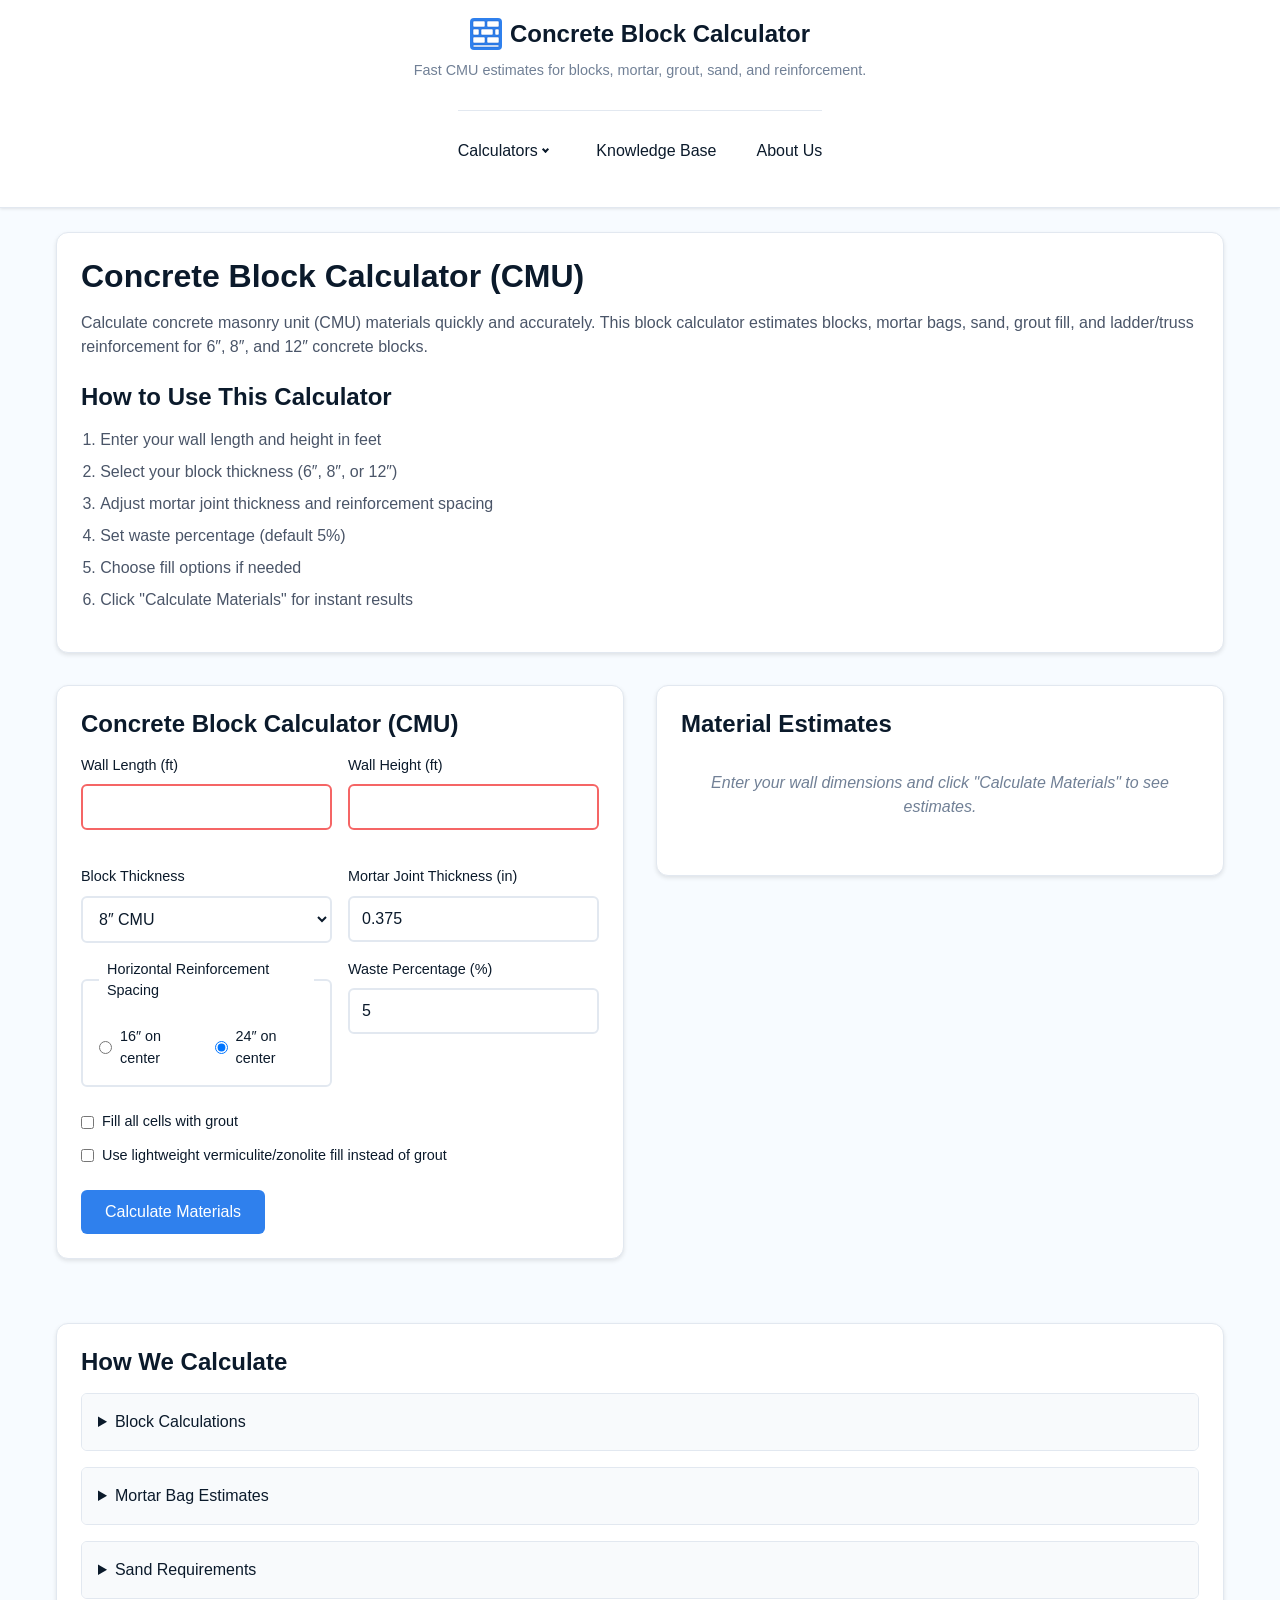
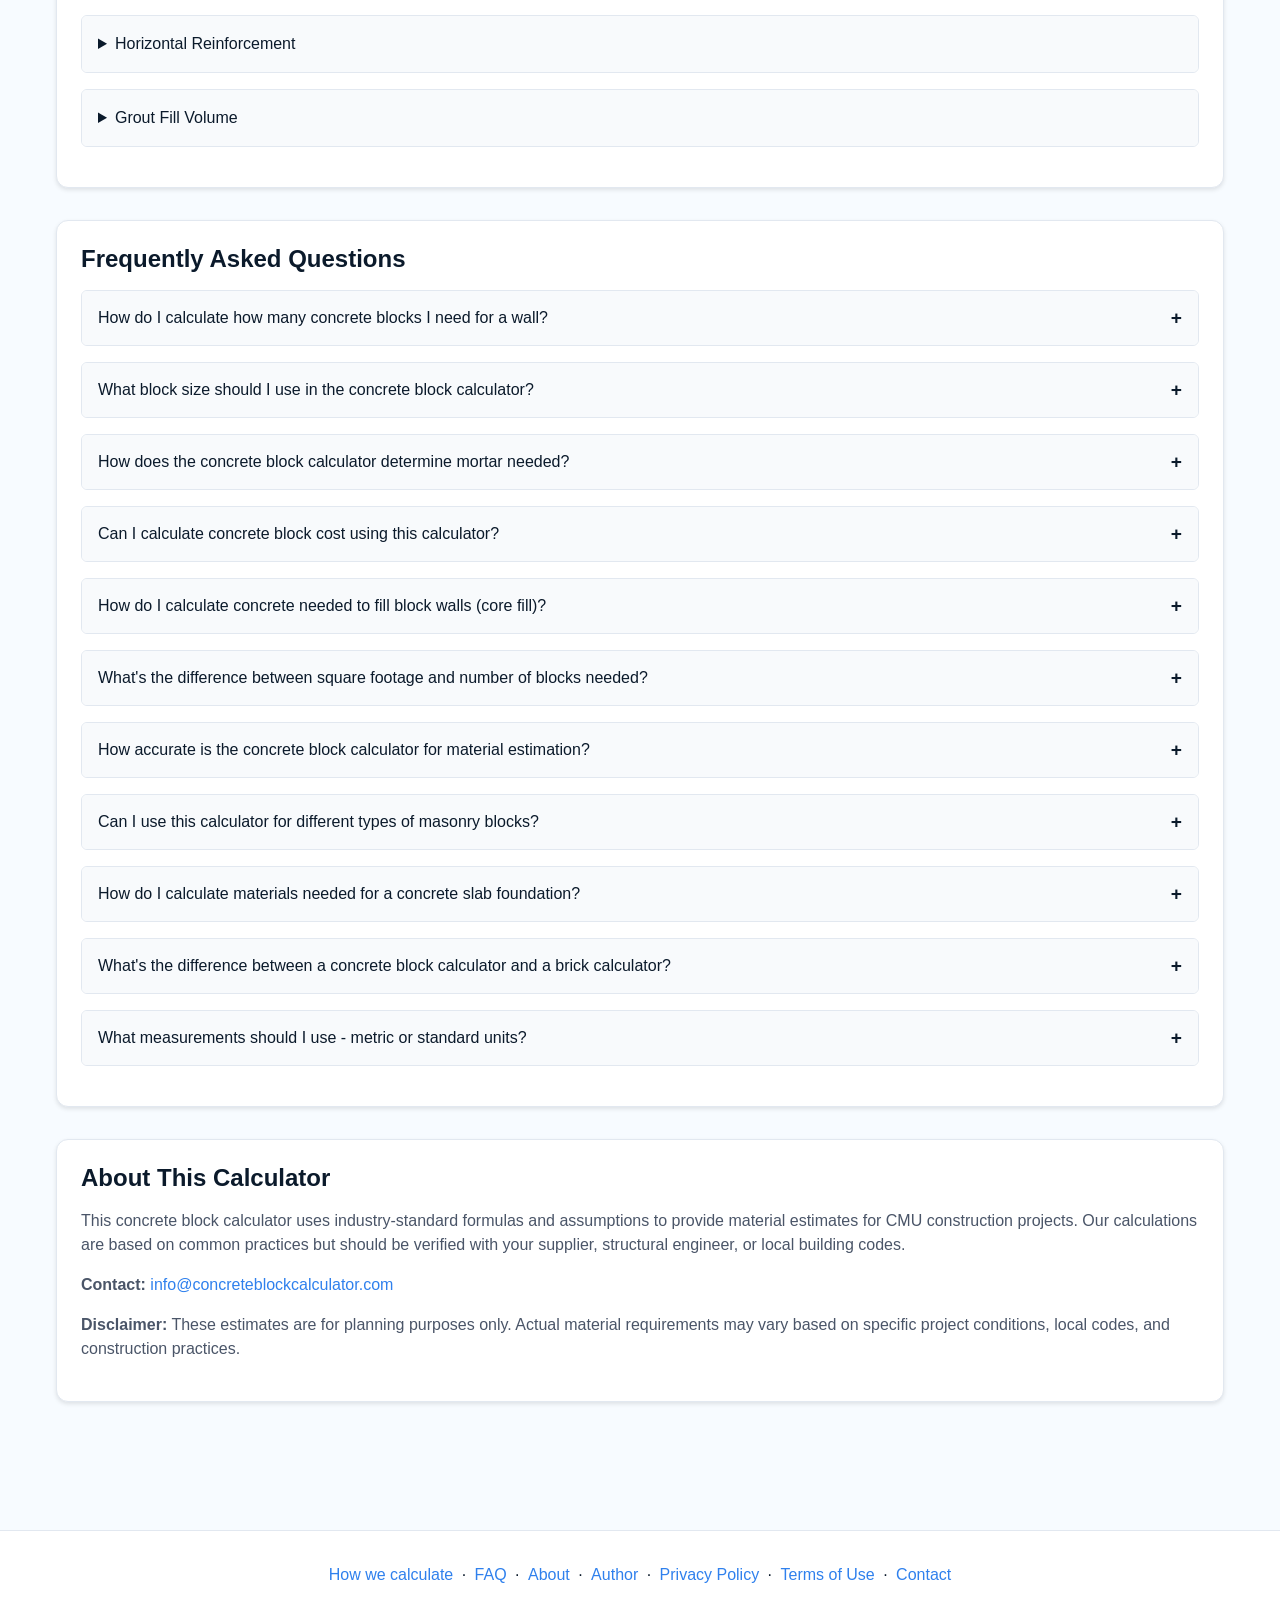
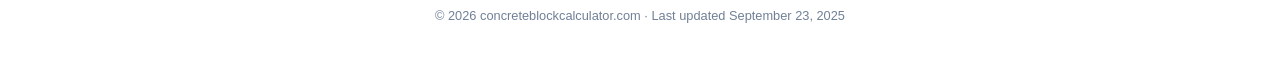
<file: index.html>
<!DOCTYPE html>
<html lang="en">
<head>
  <meta charset="utf-8">
  <title>Concrete Block Calculator (CMU) – Blocks, Mortar, Grout, Reinforcement</title>
  <meta name="viewport" content="width=device-width, initial-scale=1">
  <meta name="description" content="Calculate concrete block (CMU) materials for 6″, 8″, and 12″ blocks. Estimate blocks, mortar, sand, grout, and reinforcement with our fast, accurate tool.">
  <link rel="canonical" href="https://concreteblockcalculator.com/">
  <meta property="og:title" content="Concrete Block Calculator (CMU)">
  <meta property="og:description" content="Calculate concrete block (CMU) materials for 6″, 8″, and 12″ blocks. Estimate blocks, mortar, sand, grout, and reinforcement with our fast, accurate tool.">
  <meta property="og:type" content="website">
  <meta property="og:url" content="https://concreteblockcalculator.com/">
  <meta property="og:image" content="https://concreteblockcalculator.com/favicon.svg">
  <meta name="twitter:card" content="summary_large_image">
  <meta name="twitter:title" content="Concrete Block Calculator (CMU)">
  <meta name="twitter:description" content="Calculate concrete block (CMU) materials for 6″, 8″, and 12″ blocks. Estimate blocks, mortar, sand, grout, and reinforcement with our fast, accurate tool.">
  <meta name="twitter:image" content="https://concreteblockcalculator.com/favicon.svg">
  <link rel="manifest" href="manifest.webmanifest">
  <link rel="icon" href="favicon.svg" type="image/svg+xml">
  
  <!-- Google tag (gtag.js) -->
  <script async src="https://www.googletagmanager.com/gtag/js?id=G-LEM0LS9VSQ"></script>
  <script>
    window.dataLayer = window.dataLayer || [];
    function gtag(){dataLayer.push(arguments);}
    gtag('js', new Date());
    gtag('config', 'G-LEM0LS9VSQ');
  </script>
  
  <style>
    /* Critical CSS for above-the-fold */
    *,*::before,*::after{box-sizing:border-box}
    body{margin:0;font-family:-apple-system,BlinkMacSystemFont,"Segoe UI",Roboto,sans-serif;line-height:1.5;color:#0B1A2B;background:#F7FBFF}
    .site-header{position:relative;padding:1rem 1.5rem;background:#fff;box-shadow:0 1px 3px rgba(0,0,0,0.1);z-index:1000}
    .header-container{display:flex;justify-content:space-between;align-items:center;max-width:1400px;margin:0 auto}
    .nav-menu{display:flex;justify-content:center;gap:1rem;margin:1rem 0}
    .nav-menu a{font-size:1rem;color:#0B1A2B;text-decoration:none}
    .nav-menu a:hover{text-decoration:underline}
    .brand{display:inline-flex;align-items:center;gap:0.5rem;font-size:1.5rem;font-weight:700;text-decoration:none;color:#0B1A2B}
    .brand img{width:32px;height:32px}
    .tagline{margin:0.5rem 0 0;color:#666;font-size:0.9rem}
    main{max-width:1200px;margin:0 auto;padding:1rem}
    .calculator{background:#fff;border-radius:8px;padding:1.5rem;margin-bottom:2rem;box-shadow:0 2px 4px rgba(0,0,0,0.1)}
    h1{margin:0 0 1rem;font-size:2rem;color:#0B1A2B}
  </style>
  <link rel="stylesheet" href="styles.css">
</head>
<body>
  <a href="#main" class="skip-link">Skip to main content</a>
  <header class="site-header">
    <div class="header-container">
      <div class="brand-group">
        <a class="brand" href="./">
          <img src="favicon.svg" alt="" aria-hidden="true" width="32" height="32">
          <span>Concrete Block Calculator</span>
        </a>
        <p class="tagline">Fast CMU estimates for blocks, mortar, grout, sand, and reinforcement.</p>
      </div>

      <button class="menu-toggle" aria-label="Toggle navigation" aria-expanded="false" id="menuToggle">
        <span class="hamburger"></span>
      </button>

      <nav class="main-nav" id="mainNav">
        <div class="nav-item dropdown">
          <a class="nav-link dropdown-toggle" id="calculatorsDropdown" role="button" aria-expanded="false">Calculators</a>
          <div class="dropdown-menu" aria-labelledby="calculatorsDropdown">
            <a href="./" class="dropdown-item active">Concrete Block Calculator</a>
            <a href="retaining-wall/" class="dropdown-item">Retaining Wall Calculator</a>
            <a href="block-weight/" class="dropdown-item">Block Weight Calculator</a>
            <a href="fire-pit-planter/" class="dropdown-item">Fire Pit & Planter Calculator</a>
          </div>
        </div>
        <div class="nav-item">
          <a href="knowledge-base/" class="nav-link">Knowledge Base</a>
        </div>
        <div class="nav-item">
          <a href="about-us/" class="nav-link">About Us</a>
        </div>
      </nav>
    </div>
  </header>

  <main id="main">
    <section class="intro">
      <h1>Concrete Block Calculator (CMU)</h1>
      <p>Calculate concrete masonry unit (CMU) materials quickly and accurately. This block calculator estimates blocks, mortar bags, sand, grout fill, and ladder/truss reinforcement for 6″, 8″, and 12″ concrete blocks.</p>
      <div class="steps">
        <h2>How to Use This Calculator</h2>
        <ol>
          <li>Enter your wall length and height in feet</li>
          <li>Select your block thickness (6″, 8″, or 12″)</li>
          <li>Adjust mortar joint thickness and reinforcement spacing</li>
          <li>Set waste percentage (default 5%)</li>
          <li>Choose fill options if needed</li>
          <li>Click "Calculate Materials" for instant results</li>
        </ol>
      </div>
    </section>

    <div class="main-content">
      <section class="calculator" aria-labelledby="calc-title">
        <h2 id="calc-title">Concrete Block Calculator (CMU)</h2>
        
        <form id="calc-form" novalidate>
          <div class="form-grid">
            <div class="form-group">
              <label for="length">Wall Length (ft)</label>
              <input type="number" id="length" name="length" min="0" step="0.1" required aria-describedby="length-error">
              <div id="length-error" class="error-message" aria-live="polite"></div>
            </div>

            <div class="form-group">
              <label for="height">Wall Height (ft)</label>
              <input type="number" id="height" name="height" min="0" step="0.1" required aria-describedby="height-error">
              <div id="height-error" class="error-message" aria-live="polite"></div>
            </div>

            <div class="form-group">
              <label for="thickness">Block Thickness</label>
              <select id="thickness" name="thickness" required>
                <option value="6">6″ CMU</option>
                <option value="8" selected>8″ CMU</option>
                <option value="12">12″ CMU</option>
              </select>
            </div>

            <div class="form-group">
              <label for="mortarJoint">Mortar Joint Thickness (in)</label>
              <input type="number" id="mortarJoint" name="mortarJoint" value="0.375" min="0.25" max="0.75" step="0.125" title="Typical range: 0.25″ to 0.75″">
            </div>

            <div class="form-group">
              <fieldset>
                <legend>Horizontal Reinforcement Spacing</legend>
                <div class="radio-group">
                  <label>
                    <input type="radio" name="spacing" value="16" id="spacing16">
                    <span>16″ on center</span>
                  </label>
                  <label>
                    <input type="radio" name="spacing" value="24" id="spacing24" checked>
                    <span>24″ on center</span>
                  </label>
                </div>
              </fieldset>
            </div>

            <div class="form-group">
              <label for="waste">Waste Percentage (%)</label>
              <input type="number" id="waste" name="waste" value="5" min="0" max="20" step="1">
            </div>
          </div>

          <div class="options">
            <div class="checkbox-group">
              <label>
                <input type="checkbox" id="fillCells" name="fillCells">
                <span>Fill all cells with grout</span>
              </label>
            </div>
            <div class="checkbox-group">
              <label>
                <input type="checkbox" id="useVermiculite" name="useVermiculite">
                <span>Use lightweight vermiculite/zonolite fill instead of grout</span>
              </label>
            </div>
          </div>

          <button type="submit" class="btn-primary">Calculate Materials</button>
        </form>
      </section>

      <section class="results" aria-live="polite" aria-atomic="true" id="results">
        <h2>Material Estimates</h2>
        <div id="results-content">
          <p class="placeholder">Enter your wall dimensions and click "Calculate Materials" to see estimates.</p>
        </div>
        <div class="result-actions" style="display: none;">
          <button id="printBtn" class="btn-secondary">Print / Save PDF</button>
          <button id="copyBtn" class="btn-secondary">Copy Results</button>
          <button id="shareBtn" class="btn-secondary">Share Link</button>
        </div>
      </section>
    </div>

    <section class="how" id="how-we-calculate">
      <h2>How We Calculate</h2>
      <details>
        <summary>Block Calculations</summary>
        <p><strong>Formula:</strong> Wall Area (ft²) ÷ Block Face Area (0.889 ft²) = Raw Blocks Needed</p>
        <p>Each standard 8×8×16 block covers approximately 0.889 square feet including mortar joints. We round up and add your specified waste percentage.</p>
      </details>
      
      <details>
        <summary>Mortar Bag Estimates</summary>
        <p><strong>Formula:</strong> (Blocks ÷ 100) × 7 bags = Mortar Bags</p>
        <p>Based on industry standard of approximately 7 bags of masonry cement per 100 blocks. Actual usage may vary based on joint thickness and block dimensions.</p>
      </details>
      
      <details>
        <summary>Sand Requirements</summary>
        <p><strong>Formula:</strong> Mortar Bags × 0.003 tons/bag = Sand Needed</p>
        <p>Estimates sand based on typical mortar mix ratios. Many contractors add an extra half yard for small pours.</p>
      </details>
      
      <details>
        <summary>Horizontal Reinforcement</summary>
        <p><strong>Formula:</strong> (Wall Height ÷ Spacing) × Wall Length = Linear Feet</p>
        <p>Calculates ladder or truss reinforcement runs based on your selected spacing (16″ or 24″ on center). Results rounded to 10-foot stick purchases.</p>
      </details>
      
      <details>
        <summary>Grout Fill Volume</summary>
        <p><strong>Factors per 100 ft²:</strong> 6″ = 0.93 yd³, 8″ = 1.12 yd³, 12″ = 1.65 yd³</p>
        <p>Based on typical hollow core volumes for standard CMU blocks. Add half yard option available for small pours.</p>
      </details>
    </section>

    <section class="faq" id="faq">
      <h2>Frequently Asked Questions</h2>
      
      <div class="faq-item">
        <button class="faq-question" aria-expanded="false" aria-controls="faq1">
          How do I calculate how many concrete blocks I need for a wall?
        </button>
        <div class="faq-answer" id="faq1">
          <p>To calculate the number of concrete blocks needed for a wall, use our concrete block calculator by entering the wall's width and height dimensions. The calculator will determine the total square footage of your wall and divide it by the area of a single concrete block to estimate the quantity needed. Remember to add 5-10% extra blocks for cuts and breakage during construction.</p>
        </div>
      </div>

      <div class="faq-item">
        <button class="faq-question" aria-expanded="false" aria-controls="faq2">
          What block size should I use in the concrete block calculator?
        </button>
        <div class="faq-answer" id="faq2">
          <p>Standard concrete blocks come in various sizes, with the most common being 8x8x16 inches. When using the concrete block calculator, select your specific block size from the dropdown menu. The calculator supports different masonry block dimensions including hollow blocks, cinder blocks, and solid concrete blocks to provide accurate material estimation.</p>
        </div>
      </div>

      <div class="faq-item">
        <button class="faq-question" aria-expanded="false" aria-controls="faq3">
          How does the concrete block calculator determine mortar needed?
        </button>
        <div class="faq-answer" id="faq3">
          <p>Our masonry calculator estimates the amount of mortar required based on your wall dimensions and block size. It calculates the number of mortar joints (horizontal and vertical) and multiplies by the joint thickness to determine total mortar volume. Typically, you'll need about 1 bag of mortar mix per 30-35 concrete blocks, depending on joint thickness and block dimensions.</p>
        </div>
      </div>

      <div class="faq-item">
        <button class="faq-question" aria-expanded="false" aria-controls="faq4">
          Can I calculate concrete block cost using this calculator?
        </button>
        <div class="faq-answer" id="faq4">
          <p>Yes, our concrete block calculator includes a cost estimation feature. Simply enter the price per block or price per square foot in your area, and the calculator will multiply this by the total number of blocks needed to estimate your material cost. This helps with construction budgeting and project planning.</p>
        </div>
      </div>

      <div class="faq-item">
        <button class="faq-question" aria-expanded="false" aria-controls="faq5">
          How do I calculate concrete needed to fill block walls (core fill)?
        </button>
        <div class="faq-answer" id="faq5">
          <p>To calculate concrete needed for block fill, use the calculator's core fill option. Enter your wall dimensions and select hollow blocks. The calculator will determine the volume of hollow cores that need filling with concrete. This is essential for reinforced masonry construction and structural concrete block walls.</p>
        </div>
      </div>

      <div class="faq-item">
        <button class="faq-question" aria-expanded="false" aria-controls="faq6">
          What's the difference between square footage and number of blocks needed?
        </button>
        <div class="faq-answer" id="faq6">
          <p>Square footage measures the total wall area, while the number of blocks needed is calculated by dividing the wall's square footage by the area of a single block. Our concrete block calculator performs this calculation automatically, accounting for mortar joints and providing both measurements for your construction project.</p>
        </div>
      </div>

      <div class="faq-item">
        <button class="faq-question" aria-expanded="false" aria-controls="faq7">
          How accurate is the concrete block calculator for material estimation?
        </button>
        <div class="faq-answer" id="faq7">
          <p>Our free concrete calculator provides precise estimates based on standard construction practices. However, actual materials needed may vary depending on factors like block size variations, mortar joint thickness, and construction methods. We recommend ordering 5-10% additional materials beyond the calculator's estimate to account for waste and cuts.</p>
        </div>
      </div>

      <div class="faq-item">
        <button class="faq-question" aria-expanded="false" aria-controls="faq8">
          Can I use this calculator for different types of masonry blocks?
        </button>
        <div class="faq-answer" id="faq8">
          <p>Yes, our masonry calculators support various block types including concrete blocks, cinder blocks, hollow blocks, and solid masonry units. Select your specific block type and dimensions, and the calculator will adjust the estimation accordingly. This versatility makes it useful for different construction and foundation projects.</p>
        </div>
      </div>

      <div class="faq-item">
        <button class="faq-question" aria-expanded="false" aria-controls="faq9">
          How do I calculate materials needed for a concrete slab foundation?
        </button>
        <div class="faq-answer" id="faq9">
          <p>For slab calculations, enter the length, width, and thickness of your concrete slab. The calculator will determine the cubic yards of concrete needed and can estimate additional materials like aggregate, cement, and sand ratios. This feature is perfect for foundation work and concrete construction projects.</p>
        </div>
      </div>

      <div class="faq-item">
        <button class="faq-question" aria-expanded="false" aria-controls="faq10">
          What's the difference between a concrete block calculator and a brick calculator?
        </button>
        <div class="faq-answer" id="faq10">
          <p>Concrete blocks and bricks are different masonry materials requiring separate calculations. Concrete blocks are typically larger (8x8x16 inches) and used for structural walls and foundations, while bricks are smaller (approximately 2.25x3.75x8 inches) and often used for decorative facades. Our concrete block calculator is specifically designed for concrete masonry units (CMU), but we also offer a brick calculator for traditional clay brick projects. Brick calculations require different mortar ratios and joint spacing compared to concrete blocks.</p>
        </div>
      </div>

      <div class="faq-item">
        <button class="faq-question" aria-expanded="false" aria-controls="faq11">
          What measurements should I use - metric or standard units?
        </button>
        <div class="faq-answer" id="faq11">
          <p>Our concrete block calculator supports both metric and standard (inch/foot) measurements. Choose the unit system that matches your project specifications. The calculator will maintain consistency throughout all calculations and provide results in your selected measurement system, ensuring accurate material quantity determination for your masonry project.</p>
        </div>
      </div>

      <script type="application/ld+json" id="faq-jsonld">
      {
        "@context": "https://schema.org",
        "@type": "FAQPage",
        "mainEntity": [
          {
            "@type": "Question",
            "name": "How do I calculate how many concrete blocks I need for a wall?",
            "acceptedAnswer": {
              "@type": "Answer",
              "text": "To calculate the number of concrete blocks needed for a wall, use our concrete block calculator by entering the wall's width and height dimensions. The calculator will determine the total square footage of your wall and divide it by the area of a single concrete block to estimate the quantity needed. Remember to add 5-10% extra blocks for cuts and breakage during construction."
            }
          },
          {
            "@type": "Question",
            "name": "What block size should I use in the concrete block calculator?",
            "acceptedAnswer": {
              "@type": "Answer",
              "text": "Standard concrete blocks come in various sizes, with the most common being 8x8x16 inches. When using the concrete block calculator, select your specific block size from the dropdown menu. The calculator supports different masonry block dimensions including hollow blocks, cinder blocks, and solid concrete blocks to provide accurate material estimation."
            }
          },
          {
            "@type": "Question",
            "name": "How does the concrete block calculator determine mortar needed?",
            "acceptedAnswer": {
              "@type": "Answer",
              "text": "Our masonry calculator estimates the amount of mortar required based on your wall dimensions and block size. It calculates the number of mortar joints (horizontal and vertical) and multiplies by the joint thickness to determine total mortar volume. Typically, you'll need about 1 bag of mortar mix per 30-35 concrete blocks, depending on joint thickness and block dimensions."
            }
          },
          {
            "@type": "Question",
            "name": "Can I calculate concrete block cost using this calculator?",
            "acceptedAnswer": {
              "@type": "Answer",
              "text": "Yes, our concrete block calculator includes a cost estimation feature. Simply enter the price per block or price per square foot in your area, and the calculator will multiply this by the total number of blocks needed to estimate your material cost. This helps with construction budgeting and project planning."
            }
          },
          {
            "@type": "Question",
            "name": "How do I calculate concrete needed to fill block walls (core fill)?",
            "acceptedAnswer": {
              "@type": "Answer",
              "text": "To calculate concrete needed for block fill, use the calculator's core fill option. Enter your wall dimensions and select hollow blocks. The calculator will determine the volume of hollow cores that need filling with concrete. This is essential for reinforced masonry construction and structural concrete block walls."
            }
          },
          {
            "@type": "Question",
            "name": "What's the difference between square footage and number of blocks needed?",
            "acceptedAnswer": {
              "@type": "Answer",
              "text": "Square footage measures the total wall area, while the number of blocks needed is calculated by dividing the wall's square footage by the area of a single block. Our concrete block calculator performs this calculation automatically, accounting for mortar joints and providing both measurements for your construction project."
            }
          },
          {
            "@type": "Question",
            "name": "How accurate is the concrete block calculator for material estimation?",
            "acceptedAnswer": {
              "@type": "Answer",
              "text": "Our free concrete calculator provides precise estimates based on standard construction practices. However, actual materials needed may vary depending on factors like block size variations, mortar joint thickness, and construction methods. We recommend ordering 5-10% additional materials beyond the calculator's estimate to account for waste and cuts."
            }
          },
          {
            "@type": "Question",
            "name": "Can I use this calculator for different types of masonry blocks?",
            "acceptedAnswer": {
              "@type": "Answer",
              "text": "Yes, our masonry calculators support various block types including concrete blocks, cinder blocks, hollow blocks, and solid masonry units. Select your specific block type and dimensions, and the calculator will adjust the estimation accordingly. This versatility makes it useful for different construction and foundation projects."
            }
          },
          {
            "@type": "Question",
            "name": "How do I calculate materials needed for a concrete slab foundation?",
            "acceptedAnswer": {
              "@type": "Answer",
              "text": "For slab calculations, enter the length, width, and thickness of your concrete slab. The calculator will determine the cubic yards of concrete needed and can estimate additional materials like aggregate, cement, and sand ratios. This feature is perfect for foundation work and concrete construction projects."
            }
          },
          {
            "@type": "Question",
            "name": "What's the difference between a concrete block calculator and a brick calculator?",
            "acceptedAnswer": {
              "@type": "Answer",
              "text": "Concrete blocks and bricks are different masonry materials requiring separate calculations. Concrete blocks are typically larger (8x8x16 inches) and used for structural walls and foundations, while bricks are smaller (approximately 2.25x3.75x8 inches) and often used for decorative facades. Our concrete block calculator is specifically designed for concrete masonry units (CMU), but we also offer a brick calculator for traditional clay brick projects. Brick calculations require different mortar ratios and joint spacing compared to concrete blocks."
            }
          },
          {
            "@type": "Question",
            "name": "What measurements should I use - metric or standard units?",
            "acceptedAnswer": {
              "@type": "Answer",
              "text": "Our concrete block calculator supports both metric and standard (inch/foot) measurements. Choose the unit system that matches your project specifications. The calculator will maintain consistency throughout all calculations and provide results in your selected measurement system, ensuring accurate material quantity determination for your masonry project."
            }
          }
        ]
      }
      </script>
      <script type="application/ld+json">
      {
        "@context": "https://schema.org",
        "@type": "WebApplication",
        "name": "Concrete Block Calculator (CMU)",
        "url": "https://concreteblockcalculator.com/",
        "description": "A web-based calculator for estimating concrete masonry unit (CMU) materials, including blocks, mortar, sand, grout, and reinforcement for 6″, 8″, and 12″ blocks.",
        "applicationCategory": "Construction",
        "operatingSystem": "All",
        "offers": {
          "@type": "Offer",
          "price": "0",
          "priceCurrency": "USD"
        }
      }
      </script>
    </section>

    <section class="about">
      <h2>About This Calculator</h2>
      <p>This concrete block calculator uses industry-standard formulas and assumptions to provide material estimates for CMU construction projects. Our calculations are based on common practices but should be verified with your supplier, structural engineer, or local building codes.</p>
      <p><strong>Contact:</strong> <a href="mailto:info@concreteblockcalculator.com">info@concreteblockcalculator.com</a></p>
      <p><strong>Disclaimer:</strong> These estimates are for planning purposes only. Actual material requirements may vary based on specific project conditions, local codes, and construction practices.</p>
    </section>
  </main>

  <footer class="site-footer">
    <nav>
      <a href="#how-we-calculate">How we calculate</a> · 
      <a href="#faq">FAQ</a> · 
      <a href="about-us/">About</a> · 
      <a href="about-us/">Author</a> · 
      <a href="privacy/">Privacy Policy</a> · 
      <a href="terms/">Terms of Use</a> · 
      <a href="mailto:info@concreteblockcalculator.com">Contact</a>
    </nav>
    <small>
      © <span id="year"></span> concreteblockcalculator.com · 
      Last updated <time id="lastUpdated" datetime="2025-09-23">September 23, 2025</time>
    </small>
  </footer>

  <script src="app.js" defer></script>
</body>
</html>
</file>
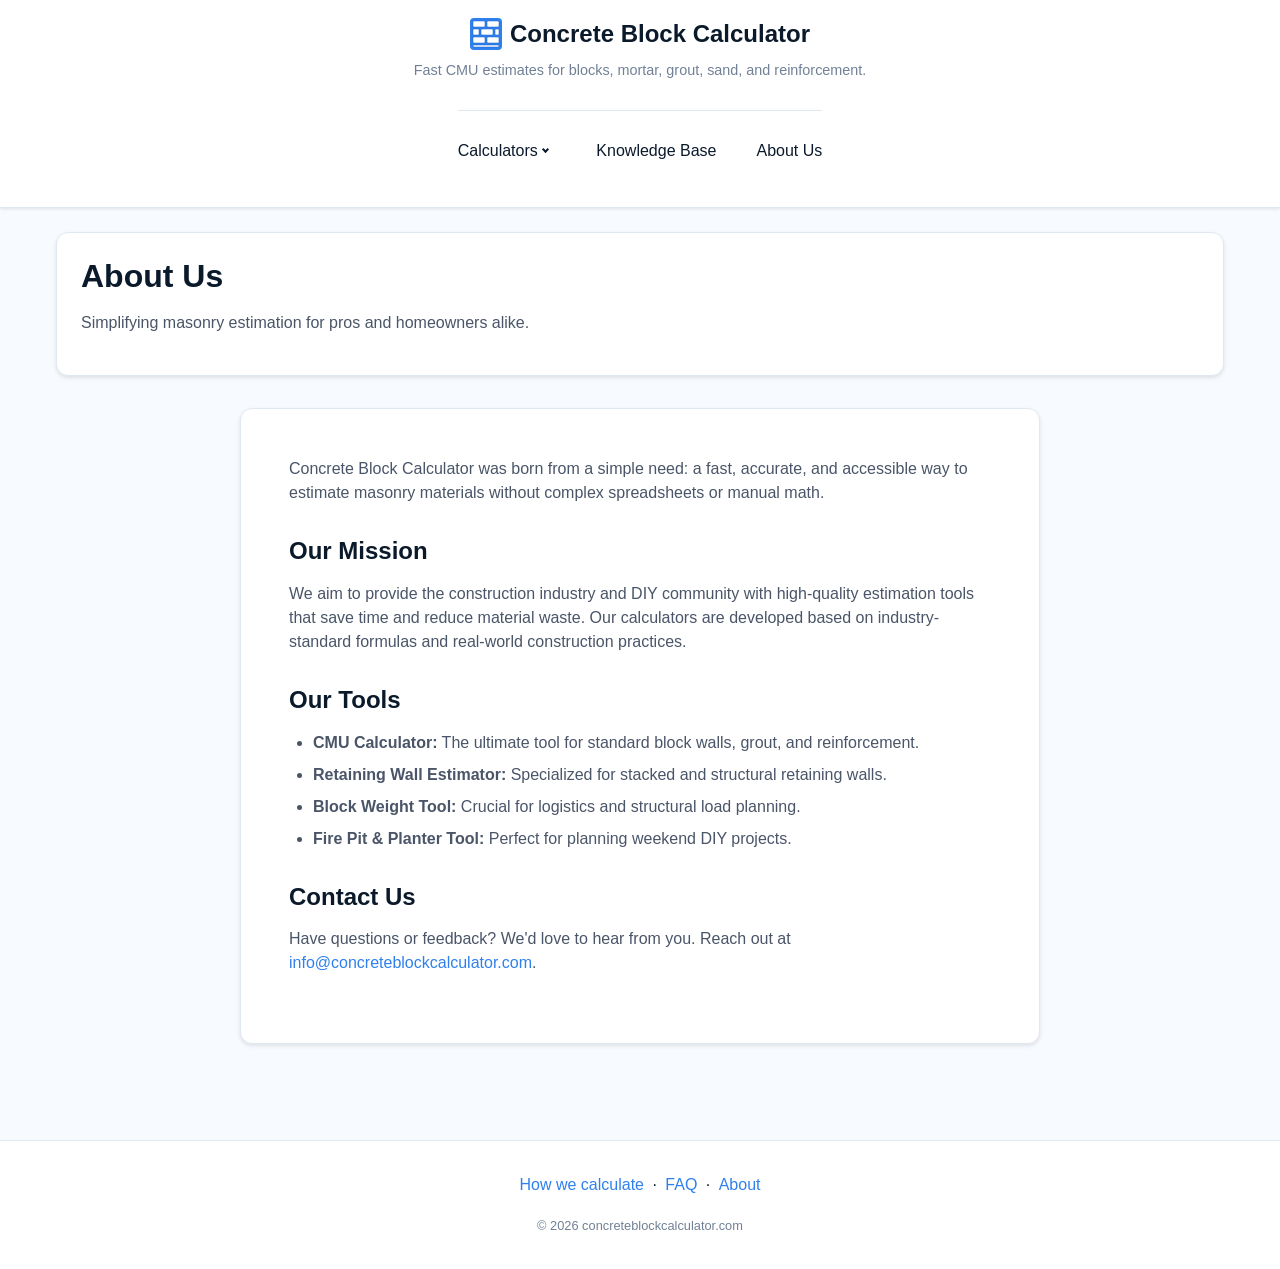
<file: about-us/index.html>
<!DOCTYPE html>
<html lang="en">
<head>
  <meta charset="utf-8">
  <title>About Us – Concrete Block Calculator</title>
  <meta name="viewport" content="width=device-width, initial-scale=1">
  <meta name="description" content="Learn more about our mission to provide accurate, easy-to-use masonry tools for professionals and DIYers.">
  <link rel="icon" href="../favicon.svg" type="image/svg+xml">
  <link rel="stylesheet" href="../styles.css">
</head>
<body>
  <a href="#main" class="skip-link">Skip to main content</a>
  <header class="site-header">
    <div class="header-container">
      <div class="brand-group">
        <a class="brand" href="../">
          <img src="../favicon.svg" alt="" aria-hidden="true" width="32" height="32">
          <span>Concrete Block Calculator</span>
        </a>
        <p class="tagline">Fast CMU estimates for blocks, mortar, grout, sand, and reinforcement.</p>
      </div>

      <button class="menu-toggle" aria-label="Toggle navigation" aria-expanded="false" id="menuToggle">
        <span class="hamburger"></span>
      </button>

      <nav class="main-nav" id="mainNav">
        <div class="nav-item dropdown">
          <a class="nav-link dropdown-toggle" id="calculatorsDropdown" role="button" aria-expanded="false">Calculators</a>
          <div class="dropdown-menu" aria-labelledby="calculatorsDropdown">
            <a href="../" class="dropdown-item">Concrete Block Calculator</a>
            <a href="../retaining-wall/" class="dropdown-item">Retaining Wall Calculator</a>
            <a href="../block-weight/" class="dropdown-item">Block Weight Calculator</a>
            <a href="../fire-pit-planter/" class="dropdown-item">Fire Pit & Planter Calculator</a>
          </div>
        </div>
        <div class="nav-item"><a href="../knowledge-base/" class="nav-link">Knowledge Base</a></div>
        <div class="nav-item"><a href="../about-us/" class="nav-link active">About Us</a></div>
      </nav>
    </div>
  </header>

  <main id="main">
    <section class="intro">
      <h1>About Us</h1>
      <p>Simplifying masonry estimation for pros and homeowners alike.</p>
    </section>

    <div class="article-content">
      <p>Concrete Block Calculator was born from a simple need: a fast, accurate, and accessible way to estimate masonry materials without complex spreadsheets or manual math.</p>
      
      <h2>Our Mission</h2>
      <p>We aim to provide the construction industry and DIY community with high-quality estimation tools that save time and reduce material waste. Our calculators are developed based on industry-standard formulas and real-world construction practices.</p>

      <h2>Our Tools</h2>
      <ul>
        <li><strong>CMU Calculator:</strong> The ultimate tool for standard block walls, grout, and reinforcement.</li>
        <li><strong>Retaining Wall Estimator:</strong> Specialized for stacked and structural retaining walls.</li>
        <li><strong>Block Weight Tool:</strong> Crucial for logistics and structural load planning.</li>
        <li><strong>Fire Pit & Planter Tool:</strong> Perfect for planning weekend DIY projects.</li>
      </ul>

      <h2>Contact Us</h2>
      <p>Have questions or feedback? We'd love to hear from you. Reach out at <a href="mailto:info@concreteblockcalculator.com">info@concreteblockcalculator.com</a>.</p>
    </div>
  </main>

  <footer class="site-footer">
    <nav>
      <a href="/#how-we-calculate">How we calculate</a> · <a href="/#faq">FAQ</a> · <a href="/about-us">About</a>
    </nav>
    <small>© <span id="year"></span> concreteblockcalculator.com</small>
  </footer>

  <script src="../app.js" defer></script>
</body>
</html>
</file>
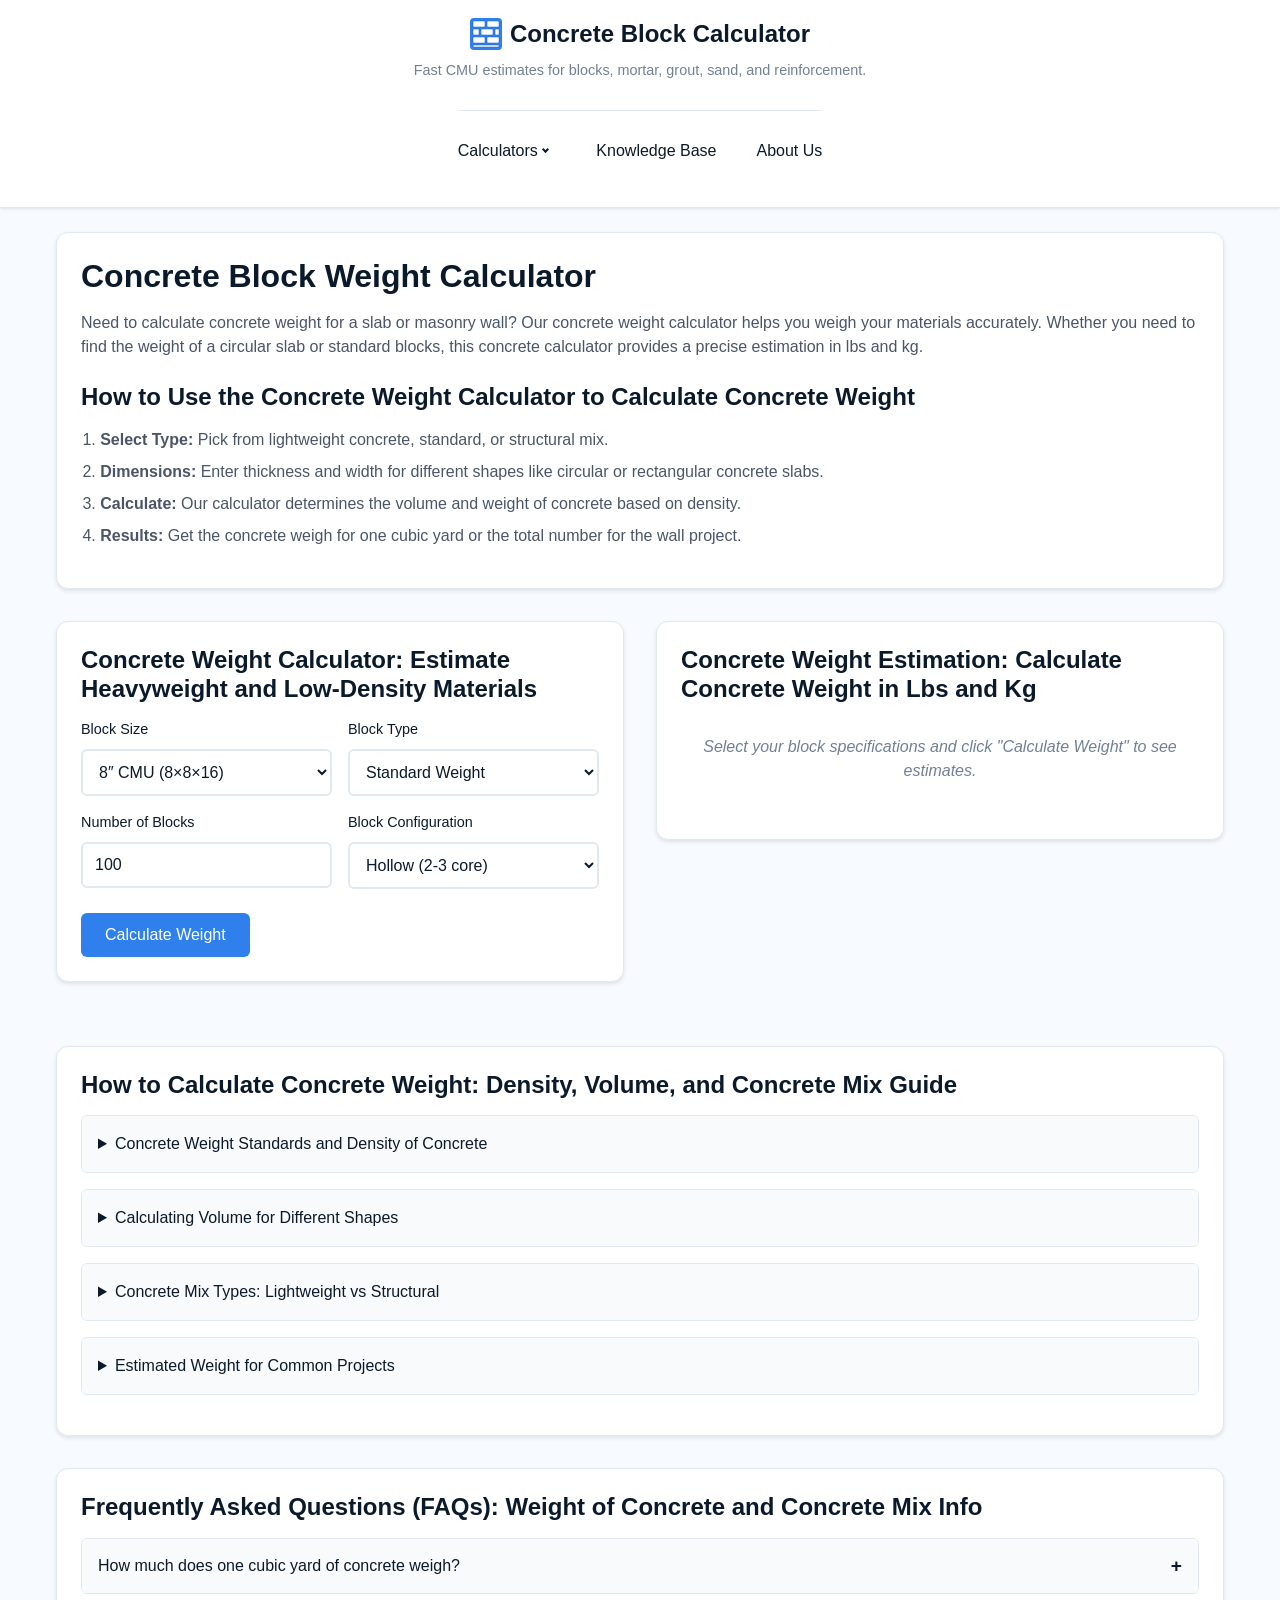
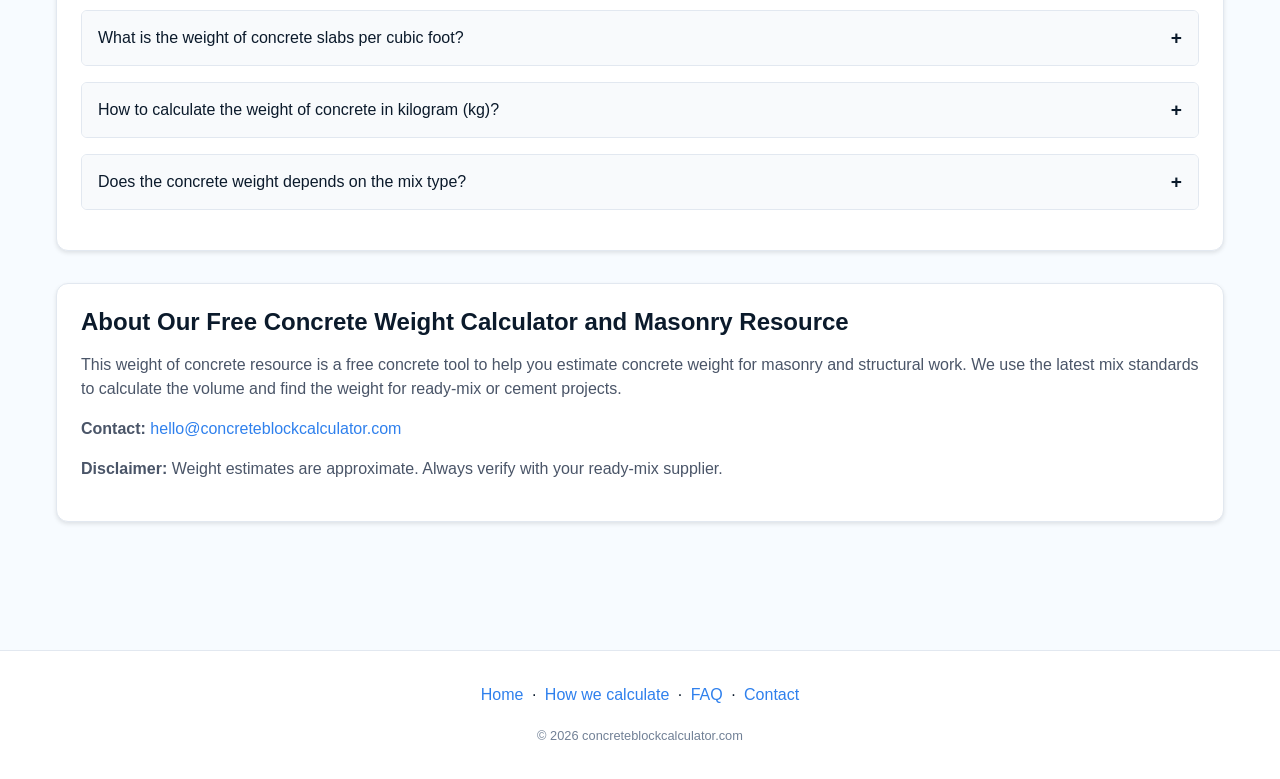
<file: block-weight/index.html>
<!doctype html>
<html lang="en">
<head>
  <meta charset="utf-8">
  <title>Concrete Weight Calculator: Weigh Your Concrete & Blocks | Free Estimator</title>
  <meta name="viewport" content="width=device-width,initial-scale=1">
  <meta name="description" content="Use our free concrete weight calculator to weigh your concrete slabs, masonry blocks, and mixes. Find the weight of concrete per cubic yard or cubic foot easily.">
  <link rel="canonical" href="https://www.concreteblockcalculator.com/block-weight/">
  <meta property="og:title" content="Concrete Weight Calculator | Weigh Concrete & Blocks">
  <meta property="og:description" content="Calculate concrete weight, density, and volume for blocks and slabs.">
  <meta property="og:type" content="website">
  <meta property="og:url" content="https://www.concreteblockcalculator.com/block-weight/">
  <meta property="og:image" content="https://www.concreteblockcalculator.com/favicon.svg">
  <meta name="twitter:card" content="summary_large_image">
  <meta name="twitter:title" content="Concrete Block Weight Calculator">
  <meta name="twitter:description" content="Calculate CMU weight and block density for different sizes.">
  <meta name="twitter:image" content="https://www.concreteblockcalculator.com/favicon.svg">
  <link rel="manifest" href="../manifest.webmanifest">
  <link rel="icon" href="../favicon.svg" type="image/svg+xml">
  
  <!-- Google tag (gtag.js) -->
  <script async src="https://www.googletagmanager.com/gtag/js?id=G-LEM0LS9VSQ"></script>
  <script>
    window.dataLayer = window.dataLayer || [];
    function gtag(){dataLayer.push(arguments);}
    gtag('js', new Date());
    gtag('config', 'G-LEM0LS9VSQ');
  </script>
  
  <style>
    /* Critical CSS for above-the-fold */
    *,*::before,*::after{box-sizing:border-box}
    body{margin:0;font-family:-apple-system,BlinkMacSystemFont,"Segoe UI",Roboto,sans-serif;line-height:1.5;color:#0B1A2B;background:#F7FBFF}
    .site-header{position:relative;padding:1rem 1.5rem;background:#fff;box-shadow:0 1px 3px rgba(0,0,0,0.1);z-index:1000}
    .header-container{display:flex;justify-content:space-between;align-items:center;max-width:1400px;margin:0 auto}
    .brand{display:inline-flex;align-items:center;gap:0.5rem;font-size:1.5rem;font-weight:700;text-decoration:none;color:#0B1A2B}
    .brand img{width:32px;height:32px}
    .tagline{margin:0.5rem 0 0;color:#666;font-size:0.9rem}
    main{max-width:1200px;margin:0 auto;padding:1rem}
    .calculator{background:#fff;border-radius:8px;padding:1.5rem;margin-bottom:2rem;box-shadow:0 2px 4px rgba(0,0,0,0.1)}
    h1{margin:0 0 1rem;font-size:2rem;color:#0B1A2B}
  </style>
  <link rel="stylesheet" href="../styles.css">
</head>
<body>
  <header class="site-header">
    <div class="header-container">
      <div class="brand-group">
        <a class="brand" href="../">
          <img src="../favicon.svg" alt="" aria-hidden="true" width="32" height="32">
          <span>Concrete Block Calculator</span>
        </a>
        <p class="tagline">Fast CMU estimates for blocks, mortar, grout, sand, and reinforcement.</p>
      </div>

      <button class="menu-toggle" aria-label="Toggle navigation" aria-expanded="false" id="menuToggle">
        <span class="hamburger"></span>
      </button>

      <nav class="main-nav" id="mainNav">
        <div class="nav-item dropdown">
          <a class="nav-link dropdown-toggle" id="calculatorsDropdown" role="button" aria-expanded="false">Calculators</a>
          <div class="dropdown-menu" aria-labelledby="calculatorsDropdown">
            <a href="../" class="dropdown-item">Concrete Block Calculator</a>
            <a href="../retaining-wall/" class="dropdown-item">Retaining Wall Calculator</a>
            <a href="../block-weight/" class="dropdown-item active">Block Weight Calculator</a>
            <a href="../fire-pit-planter/" class="dropdown-item">Fire Pit & Planter Calculator</a>
          </div>
        </div>
        <div class="nav-item">
          <a href="../knowledge-base/" class="nav-link">Knowledge Base</a>
        </div>
        <div class="nav-item">
          <a href="../about-us/" class="nav-link">About Us</a>
        </div>
      </nav>
    </div>
  </header>

  <main id="main">
    <section class="intro">
      <h1 class="intro-title">Concrete Block Weight Calculator</h1>
      <p>Need to calculate concrete weight for a slab or masonry wall? Our concrete weight calculator helps you weigh your materials accurately. Whether you need to find the weight of a circular slab or standard blocks, this concrete calculator provides a precise estimation in lbs and kg.</p>
      
      <div class="steps">
        <h2>How to Use the Concrete Weight Calculator to Calculate Concrete Weight</h2>
        <ol>
          <li><strong>Select Type:</strong> Pick from lightweight concrete, standard, or structural mix.</li>
          <li><strong>Dimensions:</strong> Enter thickness and width for different shapes like circular or rectangular concrete slabs.</li>
          <li><strong>Calculate:</strong> Our calculator determines the volume and weight of concrete based on density.</li>
          <li><strong>Results:</strong> Get the concrete weigh for one cubic yard or the total number for the wall project.</li>
        </ol>
      </div>
    </section>

    <div class="main-content">
      <section class="calculator" aria-labelledby="calc-title">
        <h2 id="calc-title">Concrete Weight Calculator: Estimate Heavyweight and Low-Density Materials</h2>
        
        <form id="calc-form" novalidate>
          <div class="form-grid">
            <div class="form-group">
              <label for="blockSize">Block Size</label>
              <select id="blockSize" name="blockSize" required>
                <option value="6">6″ CMU (6×8×16)</option>
                <option value="8" selected>8″ CMU (8×8×16)</option>
                <option value="12">12″ CMU (12×8×16)</option>
                <option value="4">4″ CMU (4×8×16)</option>
              </select>
            </div>

            <div class="form-group">
              <label for="blockType">Block Type</label>
              <select id="blockType" name="blockType" required>
                <option value="standard" selected>Standard Weight</option>
                <option value="lightweight">Lightweight</option>
                <option value="heavyweight">Heavyweight/Dense</option>
              </select>
            </div>

            <div class="form-group">
              <label for="quantity">Number of Blocks</label>
              <input type="number" id="quantity" name="quantity" min="1" value="100" step="1" required>
            </div>

            <div class="form-group">
              <label for="configuration">Block Configuration</label>
              <select id="configuration" name="configuration" required>
                <option value="hollow" selected>Hollow (2-3 core)</option>
                <option value="solid">Solid/Filled</option>
              </select>
            </div>
          </div>

          <button type="submit" class="btn-primary">Calculate Weight</button>
        </form>
      </section>

      <section class="results" aria-live="polite" aria-atomic="true" id="results">
        <h2>Concrete Weight Estimation: Calculate Concrete Weight in Lbs and Kg</h2>
        <div id="results-content">
          <p class="placeholder">Select your block specifications and click "Calculate Weight" to see estimates.</p>
        </div>
        <div class="result-actions" style="display: none;">
          <button id="printBtn" class="btn-secondary">Print / Save PDF</button>
          <button id="copyBtn" class="btn-secondary">Copy Results</button>
        </div>
      </section>
    </div>

    <section class="how" id="how-we-calculate">
      <h2>How to Calculate Concrete Weight: Density, Volume, and Concrete Mix Guide</h2>
      <details>
        <summary>Concrete Weight Standards and Density of Concrete</summary>
        <p>Concrete is a mixture of cement, sand, gravel, and coarse aggregates. The density of concrete determines its weight—standard concrete typically weighs around 145–150 lbs per cubic foot. For a cubic yard of concrete weighs about 4,000 lbs.</p>
      </details>
      
      <details>
        <summary>Calculating Volume for Different Shapes</summary>
        <p>To find the weight, first calculate the volume of concrete in cubic foot or cubic yard. Multiply the square feet by thickness (or depth of the concrete). For a circular slab, use the diameter to find the volume.</p>
      </details>
      
      <details>
        <summary>Concrete Mix Types: Lightweight vs Structural</summary>
        <p>Lightweight concrete uses low-density aggregate like crushed stone or pumice, weighing about 90–115 pounds per cubic foot. Masonry blocks and concrete products like ready-mix or mortar vary in weight of the concrete depending on the type of concrete used.</p>
      </details>
      
      <details>
        <summary>Estimated Weight for Common Projects</summary>
        <p>A typical concrete wall or slab requires several yards of concrete. One yard of concrete weighs differently based on moisture and mix. Use our concrete calculator to estimate how many kilogram or pounds you need for structural safety.</p>
      </details>
    </section>

    <section class="faq" id="faq">
      <h2>Frequently Asked Questions (FAQs): Weight of Concrete and Concrete Mix Info</h2>
      
      <div class="faq-item">
        <button class="faq-question" aria-expanded="false" aria-controls="faq1">
          How much does one cubic yard of concrete weigh?
        </button>
        <div class="faq-answer" id="faq1">
          <p>One cubic yard of concrete typically weighs about 4,000 lbs. The cubic yard of concrete weighs can vary depending on whether you use ready-mix or a low-density lightweight concrete mix.</p>
        </div>
      </div>

      <div class="faq-item">
        <button class="faq-question" aria-expanded="false" aria-controls="faq2">
          What is the weight of concrete slabs per cubic foot?
        </button>
        <div class="faq-answer" id="faq2">
          <p>Standard concrete slabs weigh approximately 150 pounds per cubic foot. If you use a circular slab template, the weight of concrete remains the same per volume, but the total amount of concrete changes.</p>
        </div>
      </div>

      <div class="faq-item">
        <button class="faq-question" aria-expanded="false" aria-controls="faq3">
          How to calculate the weight of concrete in kilogram (kg)?
        </button>
        <div class="faq-answer" id="faq3">
          <p>To calculate concrete weight in kilogram, first find the volume and weight of concrete in lbs and then multiply by 0.453592. Our concrete weight calculator does this weight conversion automatically for all concrete products.</p>
        </div>
      </div>

      <div class="faq-item">
        <button class="faq-question" aria-expanded="false" aria-controls="faq4">
          Does the concrete weight depends on the mix type?
        </button>
        <div class="faq-answer" id="faq4">
          <p>Yes, concrete weight depends heavily on the aggregate and mix. Masonry blocks using heavyweight stone will weigh much more than those using sand and low-density fillers.</p>
        </div>
      </div>

      <script type="application/ld+json">
      {
        "@context": "https://schema.org",
        "@type": "WebApplication",
        "name": "Concrete Weight Calculator",
        "url": "https://www.concreteblockcalculator.com/block-weight/",
        "applicationCategory": "CalculatorApplication",
        "operatingSystem": "Web",
        "description": "Calculate concrete weight for slabs, blocks, and various different shapes.",
        "offers": {
          "@type": "Offer",
          "price": "0",
          "priceCurrency": "USD"
        }
      }
      </script>
      <script type="application/ld+json">
      {
        "@context": "https://schema.org",
        "@type": "HowTo",
        "name": "How to Calculate Concrete Weight",
        "step": [
          {
            "@type": "HowToStep",
            "text": "Identify the type of concrete mix (standard vs lightweight)."
          },
          {
            "@type": "HowToStep",
            "text": "Determine the volume in cubic feet or cubic yards."
          },
          {
            "@type": "HowToStep",
            "text": "Multiply volume by the density of the concrete."
          }
        ]
      }
      </script>
    </section>

    <section class="about">
      <h2>About Our Free Concrete Weight Calculator and Masonry Resource</h2>
      <p>This weight of concrete resource is a free concrete tool to help you estimate concrete weight for masonry and structural work. We use the latest mix standards to calculate the volume and find the weight for ready-mix or cement projects.</p>
      <p><strong>Contact:</strong> <a href="mailto:hello@concreteblockcalculator.com">hello@concreteblockcalculator.com</a></p>
      <p><strong>Disclaimer:</strong> Weight estimates are approximate. Always verify with your ready-mix supplier.</p>
    </section>
  </main>

  <footer class="site-footer">
    <nav>
      <a href="../">Home</a> · 
      <a href="#how-we-calculate">How we calculate</a> · 
      <a href="#faq">FAQ</a> · 
      <a href="mailto:hello@concreteblockcalculator.com">Contact</a>
    </nav>
    <small>
      © <span id="year"></span> concreteblockcalculator.com
    </small>
  </footer>

  <script src="../block-weight.js" defer></script>
</body>
</html>
</file>
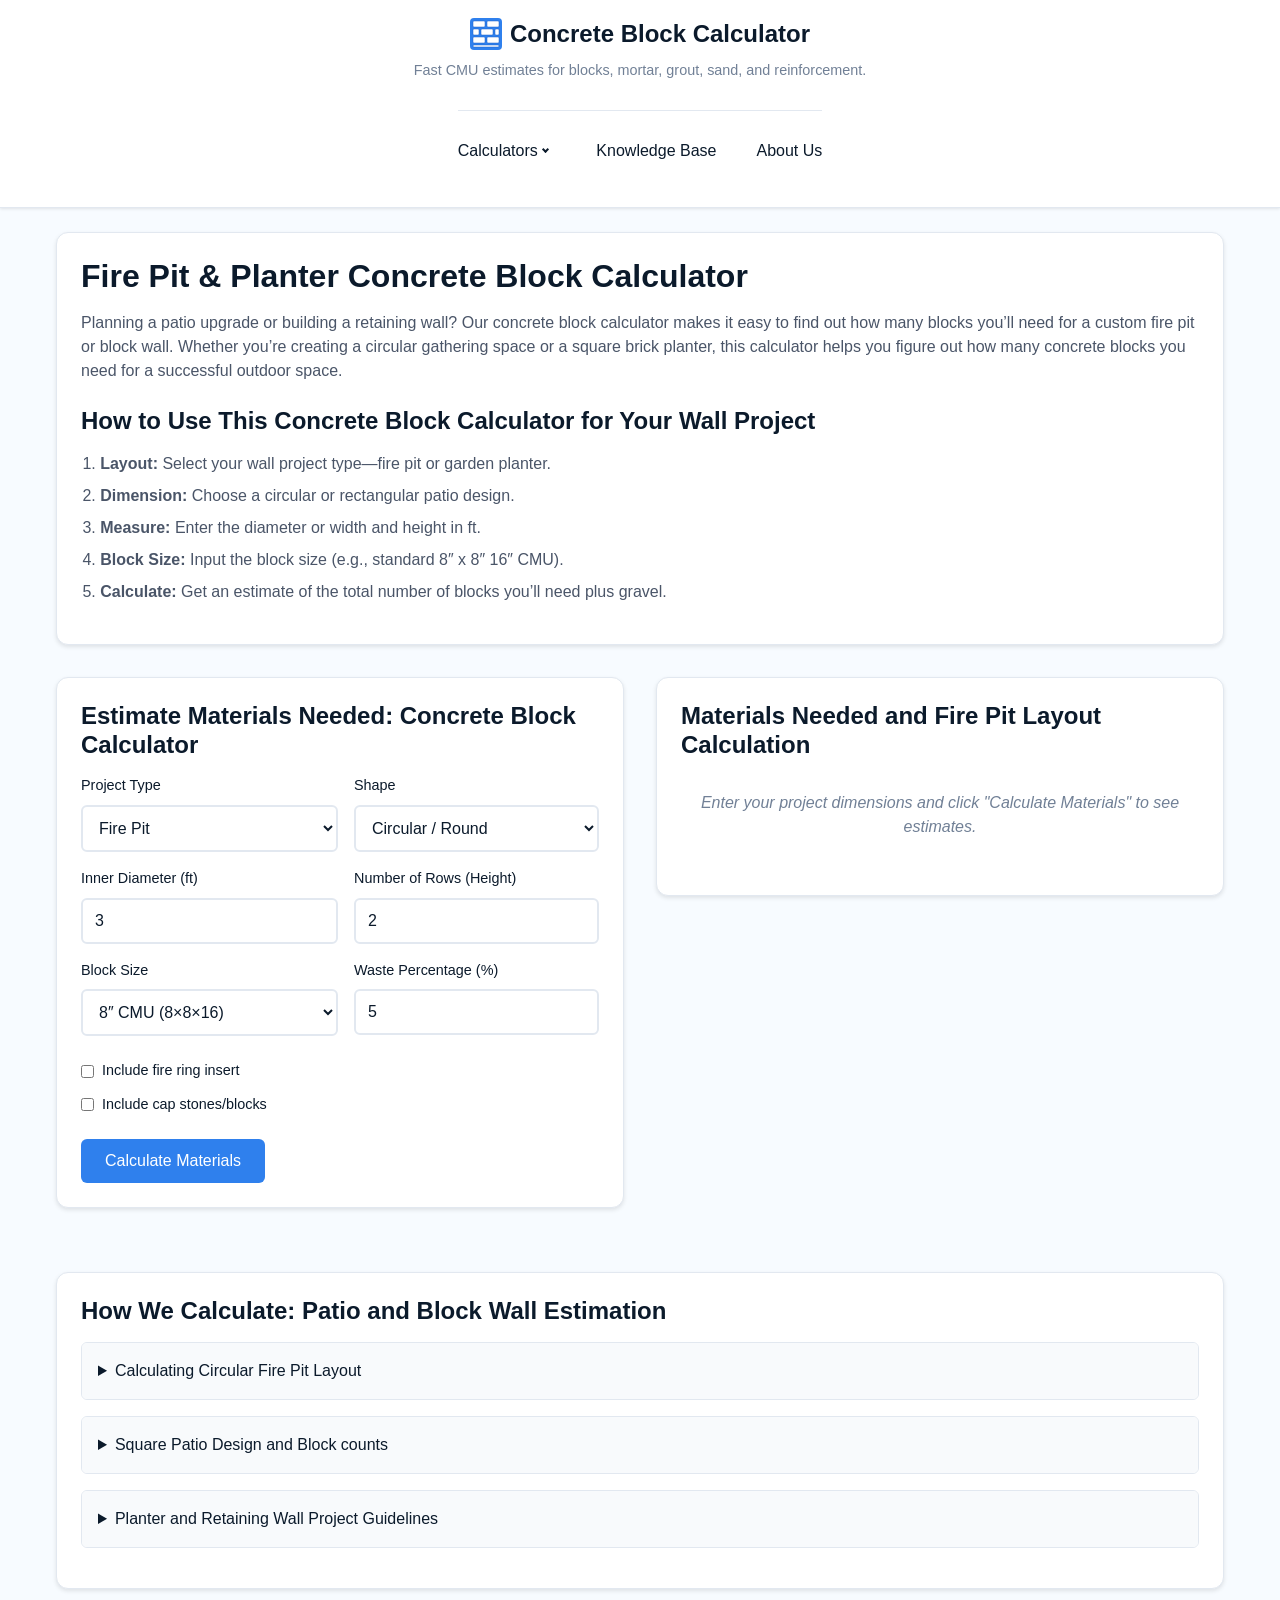
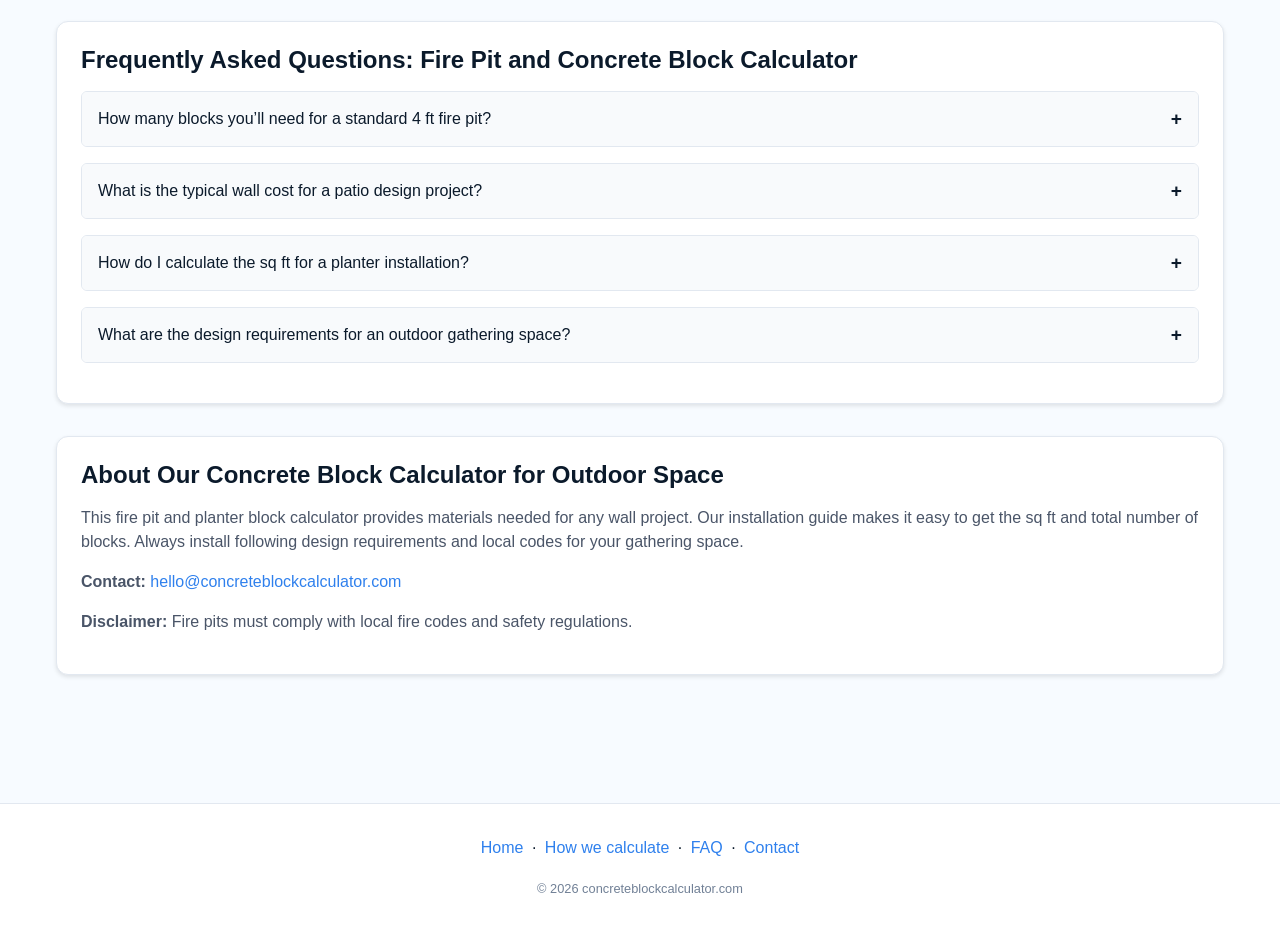
<file: fire-pit-planter/index.html>
<!doctype html>
<html lang="en">
<head>
  <meta charset="utf-8">
  <title>Fire Pit & Planter Concrete Block Calculator: Estimate Patio Materials</title>
  <meta name="viewport" content="width=device-width,initial-scale=1">
  <meta name="description" content="Free concrete block calculator for your fire pit, patio, or retaining wall project. Estimate block size, count, and materials needed for circular or square layouts.">
  <link rel="canonical" href="https://www.concreteblockcalculator.com/fire-pit-planter/">
  <meta property="og:title" content="Fire Pit & Planter Concrete Block Calculator">
  <meta property="og:description" content="Calculate concrete blocks you need for a fire pit or garden wall project.">
  <meta property="og:type" content="website">
  <meta property="og:url" content="https://www.concreteblockcalculator.com/fire-pit-planter/">
  <meta property="og:image" content="https://www.concreteblockcalculator.com/favicon.svg">
  <meta name="twitter:card" content="summary_large_image">
  <meta name="twitter:title" content="Fire Pit & Planter Block Calculator">
  <meta name="twitter:description" content="Calculate blocks for DIY fire pits and garden planters.">
  <meta name="twitter:image" content="https://www.concreteblockcalculator.com/favicon.svg">
  <link rel="manifest" href="../manifest.webmanifest">
  <link rel="icon" href="../favicon.svg" type="image/svg+xml">
  
  <!-- Google tag (gtag.js) -->
  <script async src="https://www.googletagmanager.com/gtag/js?id=G-LEM0LS9VSQ"></script>
  <script>
    window.dataLayer = window.dataLayer || [];
    function gtag(){dataLayer.push(arguments);}
    gtag('js', new Date());
    gtag('config', 'G-LEM0LS9VSQ');
  </script>
  
  <style>
    /* Critical CSS for above-the-fold */
    *,*::before,*::after{box-sizing:border-box}
    body{margin:0;font-family:-apple-system,BlinkMacSystemFont,"Segoe UI",Roboto,sans-serif;line-height:1.5;color:#0B1A2B;background:#F7FBFF}
    .site-header{position:relative;padding:1rem 1.5rem;background:#fff;box-shadow:0 1px 3px rgba(0,0,0,0.1);z-index:1000}
    .header-container{display:flex;justify-content:space-between;align-items:center;max-width:1400px;margin:0 auto}
    .brand{display:inline-flex;align-items:center;gap:0.5rem;font-size:1.5rem;font-weight:700;text-decoration:none;color:#0B1A2B}
    .brand img{width:32px;height:32px}
    .tagline{margin:0.5rem 0 0;color:#666;font-size:0.9rem}
    main{max-width:1200px;margin:0 auto;padding:1rem}
    .calculator{background:#fff;border-radius:8px;padding:1.5rem;margin-bottom:2rem;box-shadow:0 2px 4px rgba(0,0,0,0.1)}
    h1{margin:0 0 1rem;font-size:2rem;color:#0B1A2B}
  </style>
  <link rel="stylesheet" href="../styles.css">
</head>
<body>
  <header class="site-header">
    <div class="header-container">
      <div class="brand-group">
        <a class="brand" href="../">
          <img src="../favicon.svg" alt="" aria-hidden="true" width="32" height="32">
          <span>Concrete Block Calculator</span>
        </a>
        <p class="tagline">Fast CMU estimates for blocks, mortar, grout, sand, and reinforcement.</p>
      </div>

      <button class="menu-toggle" aria-label="Toggle navigation" aria-expanded="false" id="menuToggle">
        <span class="hamburger"></span>
      </button>

      <nav class="main-nav" id="mainNav">
        <div class="nav-item dropdown">
          <a class="nav-link dropdown-toggle" id="calculatorsDropdown" role="button" aria-expanded="false">Calculators</a>
          <div class="dropdown-menu" aria-labelledby="calculatorsDropdown">
            <a href="../" class="dropdown-item">Concrete Block Calculator</a>
            <a href="../retaining-wall/" class="dropdown-item">Retaining Wall Calculator</a>
            <a href="../block-weight/" class="dropdown-item">Block Weight Calculator</a>
            <a href="../fire-pit-planter/" class="dropdown-item active">Fire Pit & Planter Calculator</a>
          </div>
        </div>
        <div class="nav-item">
          <a href="../knowledge-base/" class="nav-link">Knowledge Base</a>
        </div>
        <div class="nav-item">
          <a href="../about-us/" class="nav-link">About Us</a>
        </div>
      </nav>
    </div>
  </header>

  <main id="main">
    <section class="intro">
      <h1 class="intro-title">Fire Pit & Planter Concrete Block Calculator</h1>
      <p>Planning a patio upgrade or building a retaining wall? Our concrete block calculator makes it easy to find out how many blocks you’ll need for a custom fire pit or block wall. Whether you’re creating a circular gathering space or a square brick planter, this calculator helps you figure out how many concrete blocks you need for a successful outdoor space.</p>
      
      <div class="steps">
        <h2>How to Use This Concrete Block Calculator for Your Wall Project</h2>
        <ol>
          <li><strong>Layout:</strong> Select your wall project type—fire pit or garden planter.</li>
          <li><strong>Dimension:</strong> Choose a circular or rectangular patio design.</li>
          <li><strong>Measure:</strong> Enter the diameter or width and height in ft.</li>
          <li><strong>Block Size:</strong> Input the block size (e.g., standard 8″ x 8″ 16″ CMU).</li>
          <li><strong>Calculate:</strong> Get an estimate of the total number of blocks you’ll need plus gravel.</li>
        </ol>
      </div>
    </section>

    <div class="main-content">
      <section class="calculator" aria-labelledby="calc-title">
        <h2 id="calc-title">Estimate Materials Needed: Concrete Block Calculator</h2>
        
        <form id="calc-form" novalidate>
          <div class="form-grid">
            <div class="form-group">
              <label for="projectType">Project Type</label>
              <select id="projectType" name="projectType" required>
                <option value="firepit">Fire Pit</option>
                <option value="planter">Garden Planter / Raised Bed</option>
              </select>
            </div>

            <div class="form-group">
              <label for="shape">Shape</label>
              <select id="shape" name="shape" required>
                <option value="circular">Circular / Round</option>
                <option value="square">Square</option>
                <option value="rectangular">Rectangular</option>
              </select>
            </div>

            <div class="form-group" id="diameter-group">
              <label for="diameter">Inner Diameter (ft)</label>
              <input type="number" id="diameter" name="diameter" min="2" max="10" step="0.5" value="3">
            </div>

            <div class="form-group" id="length-group" style="display: none;">
              <label for="length">Length (ft)</label>
              <input type="number" id="length" name="length" min="1" step="0.5" value="4">
            </div>

            <div class="form-group" id="width-group" style="display: none;">
              <label for="width">Width (ft)</label>
              <input type="number" id="width" name="width" min="1" step="0.5" value="4">
            </div>

            <div class="form-group">
              <label for="rows">Number of Rows (Height)</label>
              <input type="number" id="rows" name="rows" min="1" max="8" step="1" value="2">
            </div>

            <div class="form-group">
              <label for="blockSize">Block Size</label>
              <select id="blockSize" name="blockSize" required>
                <option value="4">4″ CMU (4×8×16)</option>
                <option value="6">6″ CMU (6×8×16)</option>
                <option value="8" selected>8″ CMU (8×8×16)</option>
                <option value="wall">Retaining Wall Block (6″×12″)</option>
              </select>
            </div>

            <div class="form-group">
              <label for="waste">Waste Percentage (%)</label>
              <input type="number" id="waste" name="waste" value="5" min="0" max="20" step="1">
            </div>
          </div>

          <div class="options" id="firepit-options">
            <div class="checkbox-group">
              <label>
                <input type="checkbox" id="includeFireRing" name="includeFireRing">
                <span>Include fire ring insert</span>
              </label>
            </div>
            <div class="checkbox-group">
              <label>
                <input type="checkbox" id="includeCap" name="includeCap">
                <span>Include cap stones/blocks</span>
              </label>
            </div>
          </div>

          <button type="submit" class="btn-primary">Calculate Materials</button>
        </form>
      </section>

      <section class="results" aria-live="polite" aria-atomic="true" id="results">
        <h2>Materials Needed and Fire Pit Layout Calculation</h2>
        <div id="results-content">
          <p class="placeholder">Enter your project dimensions and click "Calculate Materials" to see estimates.</p>
        </div>
        <div class="result-actions" style="display: none;">
          <button id="printBtn" class="btn-secondary">Print / Save PDF</button>
          <button id="copyBtn" class="btn-secondary">Copy Results</button>
        </div>
      </section>
    </div>

    <section class="how" id="how-we-calculate">
      <h2>How We Calculate: Patio and Block Wall Estimation</h2>
      <details>
        <summary>Calculating Circular Fire Pit Layout</summary>
        <p>For a circular base, we measure the diameter to calculate the exact number of blocks required for a single block layer. Our calculation simplify the process by depending on the size of the brick or concrete unit you use.</p>
      </details>
      
      <details>
        <summary>Square Patio Design and Block counts</summary>
        <p>We estimate how many blocks are needed for a square block wall by calculate the perimeter. You can find the square footage of the wall by multiplying length and height. This makes it easy to get the total number of materials.</p>
      </details>
      
      <details>
        <summary>Planter and Retaining Wall Project Guidelines</summary>
        <p>A taller wall project requires more concrete and gravel. For building a retaining wall, we estimate the wall cost based on the block size and sq ft covered. Always check design requirements for installation safety.</p>
      </details>
    </section>

    <section class="faq" id="faq">
      <h2>Frequently Asked Questions: Fire Pit and Concrete Block Calculator</h2>
      
      <div class="faq-item">
        <button class="faq-question" aria-expanded="false" aria-controls="faq1">
          How many blocks you’ll need for a standard 4 ft fire pit?
        </button>
        <div class="faq-answer" id="faq1">
          <p>For a 4 ft diameter pit, you’ll typically calculate about 12-14 concrete blocks per row, depending on the size of the block size. Using a standard 16-inch length of the block, this tool helps you find out how many blocks you’ll need.</p>
        </div>
      </div>

      <div class="faq-item">
        <button class="faq-question" aria-expanded="false" aria-controls="faq2">
          What is the typical wall cost for a patio design project?
        </button>
        <div class="faq-answer" id="faq2">
          <p>The wall cost for a small retaining wall or fire pit install ranges from $200–$600. You’ll need to know the cost per block and the thickness of your gravel base to get a final estimate.</p>
        </div>
      </div>

      <div class="faq-item">
        <button class="faq-question" aria-expanded="false" aria-controls="faq3">
          How do I calculate the sq ft for a planter installation?
        </button>
        <div class="faq-answer" id="faq3">
          <p>You find the square footage by multiplying the width and height of each block wall. This concrete block calculator provides step-by-step instructions and a list of tools to simplify the job.</p>
        </div>
      </div>

      <div class="faq-item">
        <button class="faq-question" aria-expanded="false" aria-controls="faq4">
          What are the design requirements for an outdoor gathering space?
        </button>
        <div class="faq-answer" id="faq4">
          <p>For a safe outdoor space, ensure the fire pit is 15–20 ft away from any structure. Install on a gravel template and use a paver or concrete base to ensure the soil below doesn't get filled with water.</p>
        </div>
      </div>

      <script type="application/ld+json">
      {
        "@context": "https://schema.org",
        "@type": "WebApplication",
        "name": "Fire Pit & Planter Concrete Block Calculator",
        "url": "https://www.concreteblockcalculator.com/fire-pit-planter/",
        "applicationCategory": "CalculatorApplication",
        "operatingSystem": "Web",
        "description": "Calculate concrete blocks for DIY fire pits and garden planters.",
        "offers": {
          "@type": "Offer",
          "price": "0",
          "priceCurrency": "USD"
        }
      }
      </script>
      <script type="application/ld+json">
      {
        "@context": "https://schema.org",
        "@type": "HowTo",
        "name": "How to Calculate Fire Pit Blocks",
        "step": [
          {
            "@type": "HowToStep",
            "text": "Measure diameter or dimensions."
          },
          {
            "@type": "HowToStep",
            "text": "Choose block size and number of rows."
          },
          {
            "@type": "HowToStep",
            "text": "Calculate total number of blocks with wastage."
          }
        ]
      }
      </script>
    </section>

    <section class="about">
      <h2>About Our Concrete Block Calculator for Outdoor Space</h2>
      <p>This fire pit and planter block calculator provides materials needed for any wall project. Our installation guide makes it easy to get the sq ft and total number of blocks. Always install following design requirements and local codes for your gathering space.</p>
      <p><strong>Contact:</strong> <a href="mailto:hello@concreteblockcalculator.com">hello@concreteblockcalculator.com</a></p>
      <p><strong>Disclaimer:</strong> Fire pits must comply with local fire codes and safety regulations.</p>
    </section>
  </main>

  <footer class="site-footer">
    <nav>
      <a href="../">Home</a> · 
      <a href="#how-we-calculate">How we calculate</a> · 
      <a href="#faq">FAQ</a> · 
      <a href="mailto:hello@concreteblockcalculator.com">Contact</a>
    </nav>
    <small>
      © <span id="year"></span> concreteblockcalculator.com
    </small>
  </footer>

  <script src="../fire-pit-planter.js" defer></script>
</body>
</html>
</file>
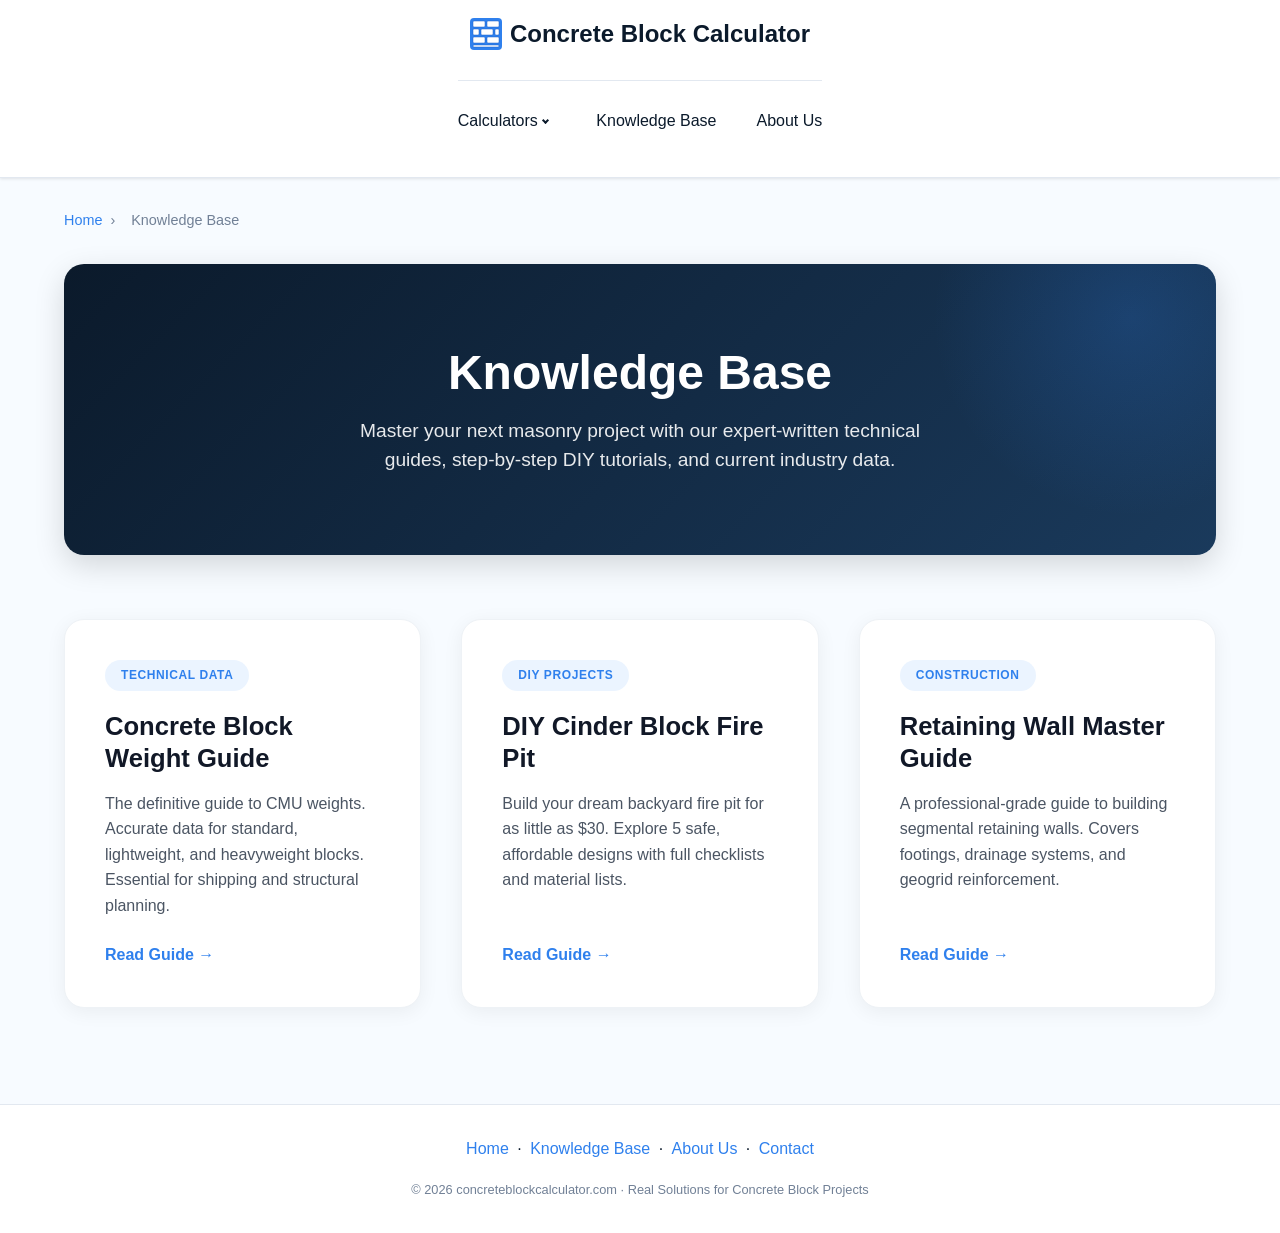
<file: knowledge-base/index.html>
<!DOCTYPE html>
<html lang="en">
<head>
  <meta charset="utf-8">
  <title>Knowledge Base - Concrete Block Construction Guides & Tips</title>
  <meta name="viewport" content="width=device-width, initial-scale=1">
  <meta name="description" content="Expert guides on concrete block construction, CMU weights, fire pit designs, and retaining wall step-by-step instructions.">
  <link rel="icon" href="../favicon.svg" type="image/svg+xml">
  <link rel="stylesheet" href="../styles.css">
  <style>
    .kb-hero {
      background: linear-gradient(135deg, #0B1A2B 0%, #1a3a5c 100%);
      color: white;
      padding: 5rem 2rem;
      text-align: center;
      border-radius: 20px;
      margin-bottom: 4rem;
      box-shadow: 0 10px 30px rgba(0,0,0,0.15);
      position: relative;
      overflow: hidden;
    }
    .kb-hero::before {
      content: "";
      position: absolute;
      top: -50%;
      right: -10%;
      width: 400px;
      height: 400px;
      background: radial-gradient(circle, rgba(47, 128, 237, 0.2) 0%, transparent 70%);
      pointer-events: none;
    }
    .kb-hero h1 { color: white; font-size: clamp(2rem, 5vw, 3rem); margin-bottom: 1rem; }
    .kb-hero p { color: rgba(255,255,255,0.9); font-size: 1.2rem; max-width: 600px; margin: 0 auto; }

    .kb-grid {
      display: grid;
      grid-template-columns: repeat(auto-fit, minmax(320px, 1fr));
      gap: 2.5rem;
      margin-bottom: 6rem;
    }

    .kb-card {
      background: white;
      border-radius: 20px;
      overflow: hidden;
      box-shadow: 0 4px 20px rgba(0,0,0,0.06);
      border: 1px solid #eef2f6;
      transition: all 0.3s ease;
      display: flex;
      flex-direction: column;
      text-decoration: none;
      color: inherit;
    }

    .kb-card:hover {
      transform: translateY(-8px);
      box-shadow: 0 15px 35px rgba(0,0,0,0.12);
      border-color: var(--primary);
    }

    .kb-content {
      padding: 2.5rem;
      display: flex;
      flex-direction: column;
      flex-grow: 1;
    }

    .kb-tag {
      background: var(--primary-light);
      color: var(--primary);
      font-size: 0.75rem;
      font-weight: 700;
      text-transform: uppercase;
      padding: 0.4rem 1rem;
      border-radius: 99px;
      align-self: flex-start;
      margin-bottom: 1.25rem;
      letter-spacing: 0.05em;
    }

    .kb-card h2 {
      font-size: 1.6rem;
      margin: 0 0 1rem;
      color: #111827;
      line-height: 1.25;
      font-weight: 800;
    }

    .kb-card p {
      color: #4b5563;
      font-size: 1rem;
      margin-bottom: 1.5rem;
      line-height: 1.6;
    }

    .kb-link {
      margin-top: auto;
      color: var(--primary);
      font-weight: 700;
      display: flex;
      align-items: center;
      gap: 0.5rem;
      transition: gap 0.2s;
    }
    
    .kb-card:hover .kb-link {
      gap: 0.75rem;
    }

    main { max-width: 1200px; margin: 0 auto; padding: 0 1.5rem; }
  </style>
</head>
<body>
  <header class="site-header">
    <div class="header-container">
      <div class="brand-group">
        <a class="brand" href="../">
          <img src="../favicon.svg" alt="" aria-hidden="true" width="32" height="32">
          <span>Concrete Block Calculator</span>
        </a>
      </div>

      <button class="menu-toggle" aria-label="Toggle navigation" aria-expanded="false" id="menuToggle">
        <span class="hamburger"></span>
      </button>

      <nav class="main-nav" id="mainNav">
        <div class="nav-item dropdown">
          <a class="nav-link dropdown-toggle" id="calculatorsDropdown" role="button" aria-expanded="false" tabindex="0">Calculators</a>
          <div class="dropdown-menu" aria-labelledby="calculatorsDropdown">
            <a href="../" class="dropdown-item">Concrete Block Calculator</a>
            <a href="../retaining-wall/" class="dropdown-item">Retaining Wall Calculator</a>
            <a href="../block-weight/" class="dropdown-item">Block Weight Calculator</a>
            <a href="../fire-pit-planter/" class="dropdown-item">Fire Pit & Planter Calculator</a>
          </div>
        </div>
        <div class="nav-item">
          <a href="../knowledge-base/" class="nav-link active">Knowledge Base</a>
        </div>
        <div class="nav-item">
          <a href="../about-us/" class="nav-link">About Us</a>
        </div>
      </nav>
    </div>
  </header>

  <main>
    <nav class="breadcrumb" style="margin: 2rem 0;" aria-label="Breadcrumb">
      <a href="../">Home</a><span>›</span>
      <span>Knowledge Base</span>
    </nav>

    <div class="kb-hero">
      <h1>Knowledge Base</h1>
      <p>Master your next masonry project with our expert-written technical guides, step-by-step DIY tutorials, and current industry data.</p>
    </div>

    <div class="kb-grid">
      <!-- Card 1 -->
      <a href="blog-cmu-weight-guide/" class="kb-card">
        <div class="kb-content">
          <span class="kb-tag">Technical Data</span>
          <h2>Concrete Block Weight Guide</h2>
          <p>The definitive guide to CMU weights. Accurate data for standard, lightweight, and heavyweight blocks. Essential for shipping and structural planning.</p>
          <span class="kb-link">Read Guide →</span>
        </div>
      </a>

      <!-- Card 2 -->
      <a href="fire-pit-article/" class="kb-card">
        <div class="kb-content">
          <span class="kb-tag">DIY Projects</span>
          <h2>DIY Cinder Block Fire Pit</h2>
          <p>Build your dream backyard fire pit for as little as $30. Explore 5 safe, affordable designs with full checklists and material lists.</p>
          <span class="kb-link">Read Guide →</span>
        </div>
      </a>

      <!-- Card 3 -->
      <a href="retaining-wall-guide/" class="kb-card">
        <div class="kb-content">
          <span class="kb-tag">Construction</span>
          <h2>Retaining Wall Master Guide</h2>
          <p>A professional-grade guide to building segmental retaining walls. Covers footings, drainage systems, and geogrid reinforcement.</p>
          <span class="kb-link">Read Guide →</span>
        </div>
      </a>
    </div>
  </main>

  <footer class="site-footer">
    <div class="footer-container">
      <nav>
        <a href="../">Home</a> · 
        <a href="../knowledge-base/">Knowledge Base</a> · 
        <a href="../about-us/">About Us</a> · 
        <a href="mailto:info@concreteblockcalculator.com">Contact</a>
      </nav>
      <small>© <span id="year"></span> concreteblockcalculator.com · Real Solutions for Concrete Block Projects</small>
    </div>
  </footer>

  <script src="../app.js" defer></script>
  <script>
    document.getElementById('year').textContent = new Date().getFullYear();
  </script>
</body>
</html>
</file>
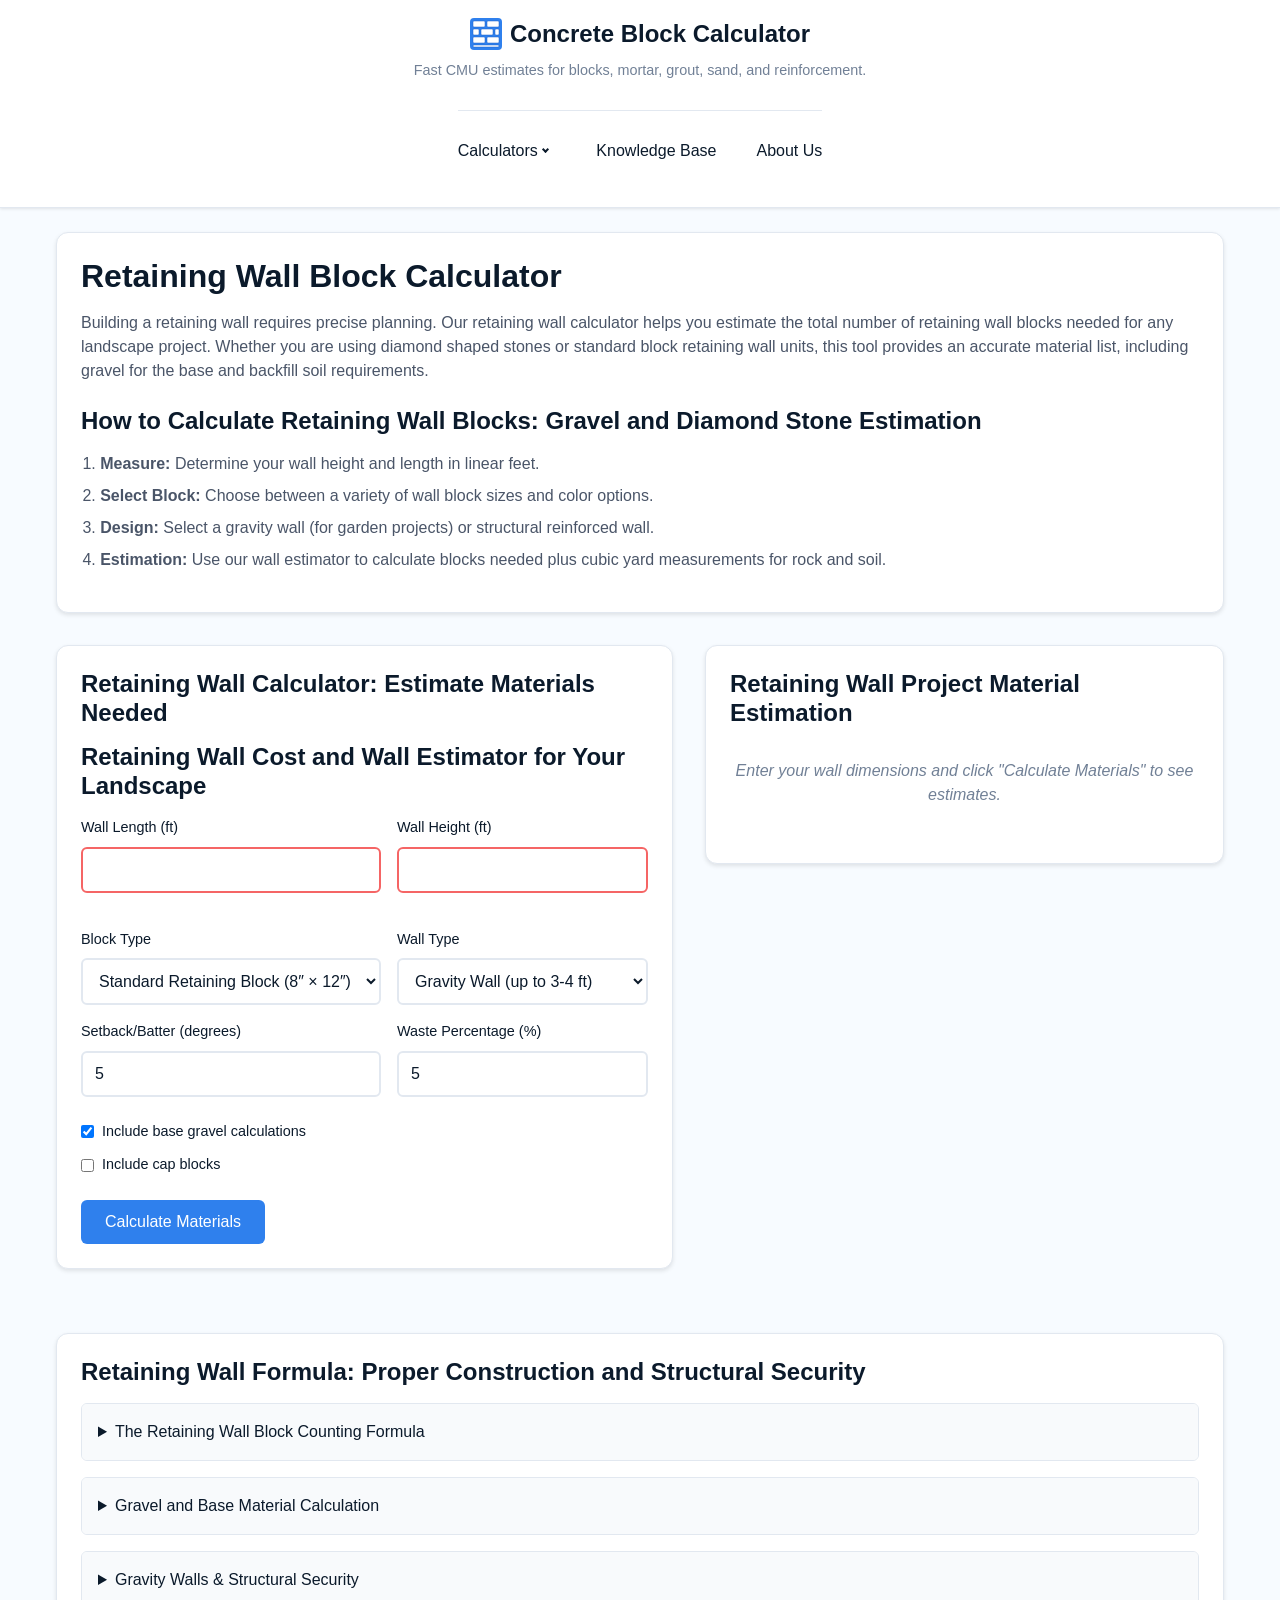
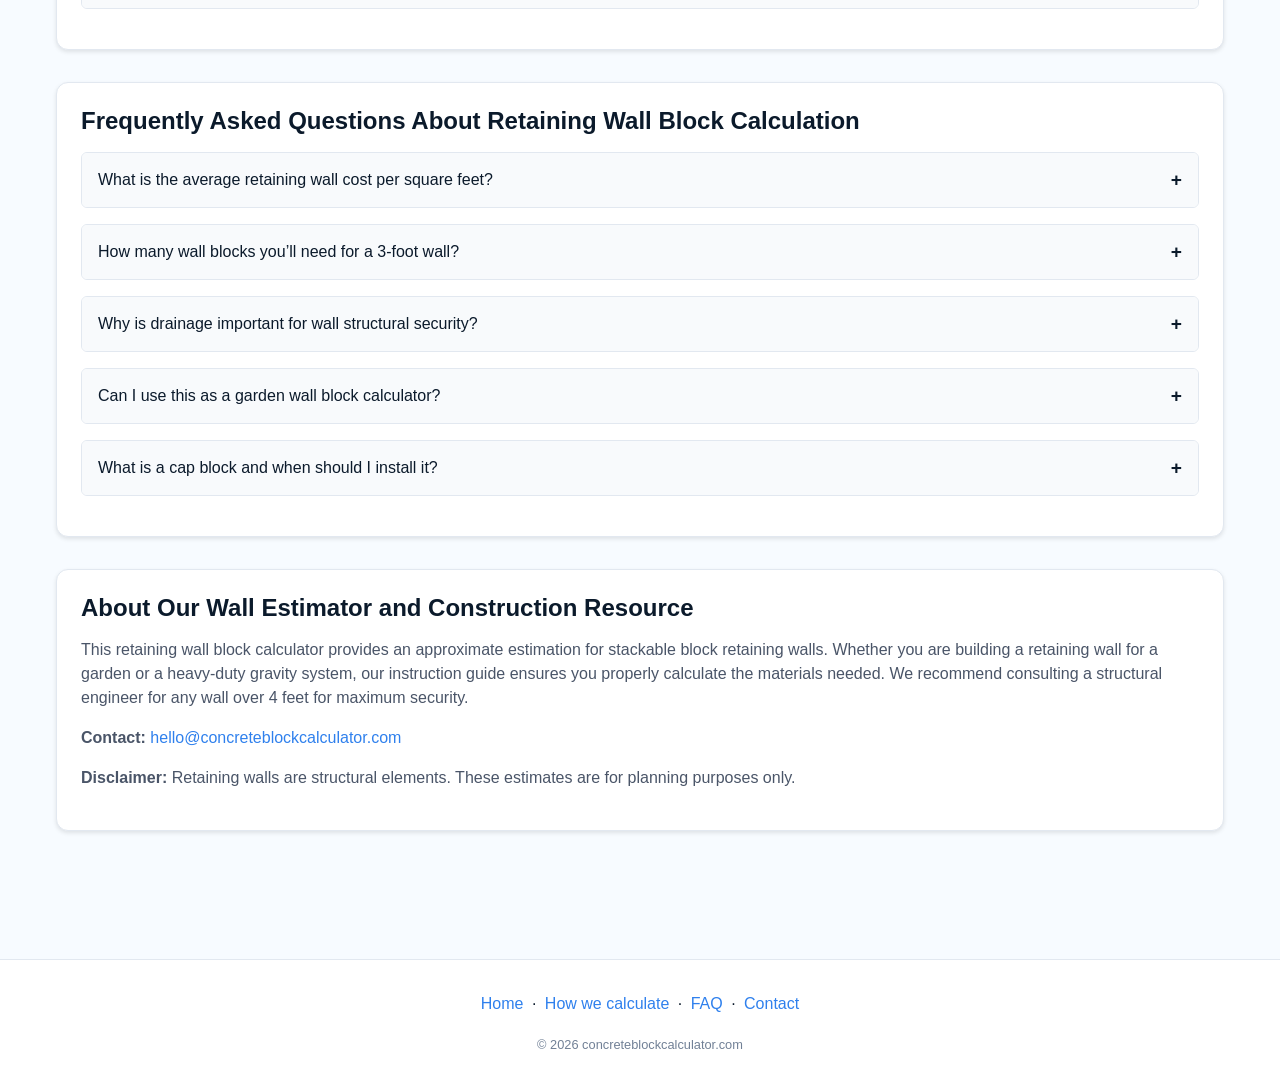
<file: retaining-wall/index.html>
<!doctype html>
<html lang="en">
<head>
  <meta charset="utf-8">
  <title>Retaining Wall Block Calculator: Estimate Wall Block Materials & Cost</title>
  <meta name="viewport" content="width=device-width,initial-scale=1">
  <meta name="description" content="Use our free retaining wall block calculator to estimate materials, blocks, and gravel needed for your project. Accurate wall estimator for landscape and construction.">
  <link rel="canonical" href="https://www.concreteblockcalculator.com/retaining-wall/">
  <meta property="og:title" content="Retaining Wall Block Calculator: Material Estimator">
  <meta property="og:description" content="Calculate number of blocks, base gravel, and backfill for building a retaining wall or garden wall.">
  <meta property="og:type" content="website">
  <meta property="og:url" content="https://www.concreteblockcalculator.com/retaining-wall/">
  <meta property="og:image" content="https://www.concreteblockcalculator.com/favicon.svg">
  <meta name="twitter:card" content="summary_large_image">
  <meta name="twitter:title" content="Retaining Wall Block Calculator">
  <meta name="twitter:description" content="Calculate blocks needed for retaining walls and garden walls.">
  <meta name="twitter:image" content="https://www.concreteblockcalculator.com/favicon.svg">
  <link rel="manifest" href="../manifest.webmanifest">
  <link rel="icon" href="../favicon.svg" type="image/svg+xml">
  
  <!-- Google tag (gtag.js) -->
  <script async src="https://www.googletagmanager.com/gtag/js?id=G-LEM0LS9VSQ"></script>
  <script>
    window.dataLayer = window.dataLayer || [];
    function gtag(){dataLayer.push(arguments);}
    gtag('js', new Date());
    gtag('config', 'G-LEM0LS9VSQ');
  </script>
  
  <style>
    /* Critical CSS for above-the-fold */
    *,*::before,*::after{box-sizing:border-box}
    body{margin:0;font-family:-apple-system,BlinkMacSystemFont,"Segoe UI",Roboto,sans-serif;line-height:1.5;color:#0B1A2B;background:#F7FBFF}
    .site-header{position:relative;padding:1rem 1.5rem;background:#fff;box-shadow:0 1px 3px rgba(0,0,0,0.1);z-index:1000}
    .header-container{display:flex;justify-content:space-between;align-items:center;max-width:1400px;margin:0 auto}
    .brand{display:inline-flex;align-items:center;gap:0.5rem;font-size:1.5rem;font-weight:700;text-decoration:none;color:#0B1A2B}
    .brand img{width:32px;height:32px}
    .tagline{margin:0.5rem 0 0;color:#666;font-size:0.9rem}
    main{max-width:1200px;margin:0 auto;padding:1rem}
    .calculator{background:#fff;border-radius:8px;padding:1.5rem;margin-bottom:2rem;box-shadow:0 2px 4px rgba(0,0,0,0.1)}
    h1{margin:0 0 1rem;font-size:2rem;color:#0B1A2B}
  </style>
  <link rel="stylesheet" href="../styles.css">
</head>
<body>
  <header class="site-header">
    <div class="header-container">
      <div class="brand-group">
        <a class="brand" href="../">
          <img src="../favicon.svg" alt="" aria-hidden="true" width="32" height="32">
          <span>Concrete Block Calculator</span>
        </a>
        <p class="tagline">Fast CMU estimates for blocks, mortar, grout, sand, and reinforcement.</p>
      </div>

      <button class="menu-toggle" aria-label="Toggle navigation" aria-expanded="false" id="menuToggle">
        <span class="hamburger"></span>
      </button>

      <nav class="main-nav" id="mainNav">
        <div class="nav-item dropdown">
          <a class="nav-link dropdown-toggle" id="calculatorsDropdown" role="button" aria-expanded="false">Calculators</a>
          <div class="dropdown-menu" aria-labelledby="calculatorsDropdown">
            <a href="../" class="dropdown-item">Concrete Block Calculator</a>
            <a href="../retaining-wall/" class="dropdown-item active">Retaining Wall Calculator</a>
            <a href="../block-weight/" class="dropdown-item">Block Weight Calculator</a>
            <a href="../fire-pit-planter/" class="dropdown-item">Fire Pit & Planter Calculator</a>
          </div>
        </div>
        <div class="nav-item">
          <a href="../knowledge-base/" class="nav-link">Knowledge Base</a>
        </div>
        <div class="nav-item">
          <a href="../about-us/" class="nav-link">About Us</a>
        </div>
      </nav>
    </div>
  </header>

  <main id="main">
    <section class="intro">
      <h1 class="intro-title">Retaining Wall Block Calculator</h1>
      <p>Building a retaining wall requires precise planning. Our retaining wall calculator helps you estimate the total number of retaining wall blocks needed for any landscape project. Whether you are using diamond shaped stones or standard block retaining wall units, this tool provides an accurate material list, including gravel for the base and backfill soil requirements.</p>
      
      <div class="steps">
        <h2>How to Calculate Retaining Wall Blocks: Gravel and Diamond Stone Estimation</h2>
        <ol>
          <li><strong>Measure:</strong> Determine your wall height and length in linear feet.</li>
          <li><strong>Select Block:</strong> Choose between a variety of wall block sizes and color options.</li>
          <li><strong>Design:</strong> Select a gravity wall (for garden projects) or structural reinforced wall.</li>
          <li><strong>Estimation:</strong> Use our wall estimator to calculate blocks needed plus cubic yard measurements for rock and soil.</li>
        </ol>
      </div>
    </section>

    <div class="main-content">
      <section class="calculator" aria-labelledby="calc-title">
        <h2 id="calc-title">Retaining Wall Calculator: Estimate Materials Needed</h2>
        <h2 class="hidden-seo">Retaining Wall Cost and Wall Estimator for Your Landscape</h2>
        
        <form id="calc-form" novalidate>
          <div class="form-grid">
            <div class="form-group">
              <label for="length">Wall Length (ft)</label>
              <input type="number" id="length" name="length" min="0" step="0.1" required aria-describedby="length-error">
              <div id="length-error" class="error-message" aria-live="polite"></div>
            </div>

            <div class="form-group">
              <label for="height">Wall Height (ft)</label>
              <input type="number" id="height" name="height" min="0" step="0.1" required aria-describedby="height-error">
              <div id="height-error" class="error-message" aria-live="polite"></div>
            </div>

            <div class="form-group">
              <label for="blockType">Block Type</label>
              <select id="blockType" name="blockType" required>
                <option value="standard">Standard Retaining Block (8″ × 12″)</option>
                <option value="large">Large Retaining Block (8″ × 18″)</option>
                <option value="small">Small Garden Block (6″ × 12″)</option>
              </select>
            </div>

            <div class="form-group">
              <label for="wallType">Wall Type</label>
              <select id="wallType" name="wallType" required>
                <option value="gravity">Gravity Wall (up to 3-4 ft)</option>
                <option value="reinforced">Reinforced Wall (taller walls)</option>
              </select>
            </div>

            <div class="form-group">
              <label for="batter">Setback/Batter (degrees)</label>
              <input type="number" id="batter" name="batter" value="5" min="0" max="15" step="1" title="Typical range: 0° to 15°">
            </div>

            <div class="form-group">
              <label for="waste">Waste Percentage (%)</label>
              <input type="number" id="waste" name="waste" value="5" min="0" max="20" step="1">
            </div>
          </div>

          <div class="options">
            <div class="checkbox-group">
              <label>
                <input type="checkbox" id="includeBase" name="includeBase" checked>
                <span>Include base gravel calculations</span>
              </label>
            </div>
            <div class="checkbox-group">
              <label>
                <input type="checkbox" id="includeCap" name="includeCap">
                <span>Include cap blocks</span>
              </label>
            </div>
          </div>

          <button type="submit" class="btn-primary">Calculate Materials</button>
        </form>
      </section>

      <section class="results" aria-live="polite" aria-atomic="true" id="results">
        <h2>Retaining Wall Project Material Estimation</h2>
        <div id="results-content">
          <p class="placeholder">Enter your wall dimensions and click "Calculate Materials" to see estimates.</p>
        </div>
        <div class="result-actions" style="display: none;">
          <button id="printBtn" class="btn-secondary">Print / Save PDF</button>
          <button id="copyBtn" class="btn-secondary">Copy Results</button>
        </div>
      </section>
    </div>

    <section class="how" id="how-we-calculate">
      <h2>Retaining Wall Formula: Proper Construction and Structural Security</h2>
      <details>
        <summary>The Retaining Wall Block Counting Formula</summary>
        <p>To calculate the number of blocks required: <code>(Wall Length × Wall Height) ÷ (Block Face Area)</code>. Our calculator to estimate materials also rounds up for waste to ensure you don't run short during construction.</p>
      </details>
      
      <details>
        <summary>Gravel and Base Material Calculation</summary>
        <p>A proper foundation requires gravel. Our gravel calculator logic suggests a depth of 6-8 inches per row. We recommend using landscape fabric and a drainage system to protect the structural integrity of your retaining wall project.</p>
      </details>
      
      <details>
        <summary>Gravity Walls & Structural Security</summary>
        <p>A gravity wall uses its own concrete block weight to maintain security. For walls higher than 4 feet, we recommend a reinforced design with geogrid to prevent soil failure.</p>
      </details>
    </section>

    <section class="faq" id="faq">
      <h2>Frequently Asked Questions About Retaining Wall Block Calculation</h2>
      
      <div class="faq-item">
        <button class="faq-question" aria-expanded="false" aria-controls="faq1">
          What is the average retaining wall cost per square feet?
        </button>
        <div class="faq-answer" id="faq1">
          <p>The retaining wall cost varies by material and landscape complexity. Generally, concrete block walls cost between $15 and $30 per square feet. This estimate includes the blocks needed, gravel, and backfill.</p>
        </div>
      </div>

      <div class="faq-item">
        <button class="faq-question" aria-expanded="false" aria-controls="faq2">
          How many wall blocks you’ll need for a 3-foot wall?
        </button>
        <div class="faq-answer" id="faq2">
          <p>The number of blocks depends on the block retaining wall dimensions. For example, using standard 12-inch stone blocks, you would typically need 3 blocks per layer (foot of length) and 6 rows high.</p>
        </div>
      </div>

      <div class="faq-item">
        <button class="faq-question" aria-expanded="false" aria-controls="faq3">
          Why is drainage important for wall structural security?
        </button>
        <div class="faq-answer" id="faq3">
          <p>Proper drainage prevents soil expansion from pushing against the wall. Using a perforated pipe and rock backfill provides the structural stability needed for wall blocks you’ll need to last for years.</p>
        </div>
      </div>

      <div class="faq-item">
        <button class="faq-question" aria-expanded="false" aria-controls="faq4">
          Can I use this as a garden wall block calculator?
        </button>
        <div class="faq-answer" id="faq4">
          <p>Yes, this tool is a variety of uses. It functions as a garden wall estimator and even a paver or brick material resource for smaller project types.</p>
        </div>
      </div>

      <div class="faq-item">
        <button class="faq-question" aria-expanded="false" aria-controls="faq5">
          What is a cap block and when should I install it?
        </button>
        <div class="faq-answer" id="faq5">
          <p>A cap block is the top row of the wall that provides an aesthetic finish. You should install it using concrete adhesive to safely finish your retaining wall calculator project.</p>
        </div>
      </div>

      <script type="application/ld+json">
      {
        "@context": "https://schema.org",
        "@type": "WebApplication",
        "name": "Retaining Wall Block Calculator",
        "url": "https://www.concreteblockcalculator.com/retaining-wall/",
        "applicationCategory": "CalculatorApplication",
        "operatingSystem": "Web",
        "description": "Calculate retaining wall blocks, gravel, and backfill materials for any project.",
        "offers": {
          "@type": "Offer",
          "price": "0",
          "priceCurrency": "USD"
        }
      }
      </script>
      <script type="application/ld+json">
      {
        "@context": "https://schema.org",
        "@type": "HowTo",
        "name": "How to Calculate Retaining Wall Blocks",
        "step": [
          {
            "@type": "HowToStep",
            "text": "Measure wall height and length."
          },
          {
            "@type": "HowToStep",
            "text": "Select wall block dimensions."
          },
          {
            "@type": "HowToStep",
            "text": "Account for wastage and add a cap row if needed."
          }
        ]
      }
      </script>
    </section>

    <section class="about">
      <h2>About Our Wall Estimator and Construction Resource</h2>
      <p>This retaining wall block calculator provides an approximate estimation for stackable block retaining walls. Whether you are building a retaining wall for a garden or a heavy-duty gravity system, our instruction guide ensures you properly calculate the materials needed. We recommend consulting a structural engineer for any wall over 4 feet for maximum security.</p>
      <p><strong>Contact:</strong> <a href="mailto:hello@concreteblockcalculator.com">hello@concreteblockcalculator.com</a></p>
      <p><strong>Disclaimer:</strong> Retaining walls are structural elements. These estimates are for planning purposes only.</p>
    </section>
  </main>

  <footer class="site-footer">
    <nav>
      <a href="../">Home</a> · 
      <a href="#how-we-calculate">How we calculate</a> · 
      <a href="#faq">FAQ</a> · 
      <a href="mailto:hello@concreteblockcalculator.com">Contact</a>
    </nav>
    <small>
      © <span id="year"></span> concreteblockcalculator.com
    </small>
  </footer>

  <script src="../retaining-wall.js" defer></script>
</body>
</html>
</file>
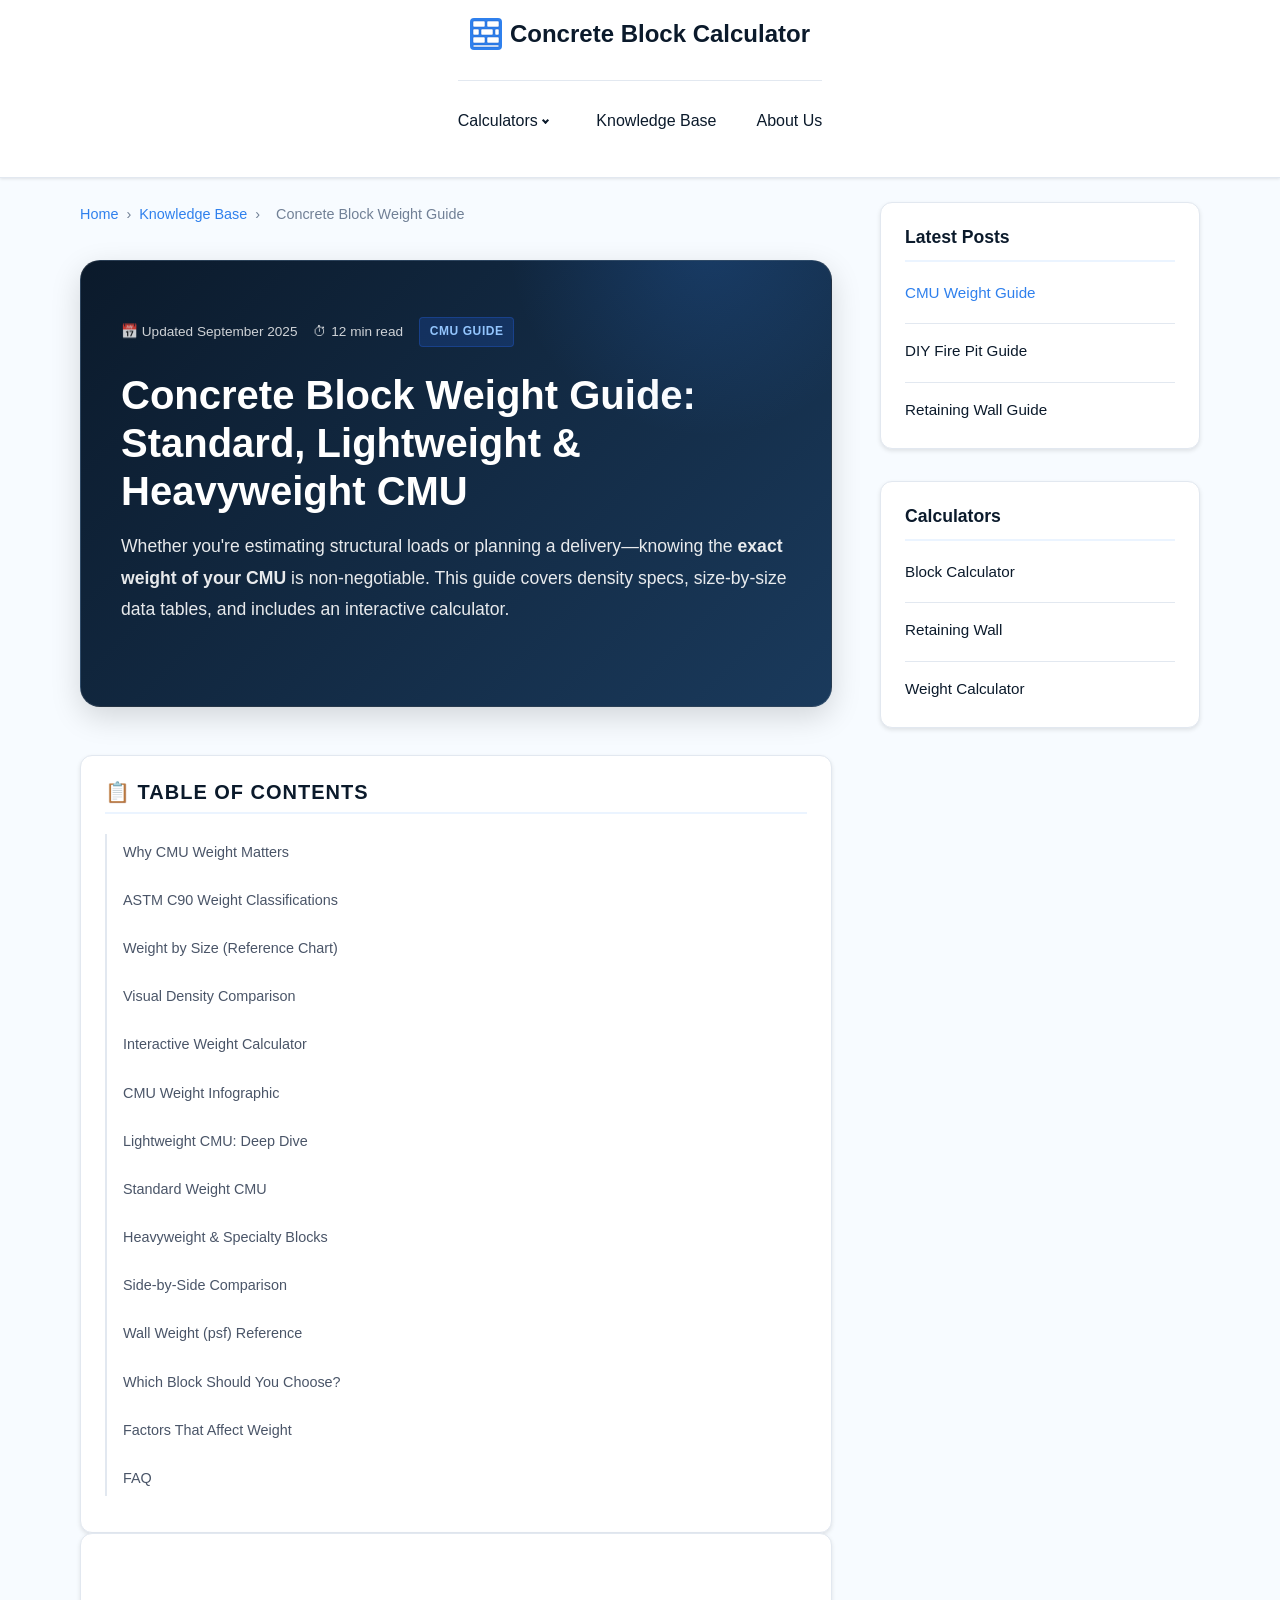
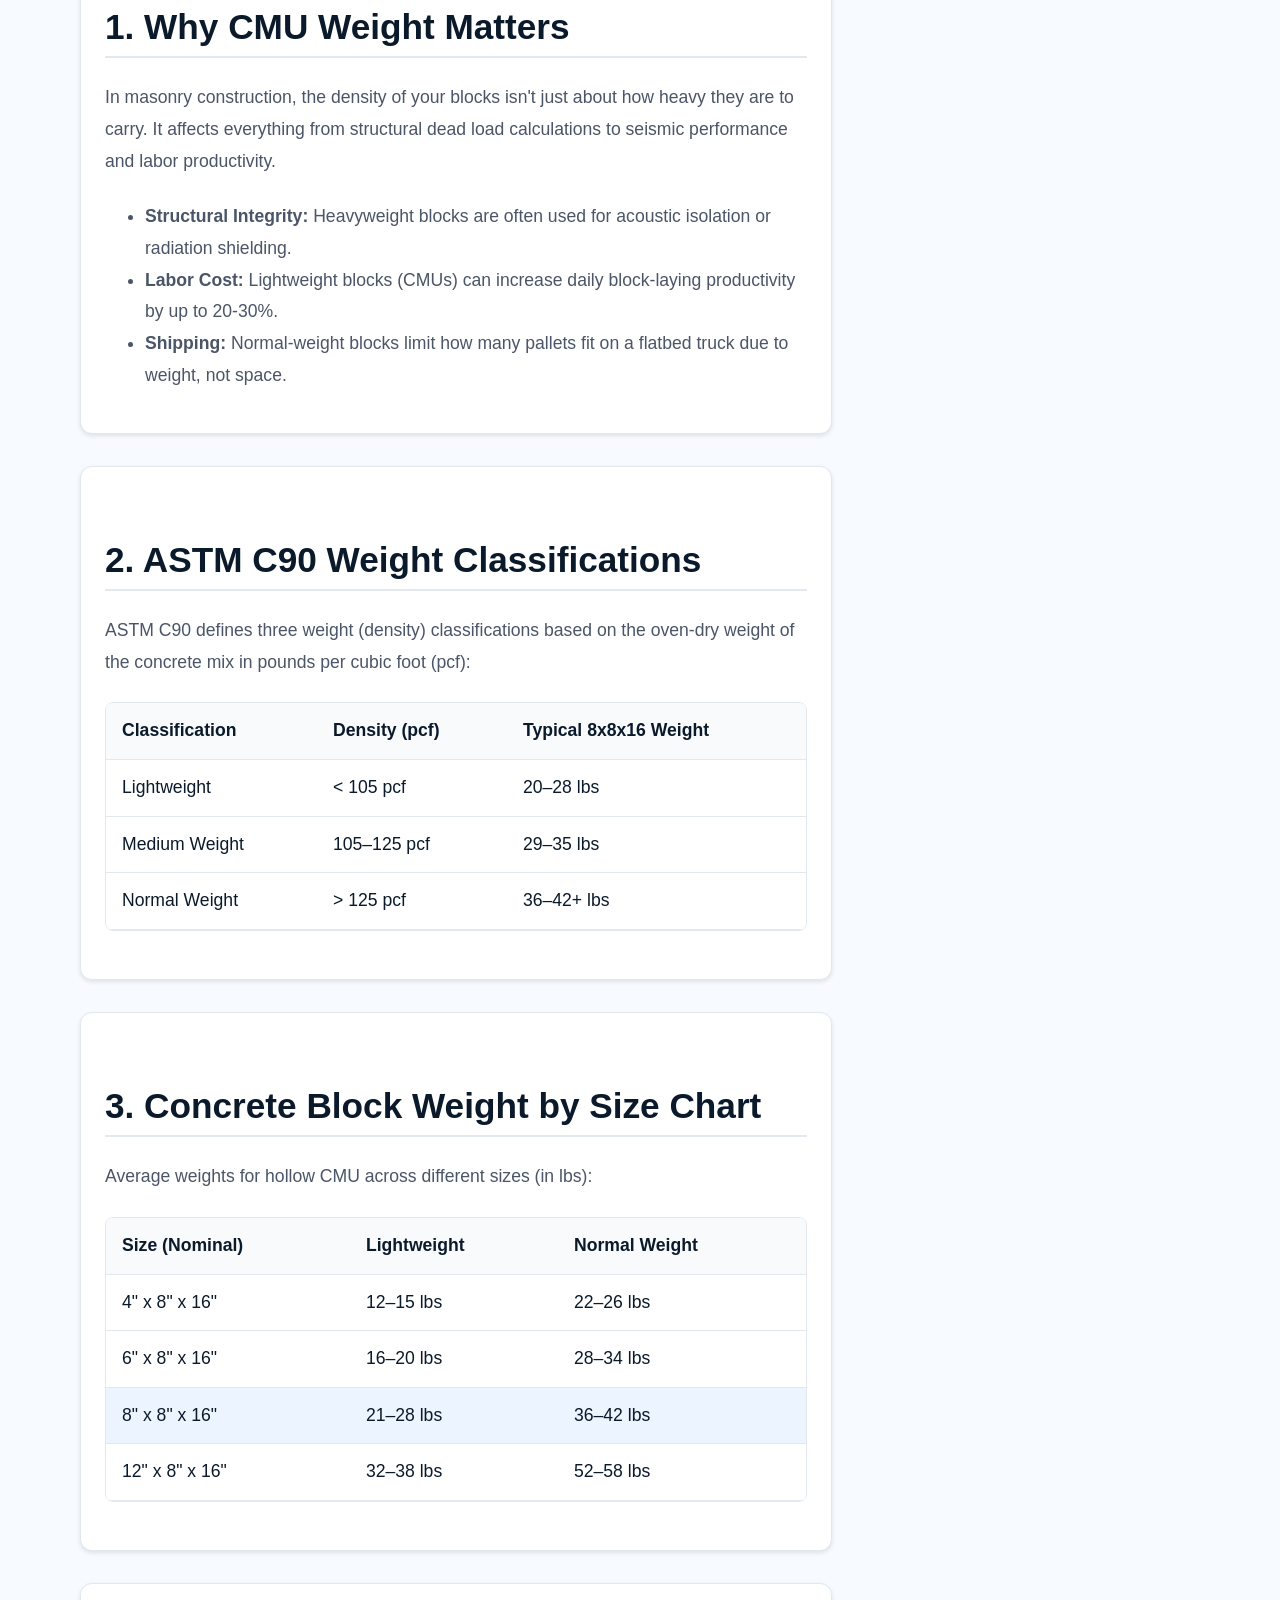
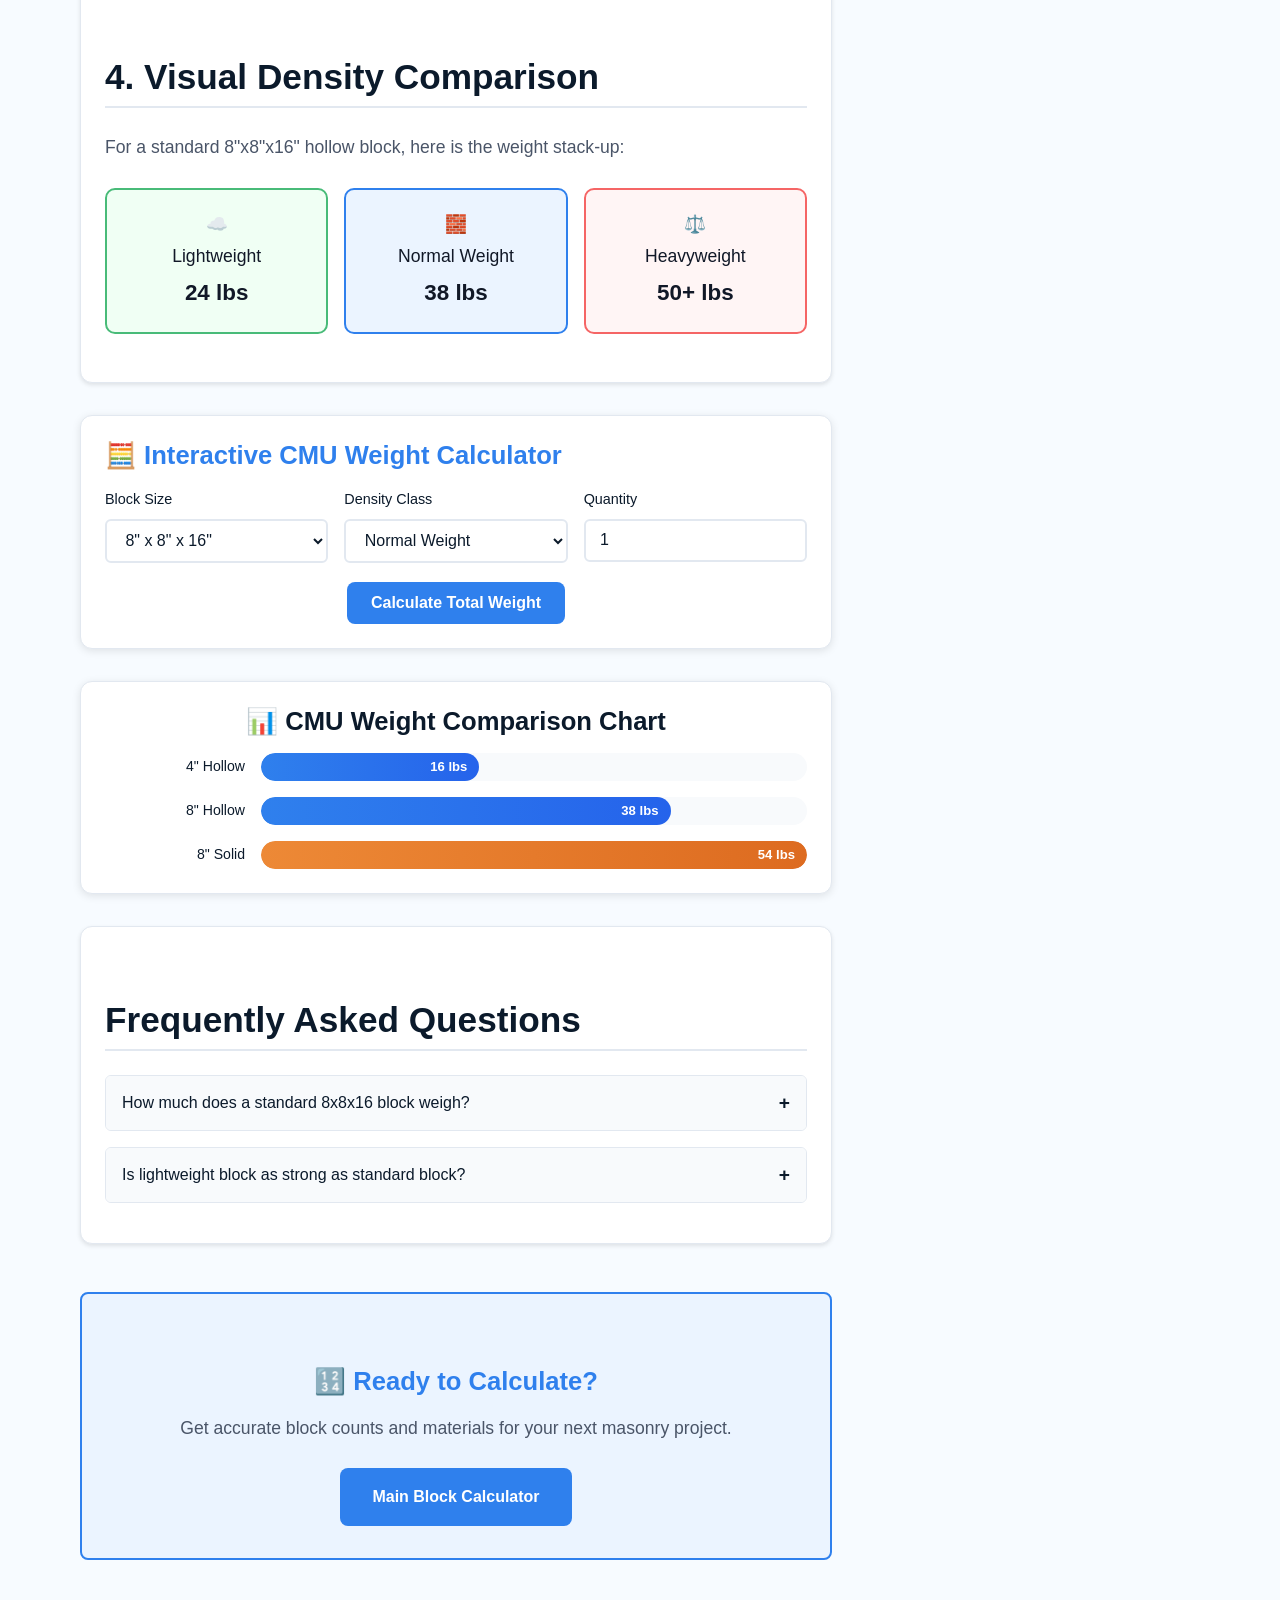
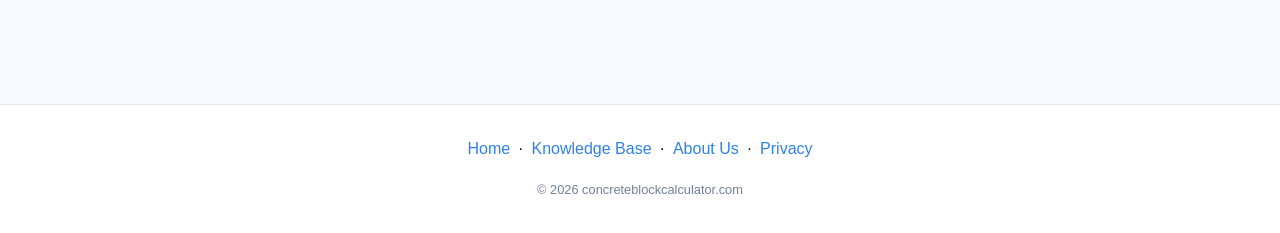
<file: knowledge-base/blog-cmu-weight-guide/index.html>
<!DOCTYPE html>
<html lang="en">
<head>
  <meta charset="utf-8">
  <title>Concrete Block Weight Guide: Standard, Lightweight & Heavyweight CMU | ConceteBlockCalculator.com</title>
  <meta name="viewport" content="width=device-width, initial-scale=1">
  <meta name="description" content="The definitive CMU weight guide. Exact weights for standard, lightweight, and heavyweight concrete blocks by size. Includes interactive weight calculator, comparison charts, ASTM specs, and expert advice.">
  <link rel="canonical" href="https://concreteblockcalculator.com/blog/concrete-block-weight-guide/">
  <meta property="og:title" content="Concrete Block Weight Guide: Standard, Lightweight & Heavyweight CMU">
  <meta property="og:description" content="The definitive CMU weight guide. Exact weights for standard, lightweight, and heavyweight concrete blocks by size.">
  <meta property="og:type" content="article">
  <link rel="icon" href="../../favicon.svg" type="image/svg+xml">
  <link rel="stylesheet" href="../../styles.css">
  <style>
    /* Unique styles for this page */
    .infographic { background: var(--bg-secondary); border-radius: 12px; padding: 1.5rem; margin: 2rem 0; box-shadow: 0 2px 8px var(--shadow); border: 1px solid var(--border); }
    .infographic h3 { margin-top: 0; text-align: center; }
    .infographic-subtitle { text-align: center; color: var(--text-muted); font-size: 0.9rem; margin-bottom: 1.5rem; }
    .weight-bars { display: flex; flex-direction: column; gap: 1rem; }
    .bar-item { display: flex; align-items: center; gap: 1rem; }
    .bar-label { min-width: 140px; font-size: 0.88rem; font-weight: 500; color: var(--text-primary); text-align: right; }
    .bar-track { flex: 1; background: var(--bg-accent); border-radius: 20px; height: 28px; overflow: hidden; position: relative; }
    .bar-fill { height: 100%; border-radius: 20px; display: flex; align-items: center; justify-content: flex-end; padding-right: 0.75rem; font-size: 0.82rem; font-weight: 700; color: white; transition: width 1.2s cubic-bezier(.4,0,.2,1); }
    .bar-fill.lw { background: linear-gradient(90deg, #48BB78, #38A169); }
    .bar-fill.mw { background: linear-gradient(90deg, #2F80ED, #2563EB); }
    .bar-fill.hw { background: linear-gradient(90deg, #ED8936, #DD6B20); }
    .bar-fill.xhw { background: linear-gradient(90deg, #F56565, #C53030); }
    
    .calc-box { background: var(--bg-secondary); border-radius: 12px; padding: 1.5rem; margin: 2rem 0; box-shadow: 0 2px 8px var(--shadow); border: 1px solid var(--border); }
    .calc-box h3 { margin-top: 0; color: var(--primary); }
    .calc-grid { display: grid; gap: 1rem; margin-bottom: 1.2rem; }
    @media (min-width: 540px) { .calc-grid { grid-template-columns: 1fr 1fr; } }
    @media (min-width: 800px) { .calc-grid { grid-template-columns: 1fr 1fr 1fr; } }
    .calc-group label { display: block; font-weight: 500; font-size: 0.9rem; margin-bottom: 0.4rem; color: var(--text-primary); }
    .calc-group select, .calc-group input { width: 100%; padding: 0.65rem 0.9rem; border: 2px solid var(--border); border-radius: 6px; font-size: 1rem; background: var(--bg-secondary); color: var(--text-primary); }
    
    .toggle-wrapper { background: var(--bg-secondary); border-radius: 12px; padding: 1.5rem; margin: 2rem 0; box-shadow: 0 2px 4px var(--shadow); border: 1px solid var(--border); }
    .toggle-tabs { display: flex; gap: 0.5rem; margin-bottom: 1.25rem; flex-wrap: wrap; }
    .tab-btn { padding: 0.5rem 1.2rem; border-radius: 20px; border: 2px solid var(--border); background: var(--bg-accent); color: var(--text-secondary); cursor: pointer; font-size: 0.9rem; font-weight: 500; transition: all 0.2s; }
    .tab-btn.active { background: var(--primary); color: white; border-color: var(--primary); }
    .tab-panel { display: none; }
    .tab-panel.active { display: block; }
    
    .density-visual { display: grid; grid-template-columns: repeat(auto-fit, minmax(150px, 1fr)); gap: 1rem; margin: 1.5rem 0; }
    .density-block { border-radius: 10px; padding: 1.2rem; text-align: center; border: 2px solid; transition: transform 0.2s; color: #111827; }
    .density-block.light { background: #F0FFF4; border-color: #48BB78; }
    .density-block.standard { background: #EBF4FF; border-color: #2F80ED; }
    .density-block.heavy { background: #FFF5F5; border-color: #F56565; }
    .density-block .block-weight { font-size: 1.4rem; font-weight: 800; }

    /* Mobile optimizations */
    @media (max-width: 768px) {
      .infographic,
      .calc-box,
      .toggle-wrapper {
        padding: 1rem;
        margin: 1.5rem 0;
      }

      .calc-grid {
        grid-template-columns: 1fr !important;
      }

      .toggle-tabs {
        justify-content: center;
      }

      .tab-btn {
        font-size: 0.85rem;
        padding: 0.4rem 1rem;
      }

      .density-visual {
        grid-template-columns: 1fr;
      }

      .bar-label {
        min-width: 100px;
        font-size: 0.8rem;
      }

      .bar-fill {
        font-size: 0.75rem;
        padding-right: 0.5rem;
      }

      .weight-bars {
        gap: 0.75rem;
      }
    }
  </style>
</head>
<body>
  <header class="site-header">
    <div class="header-container">
      <div class="brand-group">
        <a class="brand" href="../../">
          <img src="../../favicon.svg" alt="" aria-hidden="true" width="32" height="32">
          <span>Concrete Block Calculator</span>
        </a>
      </div>
      <button class="menu-toggle" aria-label="Toggle navigation" aria-expanded="false" id="menuToggle">
        <span class="hamburger"></span>
      </button>
      <nav class="main-nav" id="mainNav">
        <div class="nav-item dropdown">
          <a class="nav-link dropdown-toggle" id="calculatorsDropdown" role="button" aria-expanded="false" tabindex="0">Calculators</a>
          <div class="dropdown-menu" aria-labelledby="calculatorsDropdown">
            <a href="../../" class="dropdown-item">Concrete Block Calculator</a>
            <a href="../../retaining-wall/" class="dropdown-item">Retaining Wall Calculator</a>
            <a href="../../block-weight/" class="dropdown-item">Block Weight Calculator</a>
            <a href="../../fire-pit-planter/" class="dropdown-item">Fire Pit & Planter Calculator</a>
          </div>
        </div>
        <div class="nav-item"><a href="../../knowledge-base/" class="nav-link active">Knowledge Base</a></div>
        <div class="nav-item"><a href="../../about-us/" class="nav-link">About Us</a></div>
      </nav>
    </div>
  </header>

  <main id="main">
    <div class="blog-layout">
      <div class="blog-main">
        <nav class="breadcrumb" aria-label="Breadcrumb">
          <a href="../../">Home</a><span>›</span>
          <a href="../">Knowledge Base</a><span>›</span>
          <span>Concrete Block Weight Guide</span>
        </nav>

        <article>
          <div class="article-header">
            <div class="article-meta">
              <span>📅 Updated September 2025</span>
              <span>⏱ 12 min read</span>
              <span><span class="badge badge-blue">CMU Guide</span></span>
            </div>
            <h1>Concrete Block Weight Guide: Standard, Lightweight & Heavyweight CMU</h1>
            <p>Whether you're estimating structural loads or planning a delivery—knowing the <strong>exact weight of your CMU</strong> is non-negotiable. This guide covers density specs, size-by-size data tables, and includes an interactive calculator.</p>
          </div>

          <aside class="toc" aria-label="Table of Contents">
            <h3>📋 Table of Contents</h3>
            <ol>
              <li><a href="#why-weight-matters">Why CMU Weight Matters</a></li>
              <li><a href="#astm-classifications">ASTM C90 Weight Classifications</a></li>
              <li><a href="#weight-by-size">Weight by Size (Reference Chart)</a></li>
              <li><a href="#density-visual">Visual Density Comparison</a></li>
              <li><a href="#calculator">Interactive Weight Calculator</a></li>
              <li><a href="#infographic">CMU Weight Infographic</a></li>
              <li><a href="#lightweight-deep-dive">Lightweight CMU: Deep Dive</a></li>
              <li><a href="#standard-deep-dive">Standard Weight CMU</a></li>
              <li><a href="#heavyweight-deep-dive">Heavyweight & Specialty Blocks</a></li>
              <li><a href="#comparison-toggle">Side-by-Side Comparison</a></li>
              <li><a href="#wall-weight-table">Wall Weight (psf) Reference</a></li>
              <li><a href="#selection-guide">Which Block Should You Choose?</a></li>
              <li><a href="#factors-affecting-weight">Factors That Affect Weight</a></li>
              <li><a href="#faq">FAQ</a></li>
            </ol>
          </aside>

          <!-- Section 1 -->
          <section id="why-weight-matters" class="card">
            <h2>1. Why CMU Weight Matters</h2>
            <p>In masonry construction, the density of your blocks isn't just about how heavy they are to carry. It affects everything from structural dead load calculations to seismic performance and labor productivity.</p>
            <ul>
              <li><strong>Structural Integrity:</strong> Heavyweight blocks are often used for acoustic isolation or radiation shielding.</li>
              <li><strong>Labor Cost:</strong> Lightweight blocks (CMUs) can increase daily block-laying productivity by up to 20-30%.</li>
              <li><strong>Shipping:</strong> Normal-weight blocks limit how many pallets fit on a flatbed truck due to weight, not space.</li>
            </ul>
          </section>

          <!-- Section 2 -->
          <section id="astm-classifications" class="card">
            <h2>2. ASTM C90 Weight Classifications</h2>
            <p>ASTM C90 defines three weight (density) classifications based on the oven-dry weight of the concrete mix in pounds per cubic foot (pcf):</p>
            <div class="table-wrap">
              <table>
                <thead><tr><th>Classification</th><th>Density (pcf)</th><th>Typical 8x8x16 Weight</th></tr></thead>
                <tbody>
                  <tr><td>Lightweight</td><td>< 105 pcf</td><td>20–28 lbs</td></tr>
                  <tr><td>Medium Weight</td><td>105–125 pcf</td><td>29–35 lbs</td></tr>
                  <tr><td>Normal Weight</td><td>> 125 pcf</td><td>36–42+ lbs</td></tr>
                </tbody>
              </table>
            </div>
          </section>

          <!-- Section 3 -->
          <section id="weight-by-size" class="card">
            <h2>3. Concrete Block Weight by Size Chart</h2>
            <p>Average weights for hollow CMU across different sizes (in lbs):</p>
            <div class="table-wrap">
              <table>
                <thead><tr><th>Size (Nominal)</th><th>Lightweight</th><th>Normal Weight</th></tr></thead>
                <tbody>
                  <tr><td>4" x 8" x 16"</td><td>12–15 lbs</td><td>22–26 lbs</td></tr>
                  <tr><td>6" x 8" x 16"</td><td>16–20 lbs</td><td>28–34 lbs</td></tr>
                  <tr class="highlight-row"><td>8" x 8" x 16"</td><td>21–28 lbs</td><td>36–42 lbs</td></tr>
                  <tr><td>12" x 8" x 16"</td><td>32–38 lbs</td><td>52–58 lbs</td></tr>
                </tbody>
              </table>
            </div>
          </section>

          <section id="density-visual" class="card">
            <h2>4. Visual Density Comparison</h2>
            <p>For a standard 8"x8"x16" hollow block, here is the weight stack-up:</p>
            <div class="density-visual">
              <div class="density-block light">
                <div class="block-icon">☁️</div>
                <div class="block-type">Lightweight</div>
                <div class="block-weight">24 lbs</div>
              </div>
              <div class="density-block standard">
                <div class="block-icon">🧱</div>
                <div class="block-type">Normal Weight</div>
                <div class="block-weight">38 lbs</div>
              </div>
              <div class="density-block heavy">
                <div class="block-icon">⚖️</div>
                <div class="block-type">Heavyweight</div>
                <div class="block-weight">50+ lbs</div>
              </div>
            </div>
          </section>

          <section id="calculator" class="calc-box">
            <h3>🧮 Interactive CMU Weight Calculator</h3>
            <div class="calc-grid">
              <div class="calc-group">
                <label>Block Size</label>
                <select id="blockSize">
                  <option value="4">4" x 8" x 16"</option>
                  <option value="6">6" x 8" x 16"</option>
                  <option value="8" selected>8" x 8" x 16"</option>
                  <option value="12">12" x 8" x 16"</option>
                </select>
              </div>
              <div class="calc-group">
                <label>Density Class</label>
                <select id="densityClass">
                  <option value="lw">Lightweight</option>
                  <option value="nw" selected>Normal Weight</option>
                  <option value="hw">Heavyweight</option>
                </select>
              </div>
              <div class="calc-group">
                <label>Quantity</label>
                <input type="number" id="qty" value="1" min="1">
              </div>
            </div>
            <div style="text-align: center;">
              <button class="btn-calc" onclick="calcWeight()">Calculate Total Weight</button>
            </div>
            <div id="calcResult" style="margin-top: 1.5rem; display: none;">
              <div class="stat-grid" style="grid-template-columns: repeat(2, 1fr);">
                <div class="stat-box">
                  <span class="stat-label">Total Weight</span>
                  <span class="stat-value" id="resWeight">--</span>
                </div>
                <div class="stat-box">
                  <span class="stat-label">Class</span>
                  <span class="stat-value" id="resClass">--</span>
                </div>
              </div>
            </div>
          </section>

          <section id="infographic" class="infographic">
            <h3>📊 CMU Weight Comparison Chart</h3>
            <div class="weight-bars">
              <div class="bar-item">
                <div class="bar-label">4" Hollow</div>
                <div class="bar-track"><div class="bar-fill mw" style="width: 40%;">16 lbs</div></div>
              </div>
              <div class="bar-item">
                <div class="bar-label">8" Hollow</div>
                <div class="bar-track"><div class="bar-fill mw" style="width: 75%;">38 lbs</div></div>
              </div>
              <div class="bar-item">
                <div class="bar-label">8" Solid</div>
                <div class="bar-track"><div class="bar-fill hw" style="width: 100%;">54 lbs</div></div>
              </div>
            </div>
          </section>

          <section id="faq" class="card">
            <h2>Frequently Asked Questions</h2>
            <div class="faq-item">
              <button class="faq-question" aria-expanded="false" aria-controls="faq1">How much does a standard 8x8x16 block weigh?</button>
              <div class="faq-answer" id="faq1"><p>A normal-weight 8x8x16 CMU weighs approximately 36 to 42 pounds. The most commonly used value in structural calculations is 38 pounds.</p></div>
            </div>
            <div class="faq-item">
              <button class="faq-question" aria-expanded="false" aria-controls="faq2">Is lightweight block as strong as standard block?</button>
              <div class="faq-answer" id="faq2"><p>Yes. ASTM C90 mandates the same minimum compressive strength (1,900 psi) for all load-bearing block classifications, regardless of weight.</p></div>
            </div>
          </section>
        </article>

        <div class="cta-box">
          <h3>🔢 Ready to Calculate?</h3>
          <p>Get accurate block counts and materials for your next masonry project.</p>
          <a href="../../" class="btn-cta">Main Block Calculator</a>
        </div>
      </div>

      <aside class="blog-sidebar">
        <div class="sidebar-widget">
          <h3>Latest Posts</h3>
          <ul class="latest-posts-list">
            <li><a href="../blog-cmu-weight-guide/" class="active">CMU Weight Guide</a></li>
            <li><a href="../fire-pit-article/">DIY Fire Pit Guide</a></li>
            <li><a href="../retaining-wall-guide/">Retaining Wall Guide</a></li>
          </ul>
        </div>
        <div class="sidebar-widget">
          <h3>Calculators</h3>
          <ul class="latest-posts-list">
            <li><a href="../../">Block Calculator</a></li>
            <li><a href="../../retaining-wall/">Retaining Wall</a></li>
            <li><a href="../../block-weight/">Weight Calculator</a></li>
          </ul>
        </div>
      </aside>
    </div>
  </main>

  <footer class="site-footer">
    <div class="footer-container">
      <nav>
        <a href="../../">Home</a> · 
        <a href="../">Knowledge Base</a> · 
        <a href="../../about-us/">About Us</a> · 
        <a href="../../privacy/">Privacy</a>
      </nav>
      <small>© <span id="year"></span> concreteblockcalculator.com</small>
    </div>
  </footer>

  <script src="../../app.js"></script>

  <script>
    document.getElementById('year').textContent = new Date().getFullYear();
    function calcWeight() {
      const size = document.getElementById('blockSize').value;
      const d = document.getElementById('densityClass').value;
      const q = parseInt(document.getElementById('qty').value) || 1;
      let unit = 38;
      if(size == '4') unit = (d=='lw'?13:24);
      if(size == '6') unit = (d=='lw'?18:31);
      if(size == '8') unit = (d=='lw'?24:(d=='hw'?50:38));
      if(size == '12') unit = (d=='lw'?35:55);
      
      const total = unit * q;
      document.getElementById('resWeight').textContent = total.toLocaleString() + ' lbs';
      document.getElementById('resClass').textContent = (d=='lw'?'Light':(d=='hw'?'Heavy':'Normal'));
      document.getElementById('calcResult').style.display = 'block';
    }
  </script>
</body>
</html>
</file>
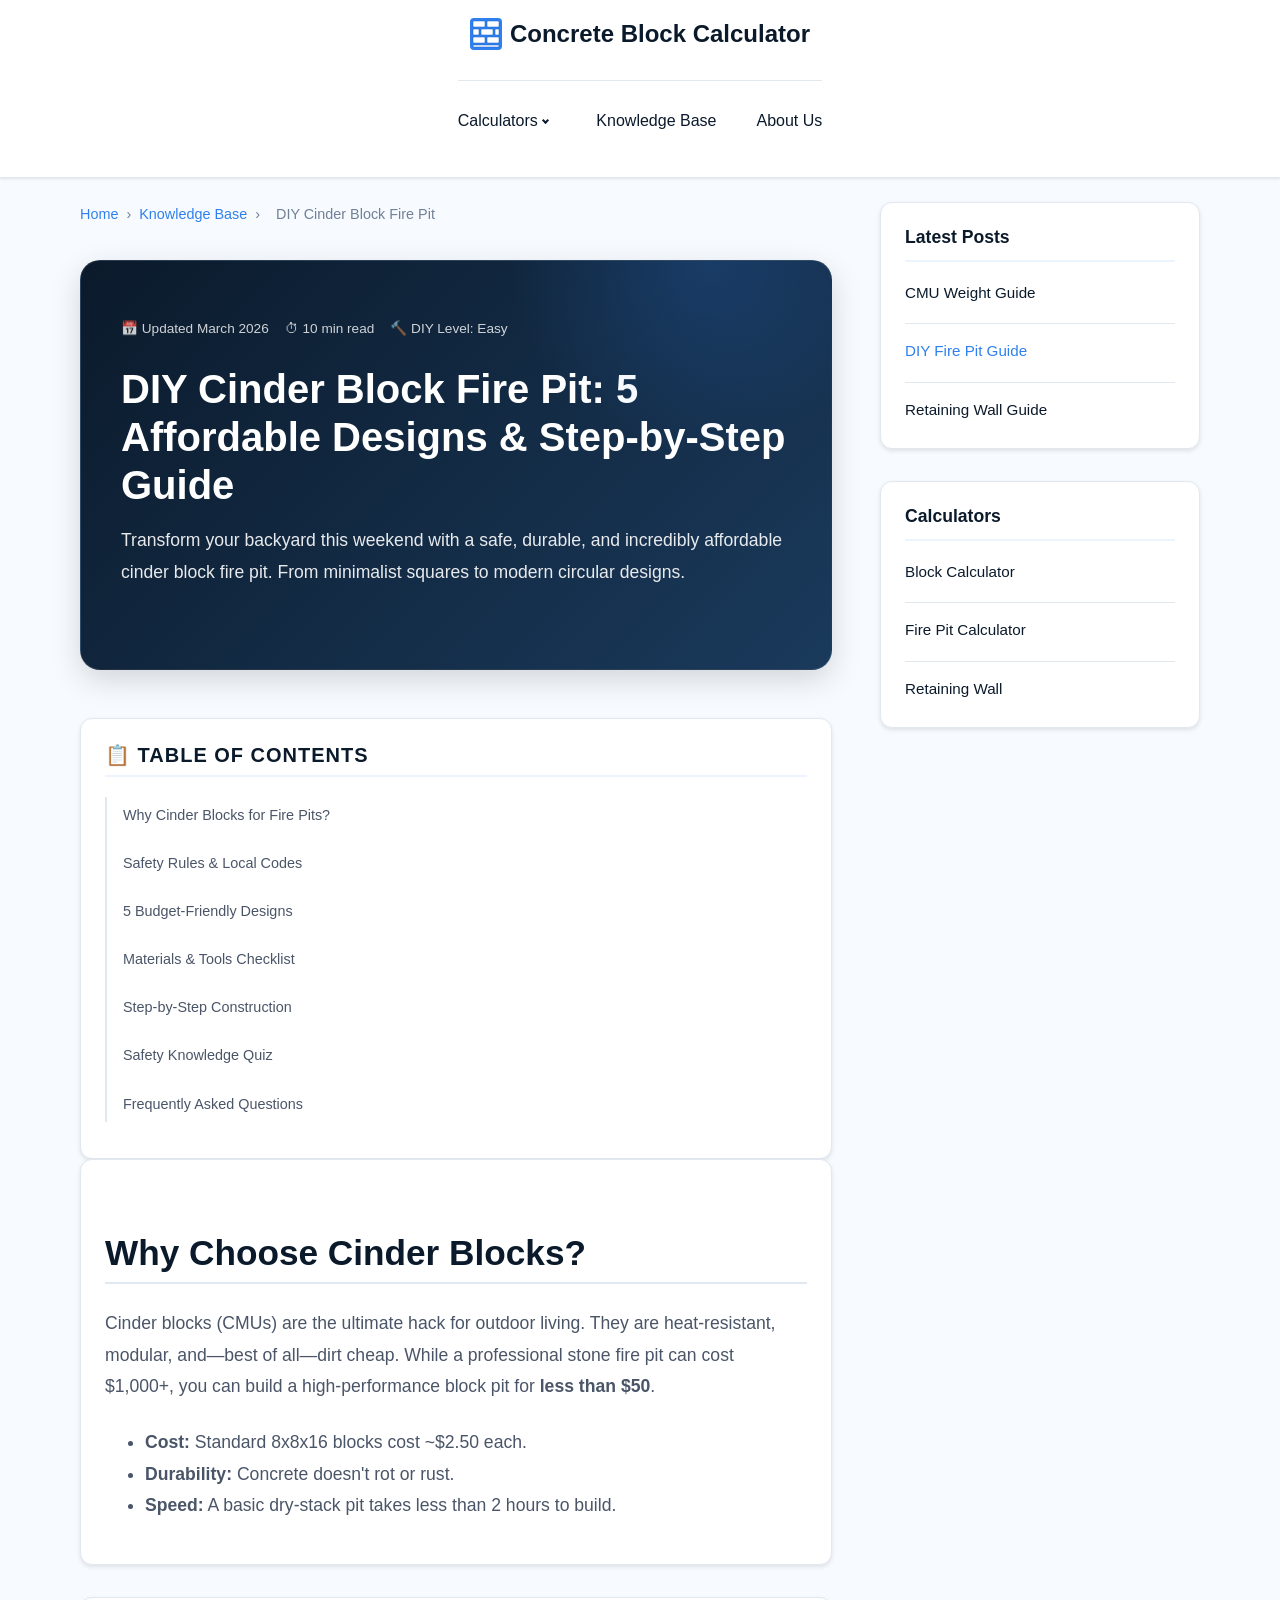
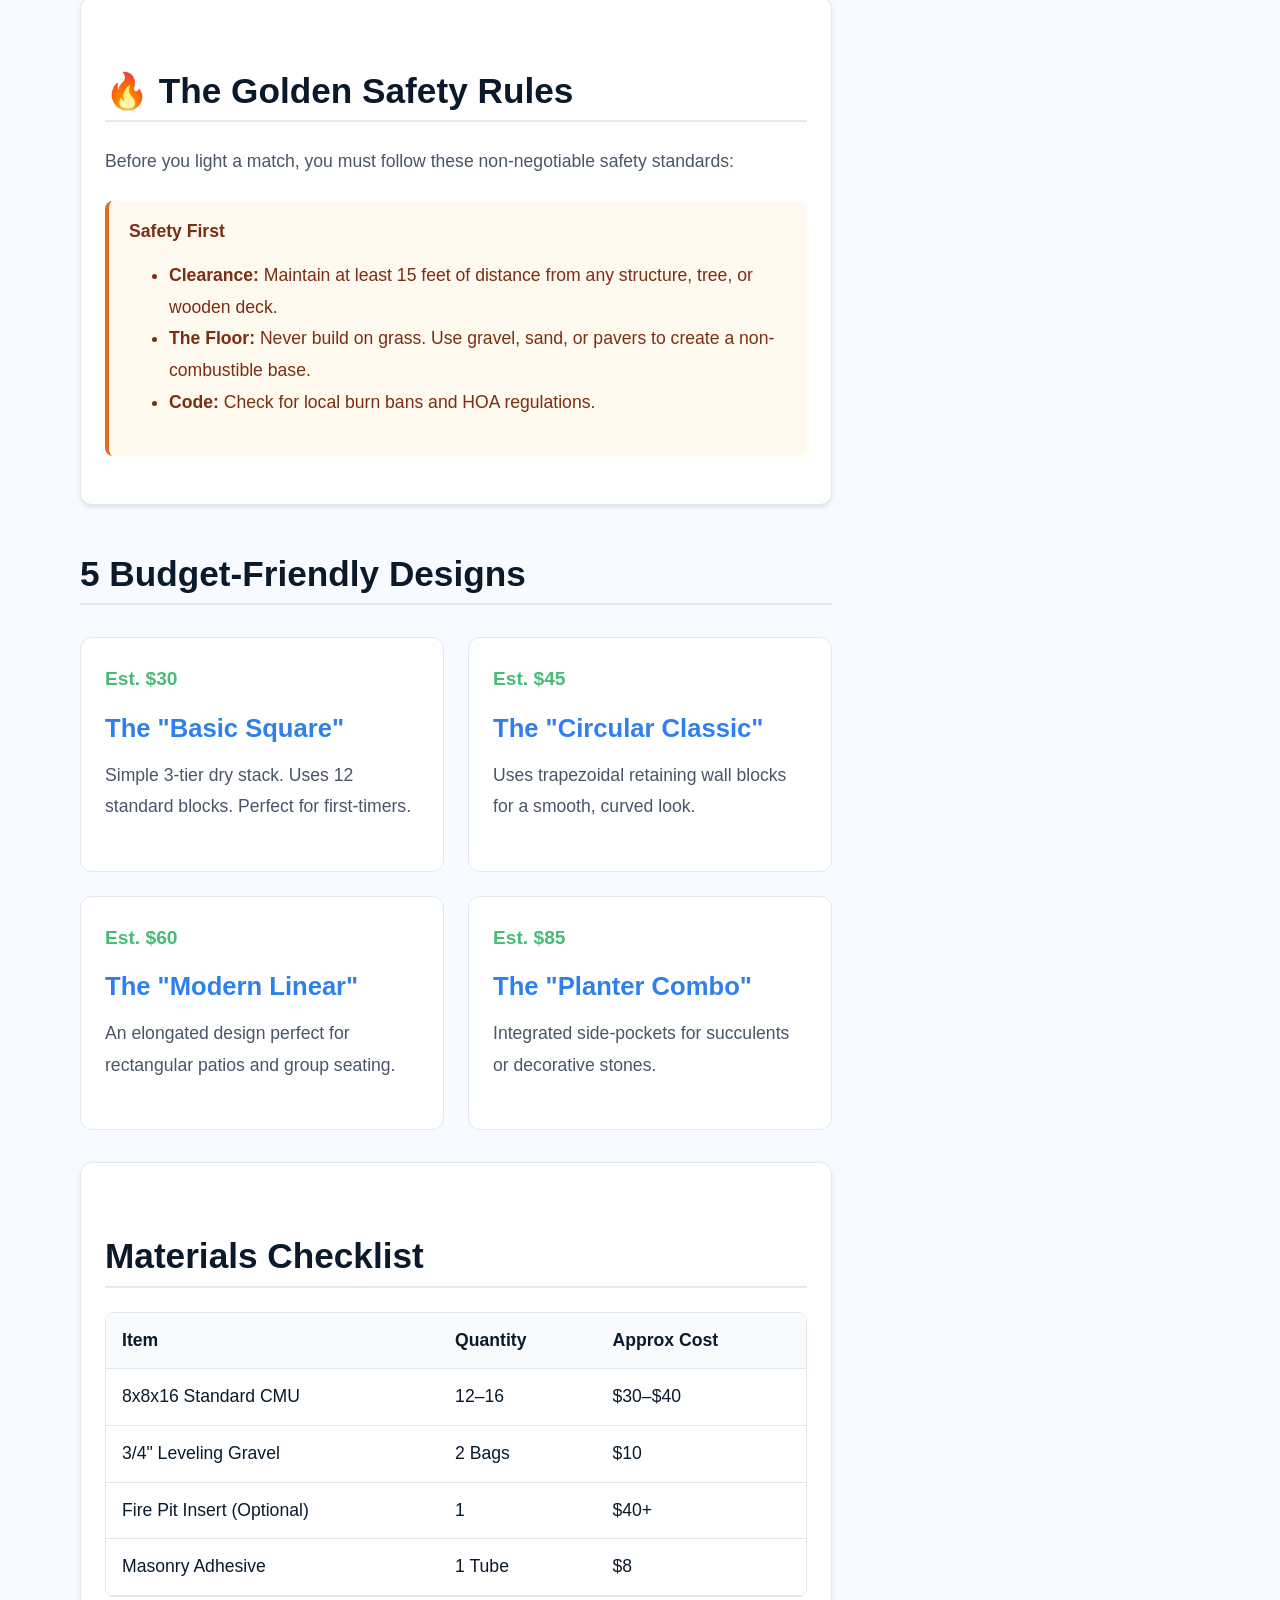
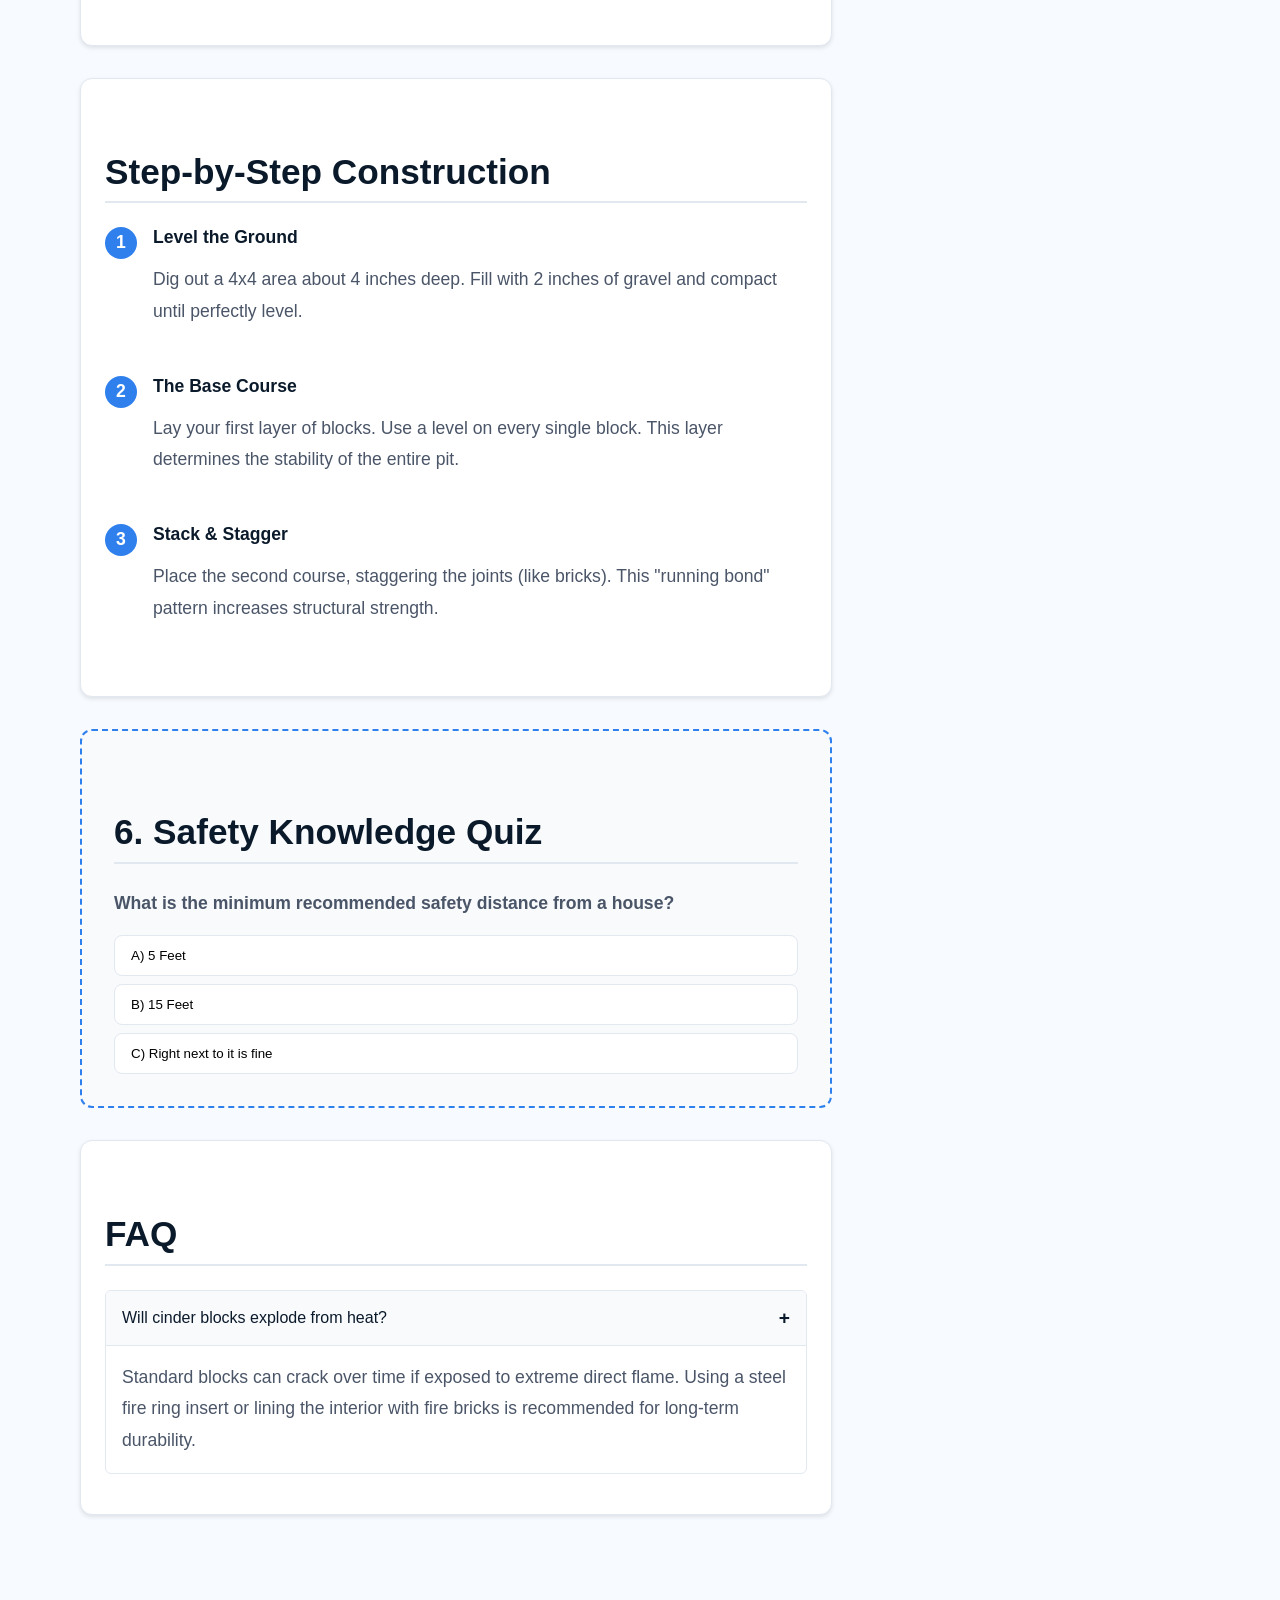
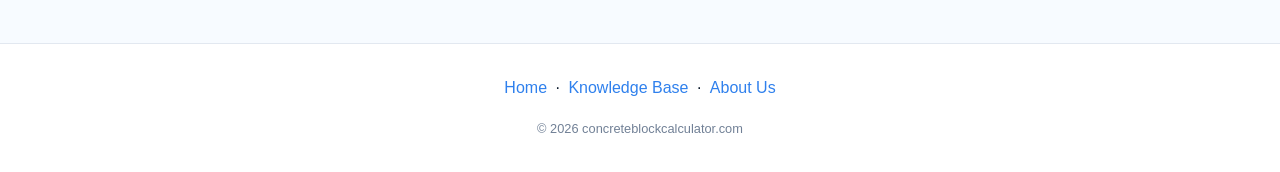
<file: knowledge-base/fire-pit-article/index.html>
<!DOCTYPE html>
<html lang="en">
<head>
  <meta charset="utf-8">
  <title>DIY Cinder Block Fire Pit: 5 Affordable Designs & Step-by-Step Guide</title>
  <meta name="viewport" content="width=device-width, initial-scale=1">
  <meta name="description" content="Build a long-lasting cinder block fire pit for under $50. Explore 5 customizable designs, safe building practices, and step-by-step instructions.">
  <link rel="icon" href="../../favicon.svg" type="image/svg+xml">
  <link rel="stylesheet" href="../../styles.css">
  <style>
    .design-grid { display: grid; grid-template-columns: repeat(auto-fit, minmax(280px, 1fr)); gap: 1.5rem; margin: 2rem 0; }
    .design-card { background: var(--bg-secondary); border: 1px solid var(--border); border-radius: 12px; padding: 1.5rem; transition: transform 0.2s; }
    .design-card:hover { transform: translateY(-5px); border-color: var(--primary); }
    .design-card h3 { margin-top: 0; color: var(--primary); }
    .price-tag { font-weight: 700; color: var(--success); font-size: 1.2rem; margin-bottom: 1rem; display: block; }
    
    .quiz-container { background: var(--bg-accent); border-radius: 12px; padding: 2rem; margin: 2rem 0; border: 2px dashed var(--primary); }
    .quiz-question { font-weight: 700; margin-bottom: 1rem; }
    .quiz-options { display: flex; flex-direction: column; gap: 0.5rem; }
    .quiz-opt { padding: 0.75rem 1rem; background: white; border: 1px solid var(--border); border-radius: 8px; cursor: pointer; text-align: left; transition: all 0.2s; }
    .quiz-opt:hover { border-color: var(--primary); background: var(--primary-light); }
    .quiz-feedback { margin-top: 1rem; font-weight: 600; display: none; padding: 0.75rem; border-radius: 6px; }
    .feedback-correct { display: block; background: #f0fff4; color: #38a169; }
    .feedback-wrong { display: block; background: #fff5f5; color: #e53e3e; }

    .step-list { list-style: none; padding: 0; }
    .step-item { display: flex; gap: 1rem; margin-bottom: 1.5rem; }
    .step-num { min-width: 32px; height: 32px; background: var(--primary); color: white; border-radius: 50%; display: flex; align-items: center; justify-content: center; font-weight: 700; flex-shrink: 0; }

    /* Mobile optimizations */
    @media (max-width: 768px) {
      .design-grid {
        grid-template-columns: 1fr;
        gap: 1rem;
      }

      .design-card {
        padding: 1.25rem;
      }

      .quiz-container {
        padding: 1.25rem;
        margin: 1.5rem 0;
      }

      .quiz-opt {
        padding: 0.65rem 0.85rem;
        font-size: 0.95rem;
      }

      .step-item {
        gap: 0.75rem;
      }

      .price-tag {
        font-size: 1.1rem;
      }
    }
  </style>
</head>
<body>
  <header class="site-header">
    <div class="header-container">
      <div class="brand-group">
        <a class="brand" href="../../">
          <img src="../../favicon.svg" alt="" aria-hidden="true" width="32" height="32">
          <span>Concrete Block Calculator</span>
        </a>
      </div>
      <button class="menu-toggle" aria-label="Toggle navigation" aria-expanded="false" id="menuToggle">
        <span class="hamburger"></span>
      </button>
      <nav class="main-nav" id="mainNav">
        <div class="nav-item dropdown">
          <a class="nav-link dropdown-toggle" id="calculatorsDropdown" role="button" aria-expanded="false" tabindex="0">Calculators</a>
          <div class="dropdown-menu" aria-labelledby="calculatorsDropdown">
            <a href="../../" class="dropdown-item">Concrete Block Calculator</a>
            <a href="../../retaining-wall/" class="dropdown-item">Retaining Wall Calculator</a>
            <a href="../../block-weight/" class="dropdown-item">Block Weight Calculator</a>
            <a href="../../fire-pit-planter/" class="dropdown-item">Fire Pit & Planter Calculator</a>
          </div>
        </div>
        <div class="nav-item"><a href="../../knowledge-base/" class="nav-link active">Knowledge Base</a></div>
        <div class="nav-item"><a href="../../about-us/" class="nav-link">About Us</a></div>
      </nav>
    </div>
  </header>

  <main>
    <div class="blog-layout">
      <div class="blog-main">
        <nav class="breadcrumb" aria-label="Breadcrumb">
          <a href="../../">Home</a><span>›</span>
          <a href="../">Knowledge Base</a><span>›</span>
          <span>DIY Cinder Block Fire Pit</span>
        </nav>

        <article>
          <div class="article-header">
            <div class="article-meta">
              <span>📅 Updated March 2026</span>
              <span>⏱ 10 min read</span>
              <span>🔨 DIY Level: Easy</span>
            </div>
            <h1>DIY Cinder Block Fire Pit: 5 Affordable Designs & Step-by-Step Guide</h1>
            <p>Transform your backyard this weekend with a safe, durable, and incredibly affordable cinder block fire pit. From minimalist squares to modern circular designs.</p>
          </div>

          <aside class="toc" aria-label="Table of Contents">
            <h3>📋 Table of Contents</h3>
            <ol>
              <li><a href="#intro">Why Cinder Blocks for Fire Pits?</a></li>
              <li><a href="#safety">Safety Rules & Local Codes</a></li>
              <li><a href="#designs">5 Budget-Friendly Designs</a></li>
              <li><a href="#materials">Materials & Tools Checklist</a></li>
              <li><a href="#steps">Step-by-Step Construction</a></li>
              <li><a href="#quiz">Safety Knowledge Quiz</a></li>
              <li><a href="#faq">Frequently Asked Questions</a></li>
            </ol>
          </aside>

          <section id="intro" class="card">
            <h2>Why Choose Cinder Blocks?</h2>
            <p>Cinder blocks (CMUs) are the ultimate hack for outdoor living. They are heat-resistant, modular, and—best of all—dirt cheap. While a professional stone fire pit can cost $1,000+, you can build a high-performance block pit for <strong>less than $50</strong>.</p>
            <ul>
              <li><strong>Cost:</strong> Standard 8x8x16 blocks cost ~$2.50 each.</li>
              <li><strong>Durability:</strong> Concrete doesn't rot or rust.</li>
              <li><strong>Speed:</strong> A basic dry-stack pit takes less than 2 hours to build.</li>
            </ul>
          </section>

          <section id="safety" class="card">
            <h2>🔥 The Golden Safety Rules</h2>
            <p>Before you light a match, you must follow these non-negotiable safety standards:</p>
            <div class="callout callout-warning">
              <h4>Safety First</h4>
              <ul>
                <li><strong>Clearance:</strong> Maintain at least 15 feet of distance from any structure, tree, or wooden deck.</li>
                <li><strong>The Floor:</strong> Never build on grass. Use gravel, sand, or pavers to create a non-combustible base.</li>
                <li><strong>Code:</strong> Check for local burn bans and HOA regulations.</li>
              </ul>
            </div>
          </section>

          <section id="designs">
            <h2>5 Budget-Friendly Designs</h2>
            <div class="design-grid">
              <div class="design-card">
                <span class="price-tag">Est. $30</span>
                <h3>The "Basic Square"</h3>
                <p>Simple 3-tier dry stack. Uses 12 standard blocks. Perfect for first-timers.</p>
              </div>
              <div class="design-card">
                <span class="price-tag">Est. $45</span>
                <h3>The "Circular Classic"</h3>
                <p>Uses trapezoidal retaining wall blocks for a smooth, curved look.</p>
              </div>
              <div class="design-card">
                <span class="price-tag">Est. $60</span>
                <h3>The "Modern Linear"</h3>
                <p>An elongated design perfect for rectangular patios and group seating.</p>
              </div>
              <div class="design-card">
                <span class="price-tag">Est. $85</span>
                <h3>The "Planter Combo"</h3>
                <p>Integrated side-pockets for succulents or decorative stones.</p>
              </div>
            </div>
          </section>

          <section id="materials" class="card">
            <h2>Materials Checklist</h2>
            <div class="table-wrap">
              <table>
                <thead><tr><th>Item</th><th>Quantity</th><th>Approx Cost</th></tr></thead>
                <tbody>
                  <tr><td>8x8x16 Standard CMU</td><td>12–16</td><td>$30–$40</td></tr>
                  <tr><td>3/4" Leveling Gravel</td><td>2 Bags</td><td>$10</td></tr>
                  <tr><td>Fire Pit Insert (Optional)</td><td>1</td><td>$40+</td></tr>
                  <tr><td>Masonry Adhesive</td><td>1 Tube</td><td>$8</td></tr>
                </tbody>
              </table>
            </div>
          </section>

          <section id="steps" class="card">
            <h2>Step-by-Step Construction</h2>
            <div class="step-list">
              <div class="step-item">
                <div class="step-num">1</div>
                <div>
                  <h4>Level the Ground</h4>
                  <p>Dig out a 4x4 area about 4 inches deep. Fill with 2 inches of gravel and compact until perfectly level.</p>
                </div>
              </div>
              <div class="step-item">
                <div class="step-num">2</div>
                <div>
                  <h4>The Base Course</h4>
                  <p>Lay your first layer of blocks. Use a level on every single block. This layer determines the stability of the entire pit.</p>
                </div>
              </div>
              <div class="step-item">
                <div class="step-num">3</div>
                <div>
                  <h4>Stack & Stagger</h4>
                  <p>Place the second course, staggering the joints (like bricks). This "running bond" pattern increases structural strength.</p>
                </div>
              </div>
            </div>
          </section>

          <section id="quiz" class="quiz-container">
            <h2>6. Safety Knowledge Quiz</h2>
            <div id="quiz-content">
              <div class="quiz-question">What is the minimum recommended safety distance from a house?</div>
              <div class="quiz-options">
                <button class="quiz-opt" onclick="checkQuiz(this, false)">A) 5 Feet</button>
                <button class="quiz-opt" onclick="checkQuiz(this, true)">B) 15 Feet</button>
                <button class="quiz-opt" onclick="checkQuiz(this, false)">C) Right next to it is fine</button>
              </div>
              <div id="quiz-feedback" class="quiz-feedback"></div>
            </div>
          </section>

          <section id="faq" class="card">
            <h2>FAQ</h2>
            <div class="faq-item">
              <button class="faq-question">Will cinder blocks explode from heat?</button>
              <div class="faq-answer show">
                <p>Standard blocks can crack over time if exposed to extreme direct flame. Using a steel fire ring insert or lining the interior with fire bricks is recommended for long-term durability.</p>
              </div>
            </div>
          </section>
        </article>
      </div>

      <aside class="blog-sidebar">
        <div class="sidebar-widget">
          <h3>Latest Posts</h3>
          <ul class="latest-posts-list">
            <li><a href="../blog-cmu-weight-guide/">CMU Weight Guide</a></li>
            <li><a href="../fire-pit-article/" class="active">DIY Fire Pit Guide</a></li>
            <li><a href="../retaining-wall-guide/">Retaining Wall Guide</a></li>
          </ul>
        </div>
        <div class="sidebar-widget">
          <h3>Calculators</h3>
          <ul class="latest-posts-list">
            <li><a href="../../">Block Calculator</a></li>
            <li><a href="../../fire-pit-planter/">Fire Pit Calculator</a></li>
            <li><a href="../../retaining-wall/">Retaining Wall</a></li>
          </ul>
        </div>
      </aside>
    </div>
  </main>

  <footer class="site-footer">
    <div class="footer-container">
      <nav>
        <a href="../../">Home</a> · 
        <a href="../">Knowledge Base</a> · 
        <a href="../../about-us/">About Us</a>
      </nav>
      <small>© 2026 concreteblockcalculator.com</small>
    </div>
  </footer>

  <script src="../../app.js"></script>
  <script>
    function checkQuiz(btn, isCorrect) {
      const feedback = document.getElementById('quiz-feedback');
      feedback.style.display = 'block';
      if (isCorrect) {
        feedback.textContent = 'Correct! 15 feet is the standard safety distance recommended by fire departments.';
        feedback.className = 'quiz-feedback feedback-correct';
      } else {
        feedback.textContent = 'Not quite. Safety guidelines recommend at least 15 feet of clearance from structures.';
        feedback.className = 'quiz-feedback feedback-wrong';
      }
    }
  </script>
</body>
</html>
</file>
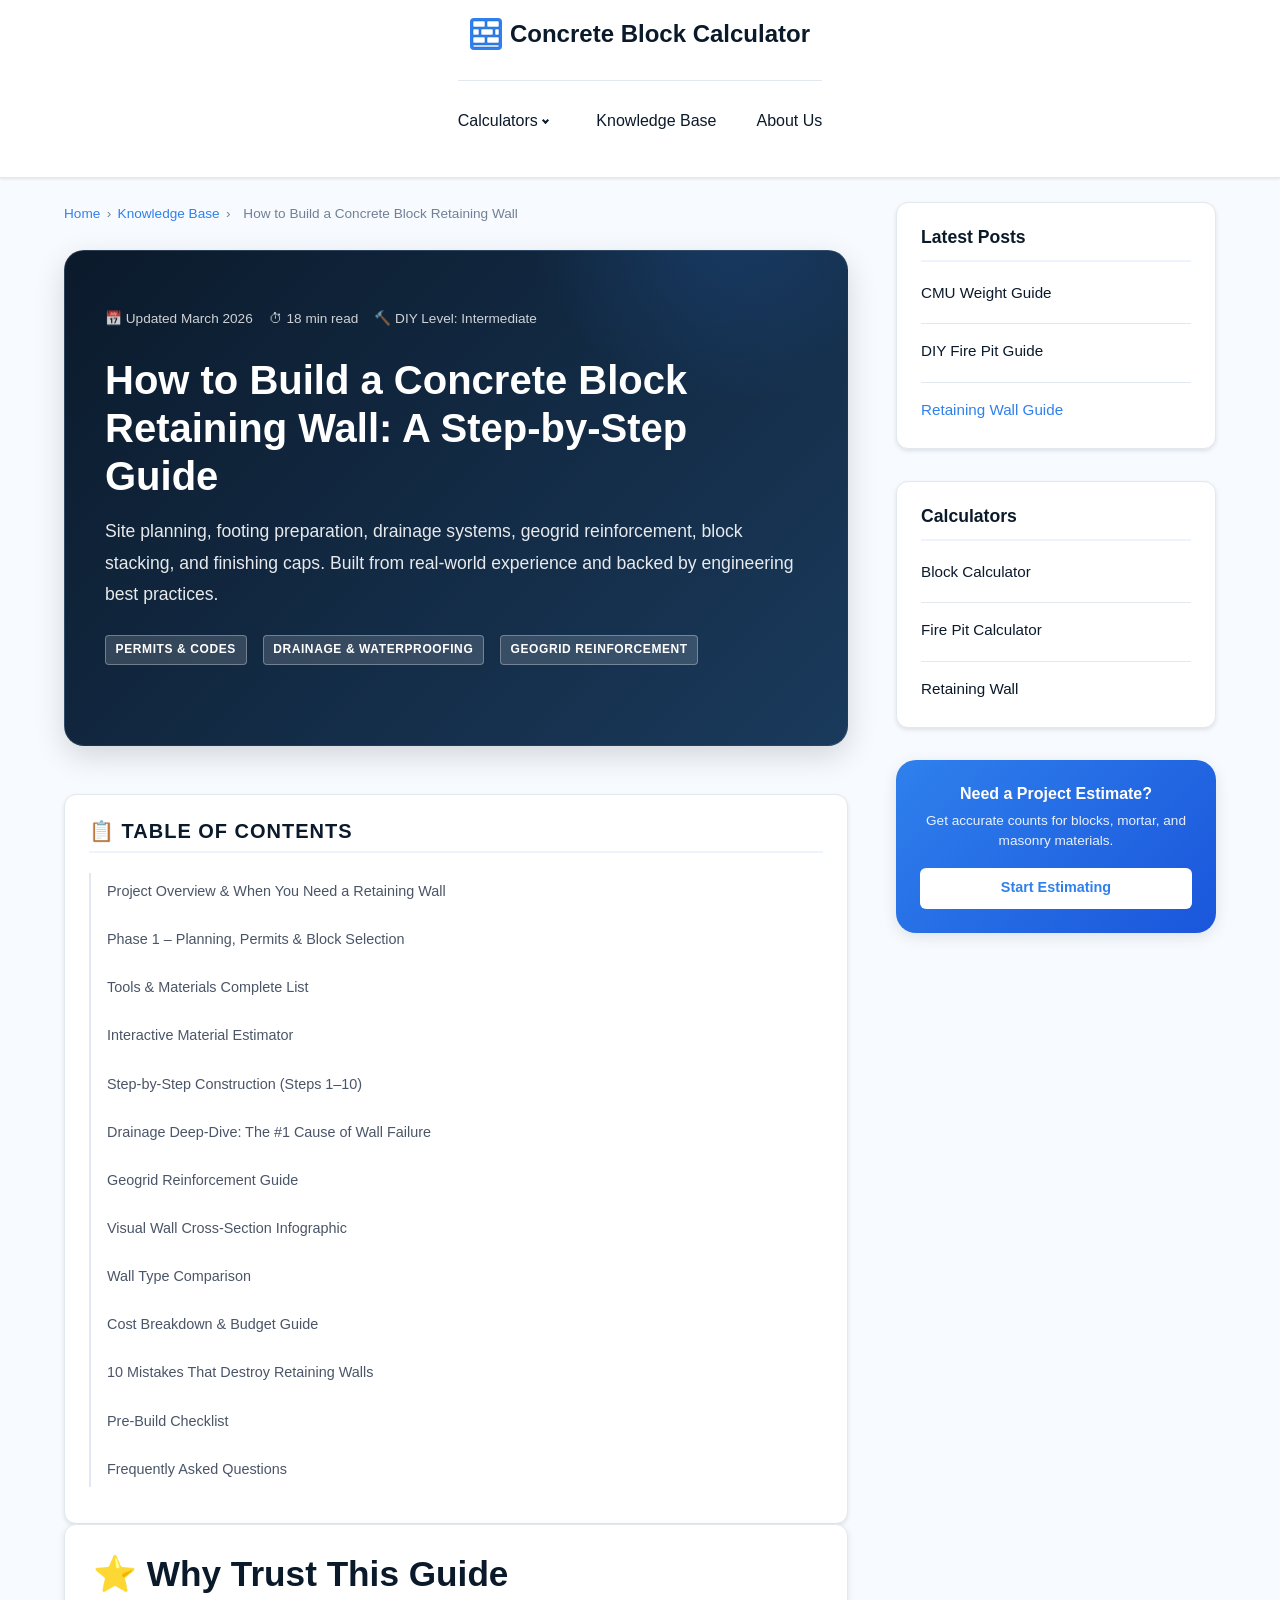
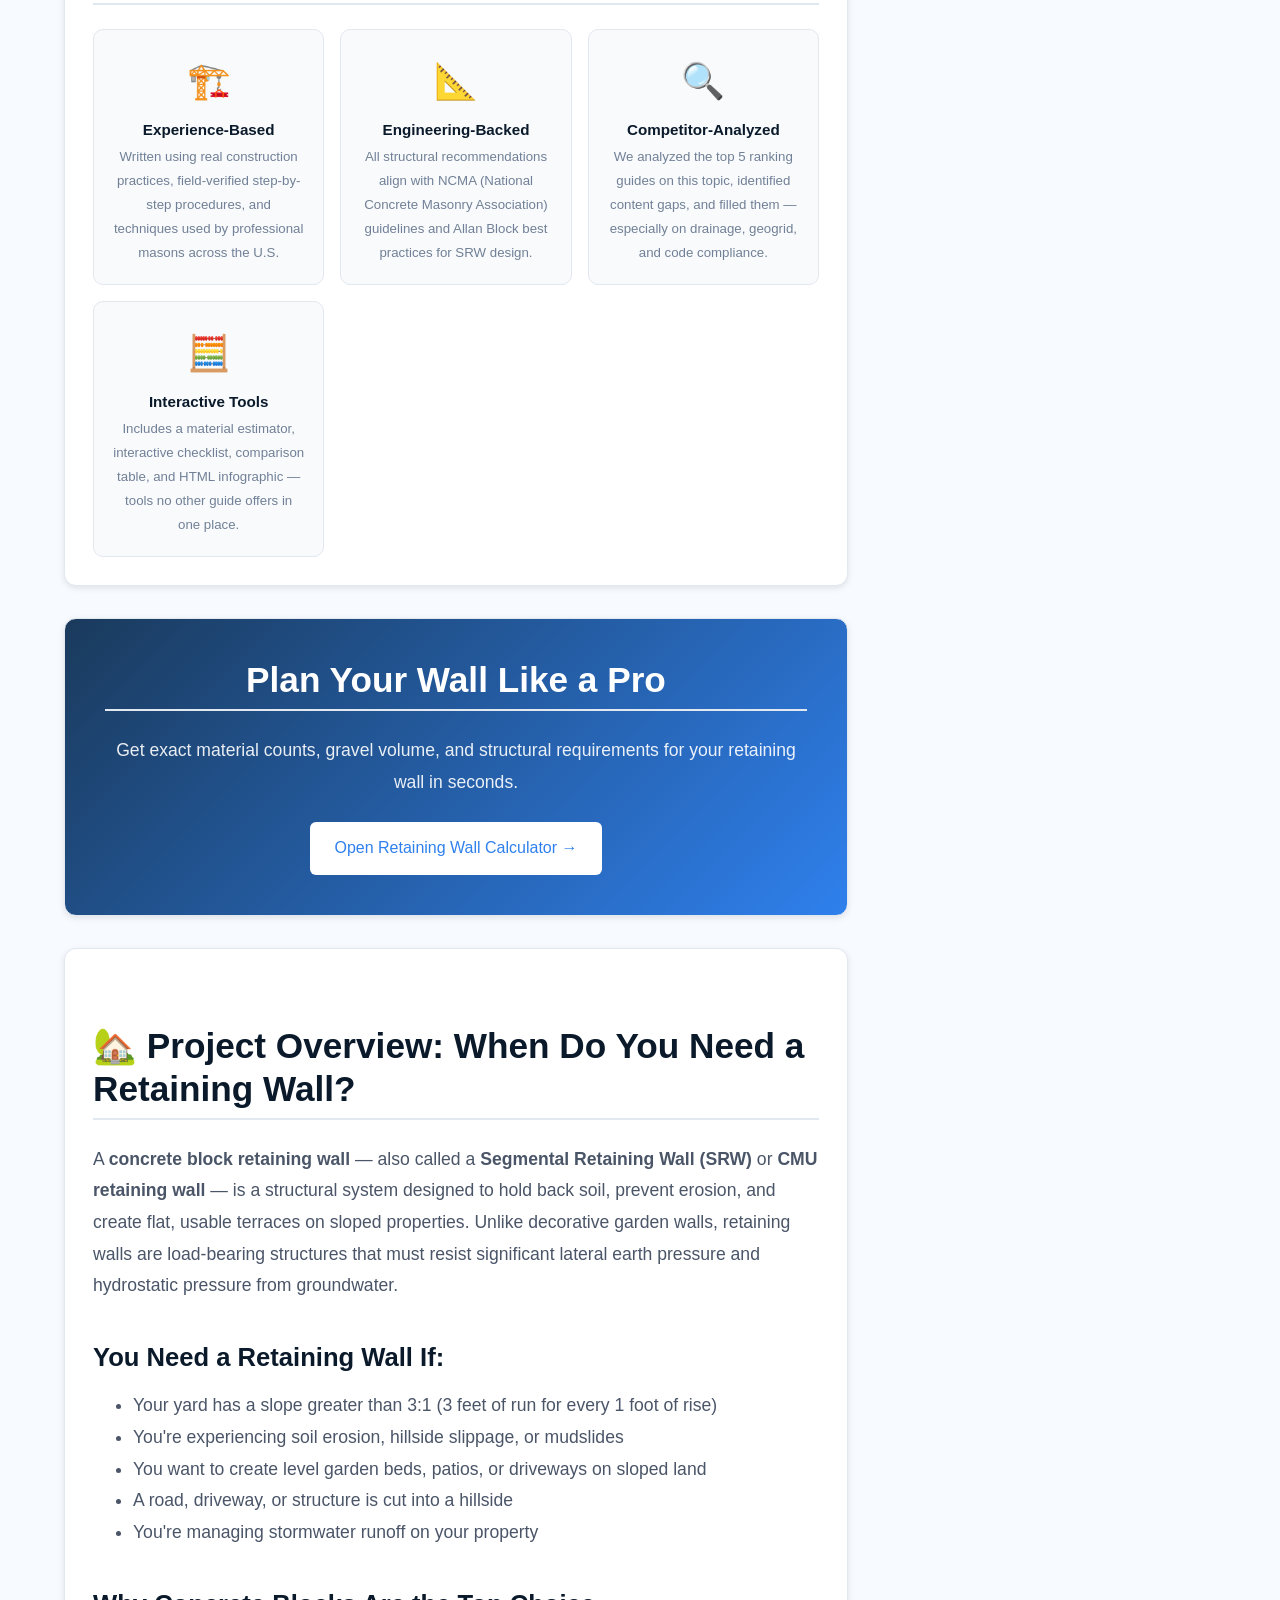
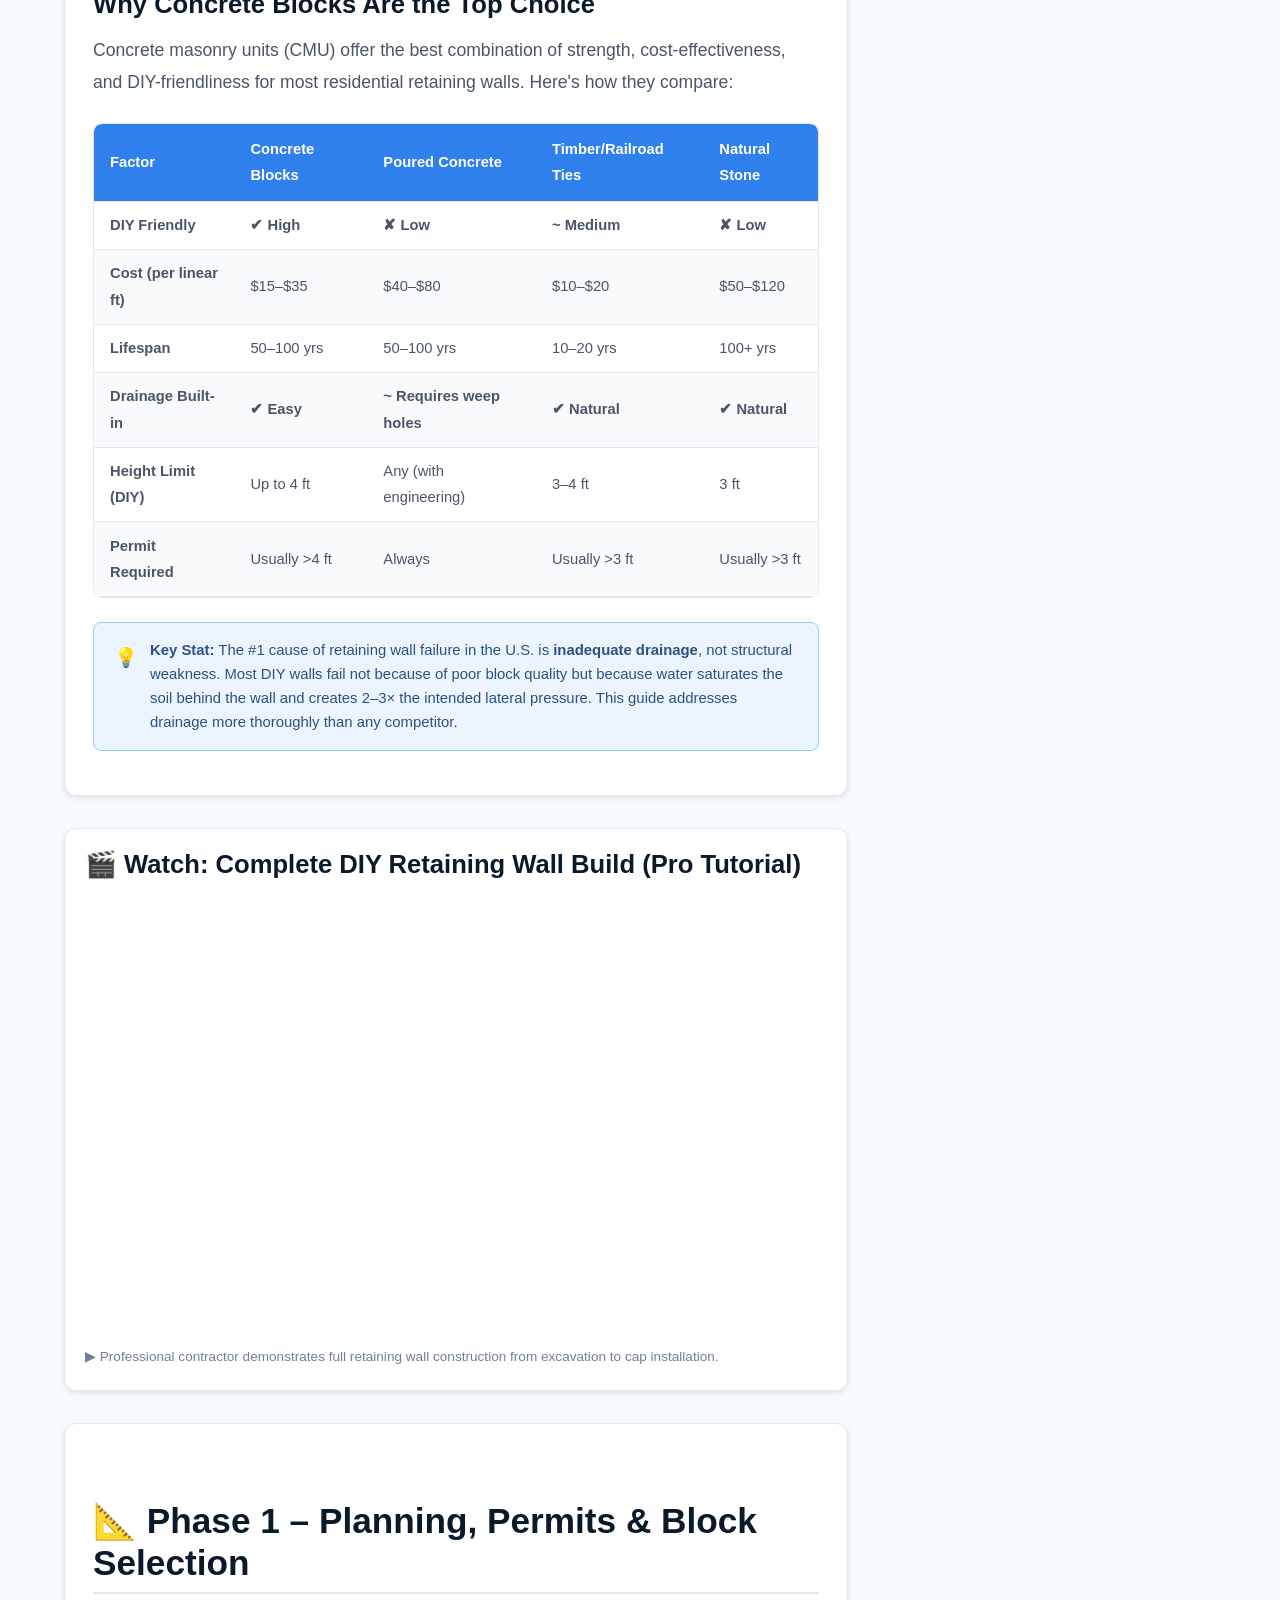
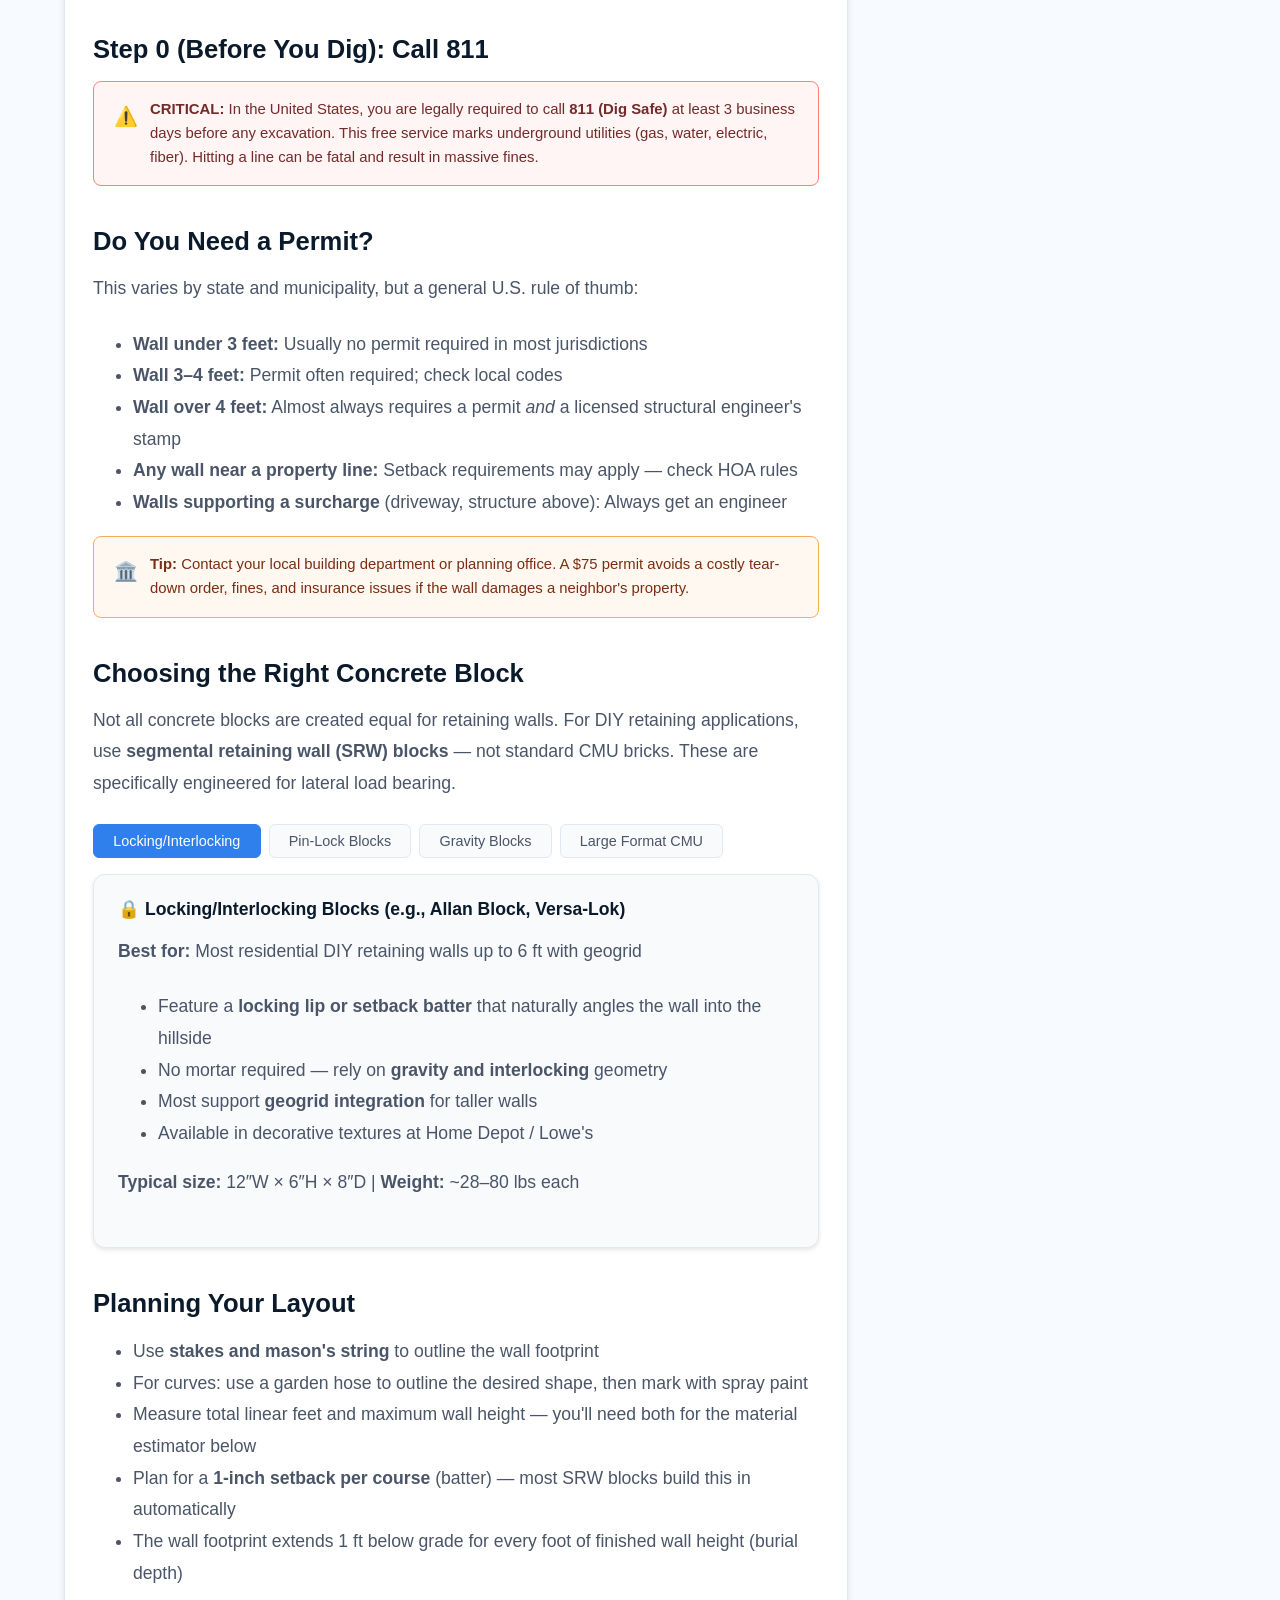
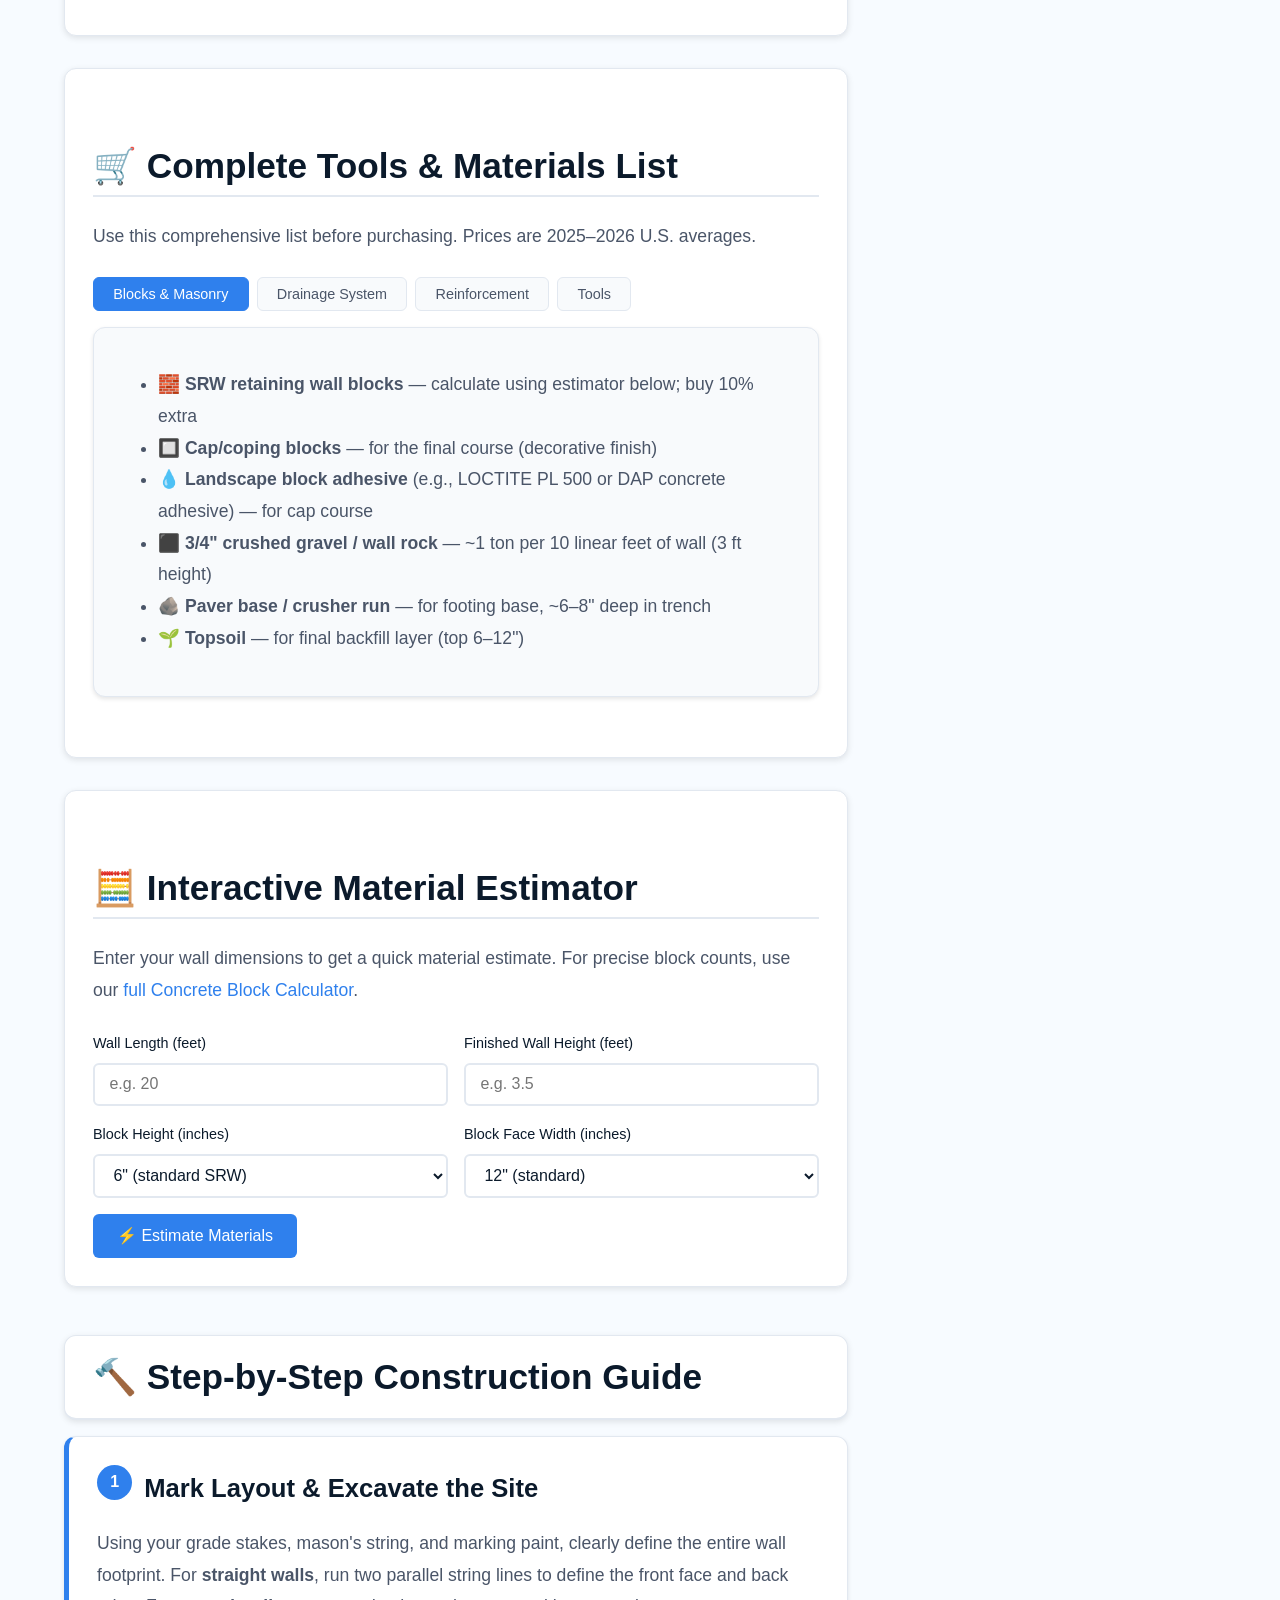
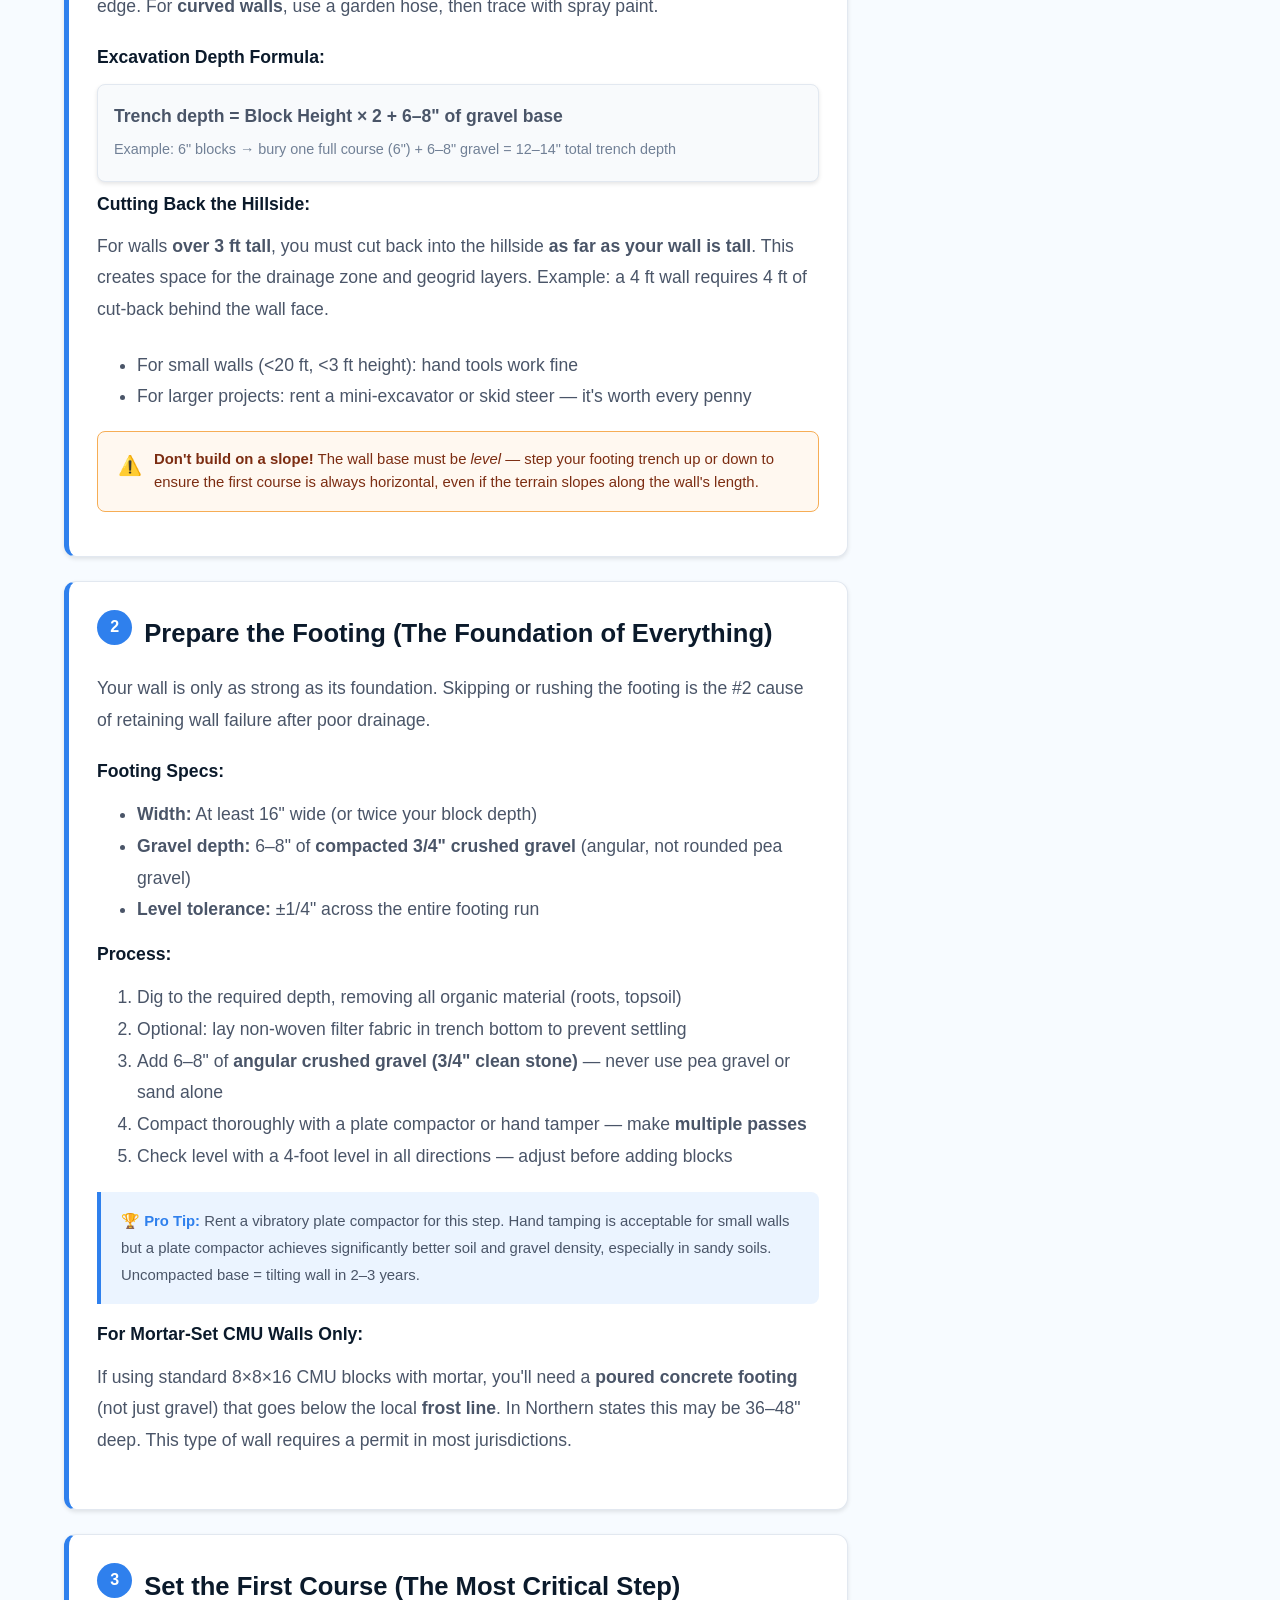
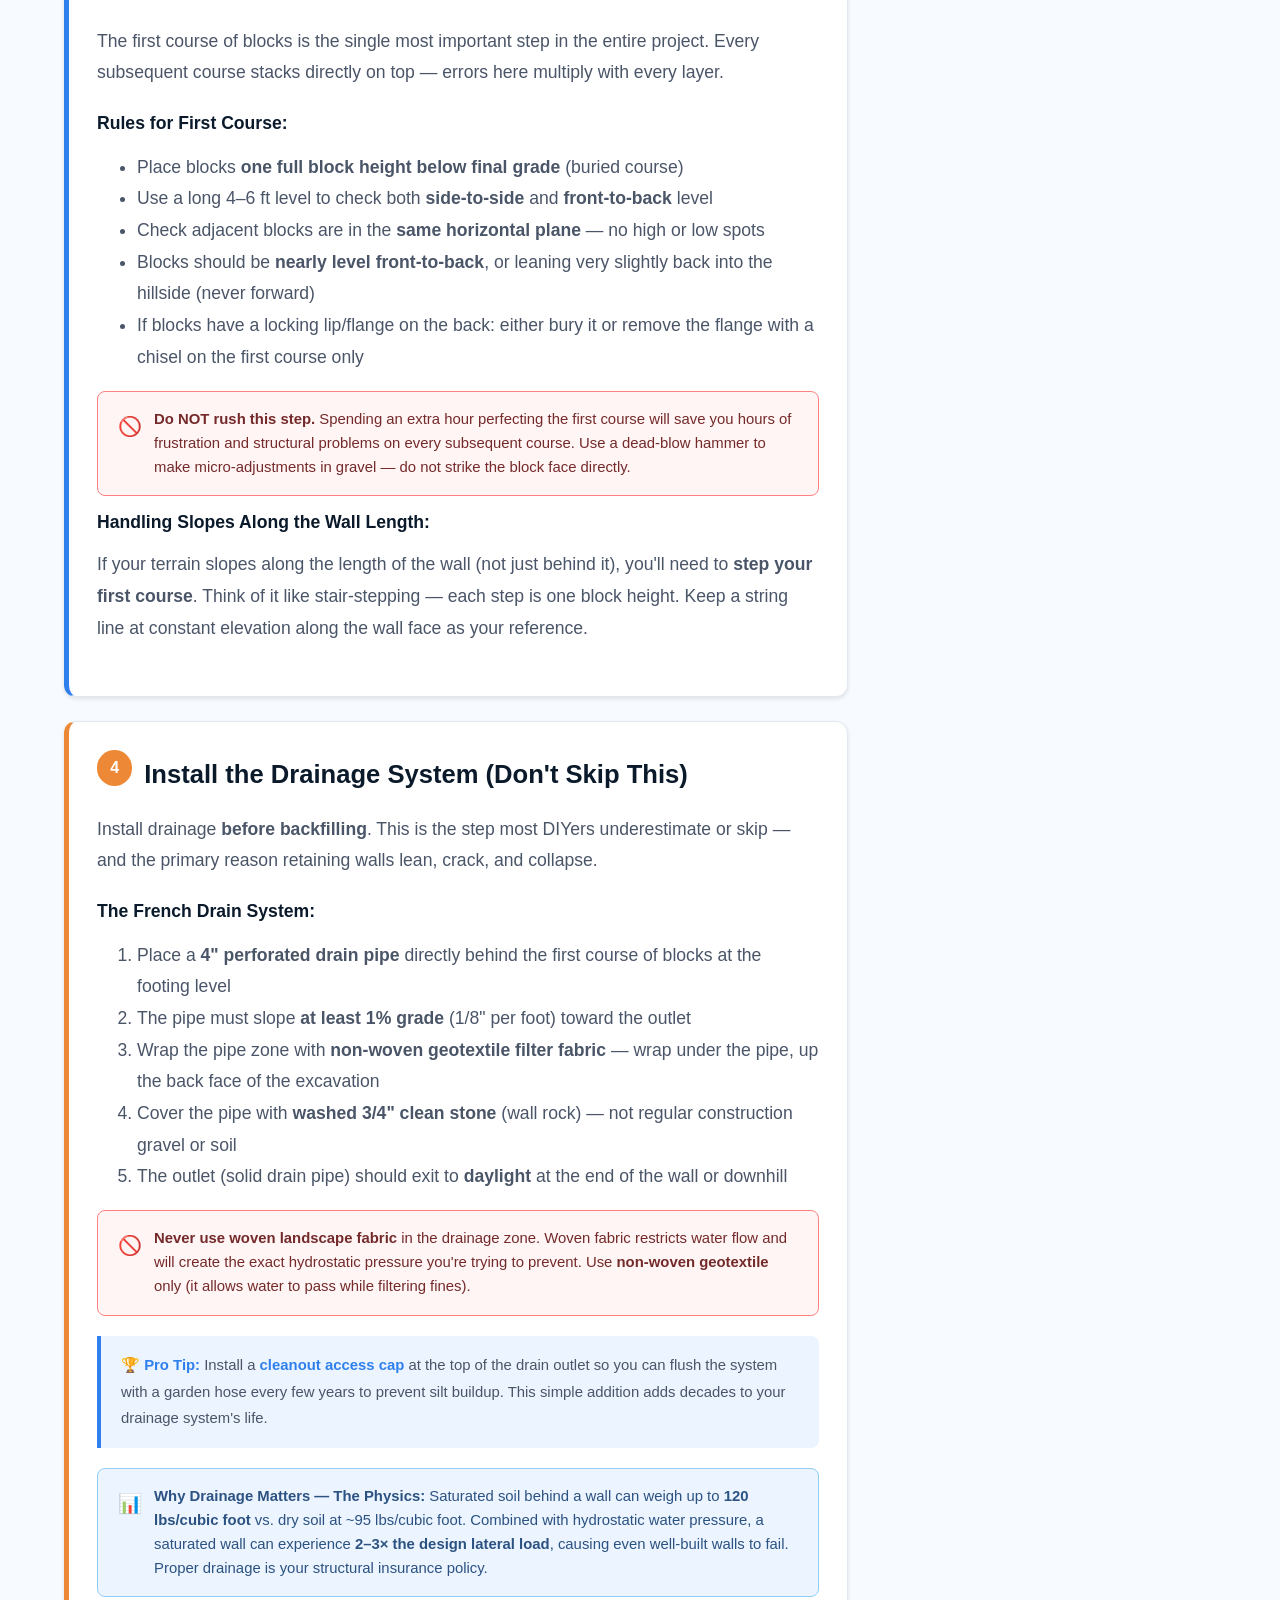
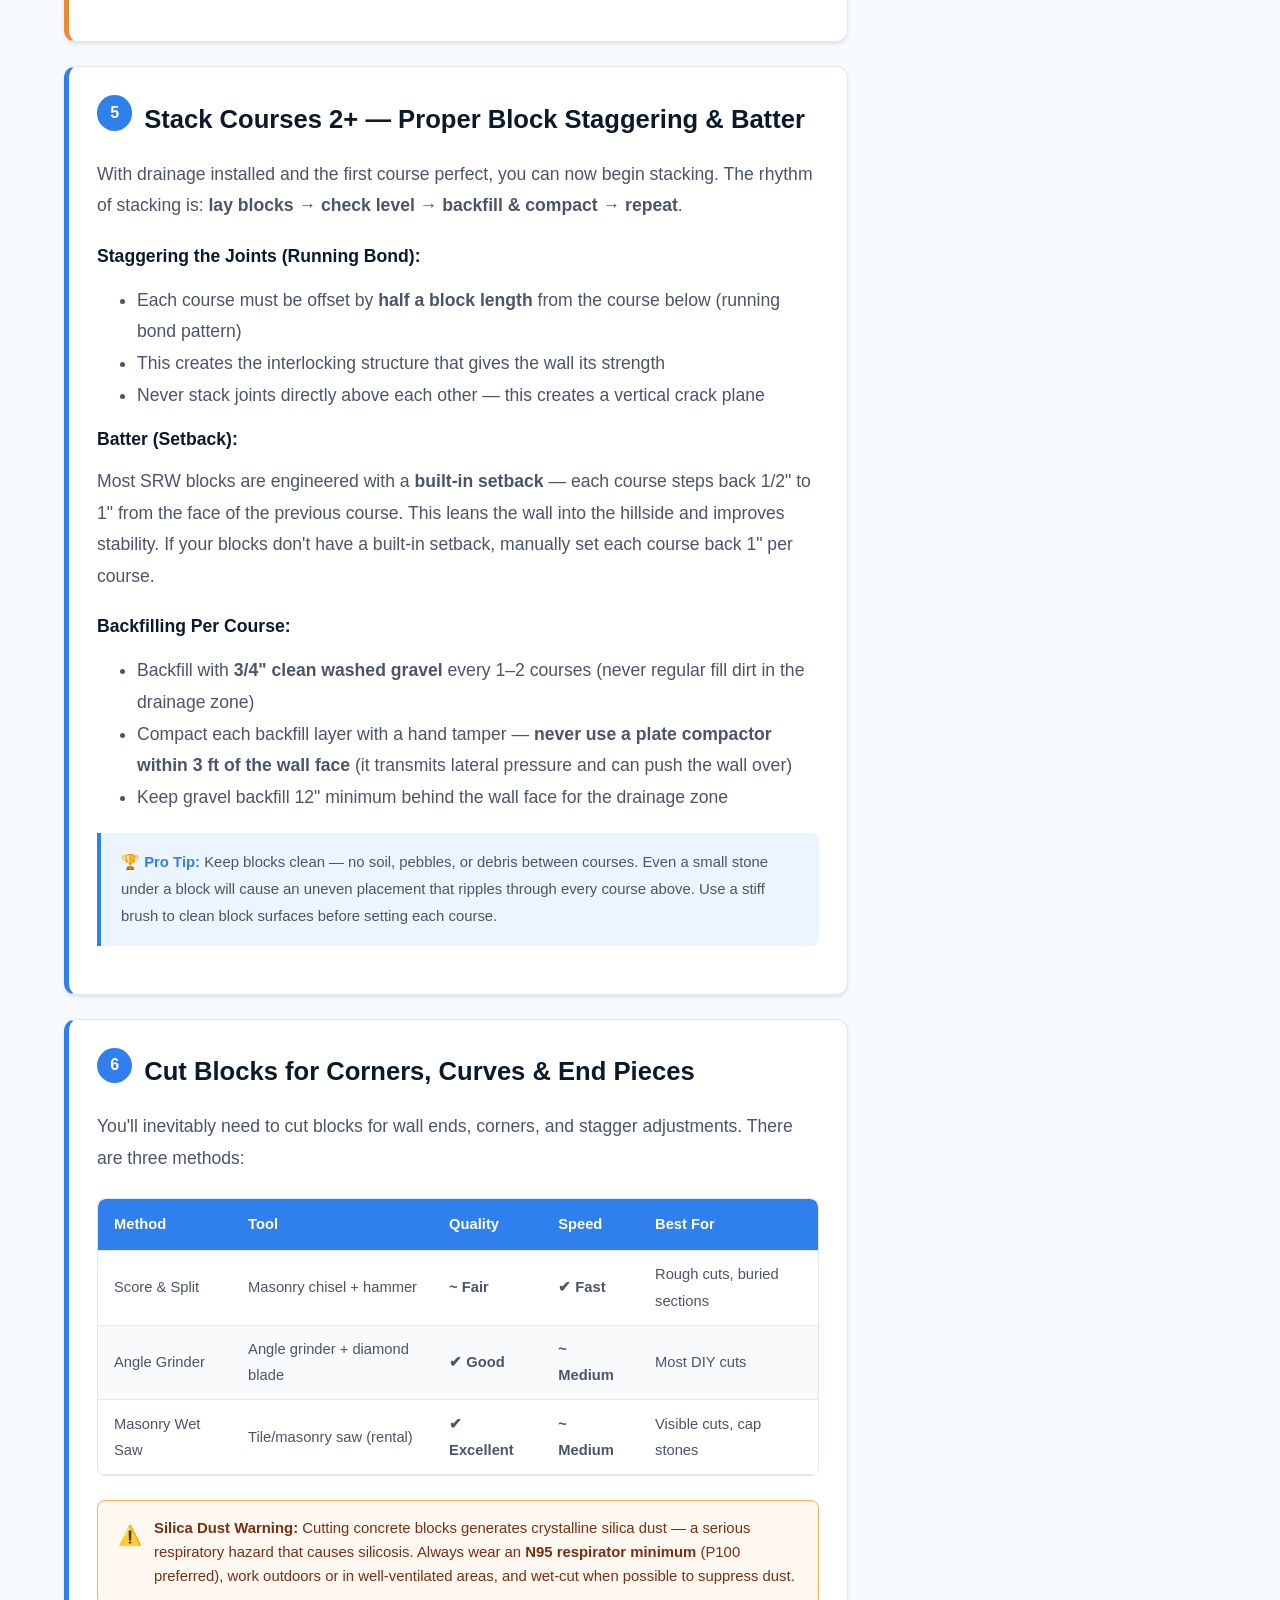
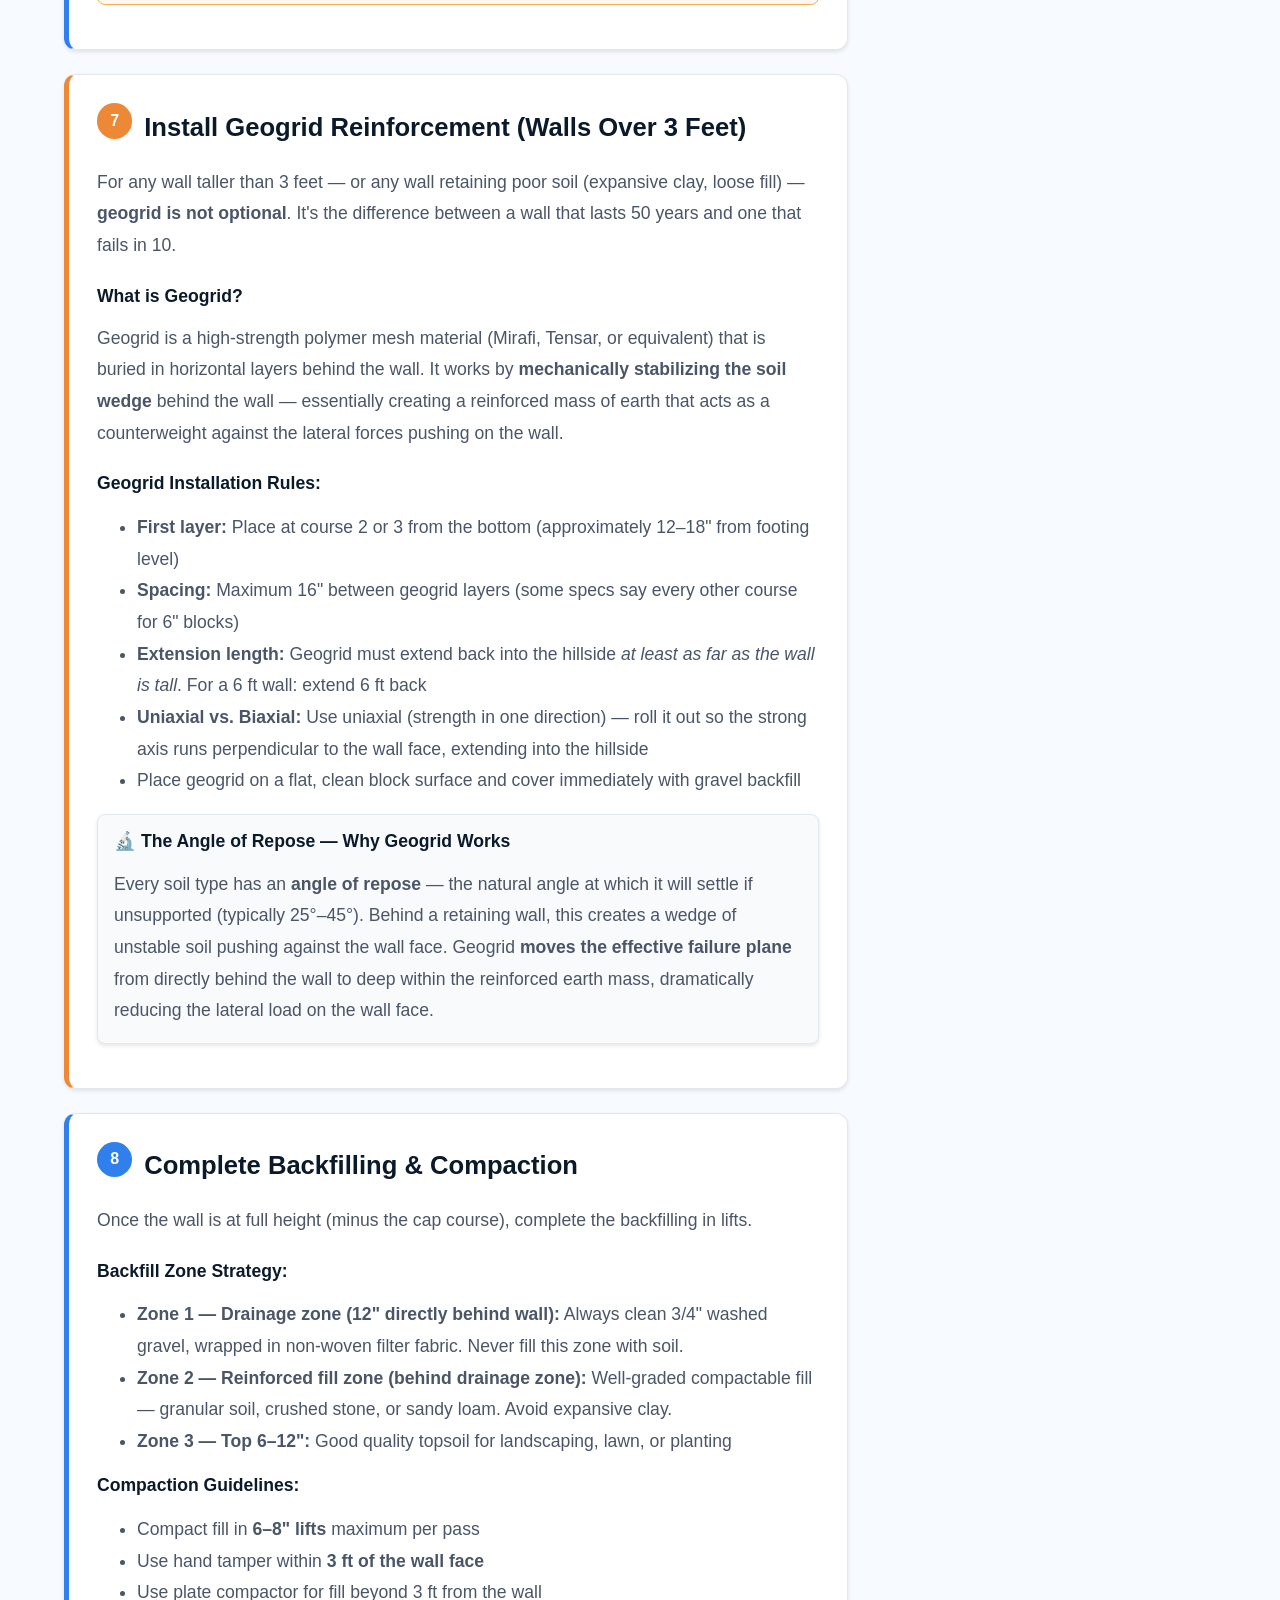
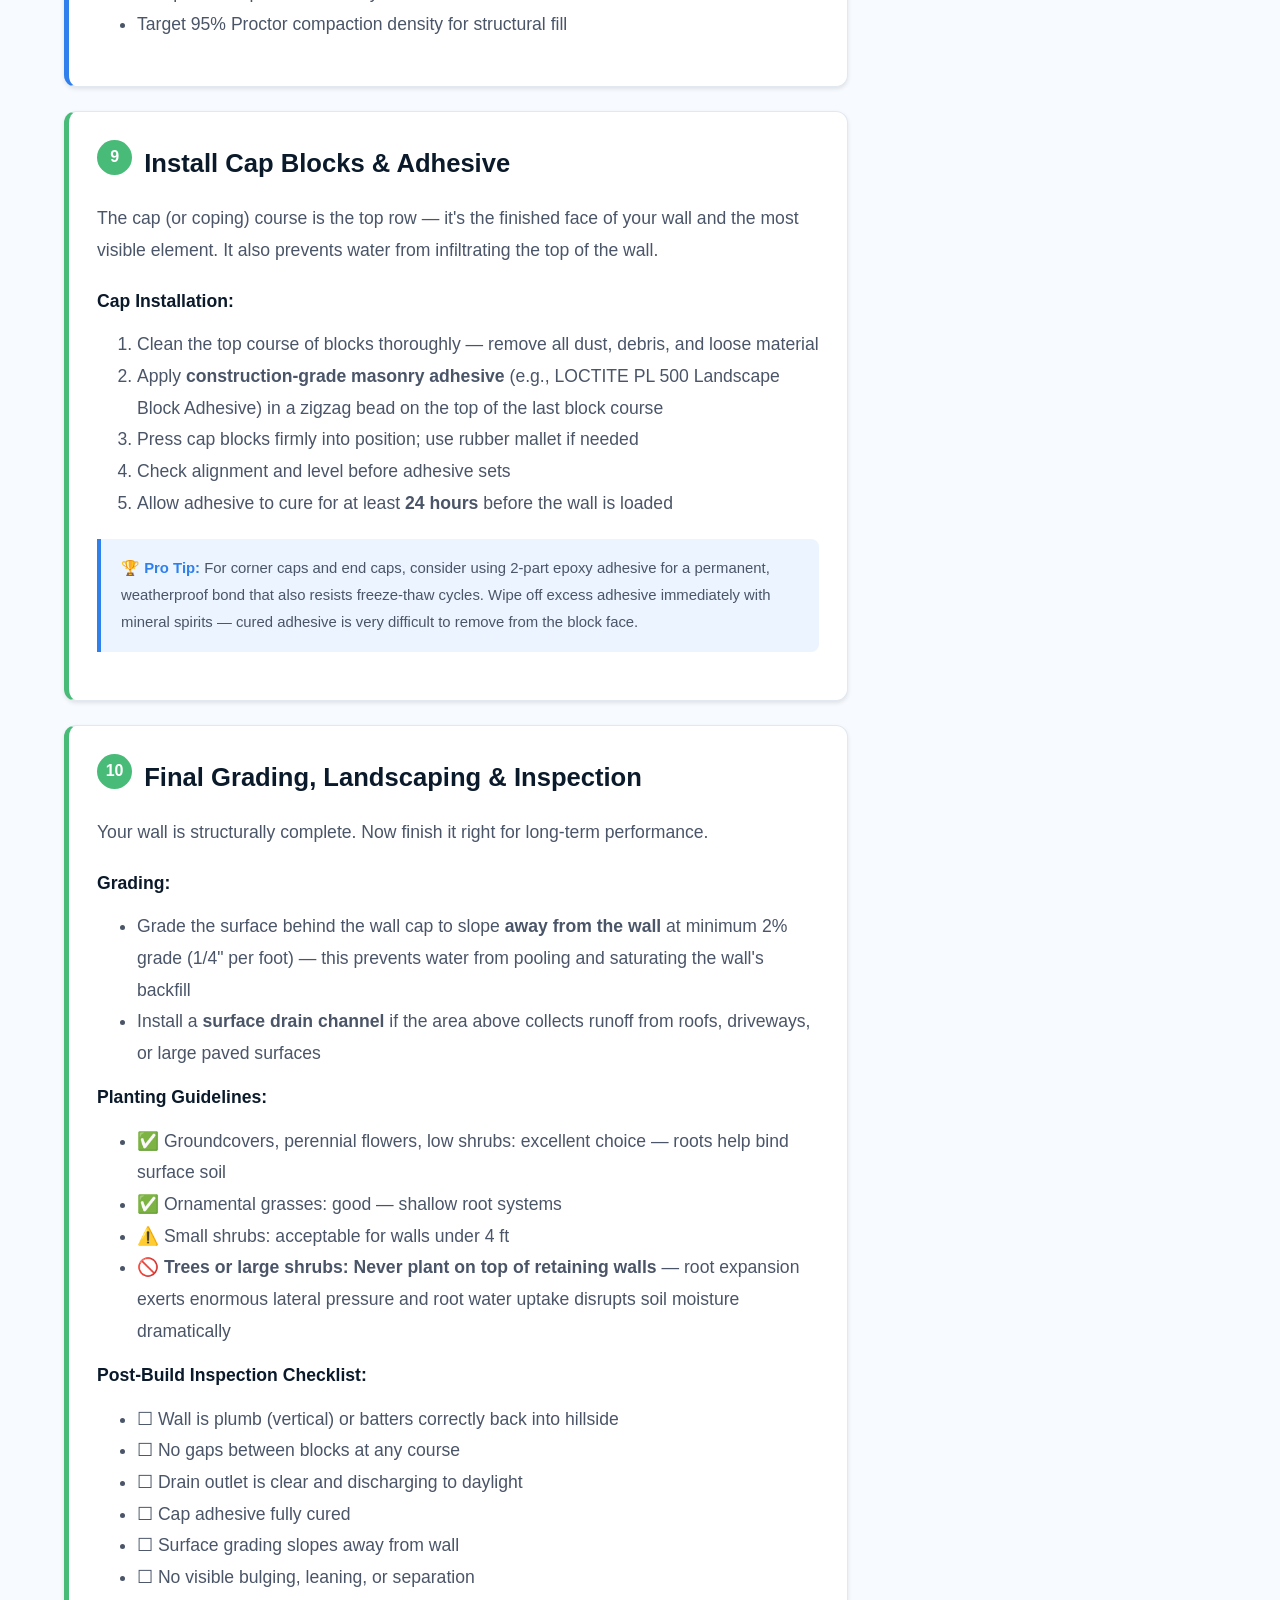
<file: knowledge-base/retaining-wall-guide/index.html>
<!DOCTYPE html>
<html lang="en">
<head>
  <meta charset="utf-8">
  <title>How to Build a Concrete Block Retaining Wall: A Step-by-Step Guide</title>
  <meta name="viewport" content="width=device-width, initial-scale=1">
  <meta name="description" content="Complete step-by-step guide to building a concrete block retaining wall. Learn footing prep, drainage, geogrid reinforcement, block stacking, and finishing. Expert DIY tips.">
  <link rel="canonical" href="https://concreteblockcalculator.com/how-to-build-concrete-block-retaining-wall/">
  <meta property="og:title" content="How to Build a Concrete Block Retaining Wall: A Step-by-Step Guide">
  <meta property="og:description" content="The definitive guide to building a concrete block retaining wall from scratch. Footing, drainage, geogrid, block stacking, and finishing touches.">
  <meta property="og:type" content="article">
  <link rel="icon" href="../../favicon.svg" type="image/svg+xml">
  <link rel="stylesheet" href="../../styles.css">

  <style>
    /* Unique styles for this page */


    .tagline { margin: 0.4rem 0 0; color: var(--text-muted); font-size: 0.9rem; }

    /* ===== LAYOUT ===== */
    .skip-link {
      position: absolute; top: -40px; left: 6px;
      background: var(--primary); color: white; padding: 8px;
      border-radius: 4px; font-weight: 500; z-index: 1000;
    }
    .skip-link:focus { top: 6px; }
    main { width: 100%; margin: 0 auto; padding: 1.5rem 0 3rem; }

    /* ===== CARDS / SECTIONS ===== */
    .card {
      background: var(--bg-secondary);
      border-radius: 12px; padding: 1.75rem;
      margin-bottom: 2rem;
      box-shadow: 0 2px 6px var(--shadow);
      border: 1px solid var(--border);
    }
    .card-accent {
      background: var(--bg-accent);
      border-radius: 12px; padding: 1.5rem;
      margin-bottom: 2rem;
      border: 1px solid var(--border);
    }
    /* ===== HERO / HEADER ===== */
    .article-header {
      background: linear-gradient(135deg, #0B1A2B 0%, #1a3a5c 100%);
      border-radius: 20px;
      padding: 3.5rem 2.5rem;
      margin-bottom: 3rem;
      box-shadow: 0 10px 30px var(--shadow-lg);
      border: 1px solid rgba(255,255,255,0.1);
      text-align: left;
      color: #fff;
      position: relative;
      overflow: hidden;
    }

    .article-header::before {
      content: "";
      position: absolute;
      top: -50%;
      right: -10%;
      width: 400px;
      height: 400px;
      background: radial-gradient(circle, rgba(47, 128, 237, 0.2) 0%, transparent 70%);
      pointer-events: none;
    }

    .article-header h1 { color: #fff; margin-bottom: 1rem; font-size: clamp(1.8rem, 5vw, 2.5rem); }
    .article-header p { color: rgba(255,255,255,0.9); font-size: 1.1rem; }

    /* ===== STEP BLOCKS ===== */
    .step-block {
      background: var(--bg-secondary); border-radius: 12px;
      padding: 1.75rem; margin-bottom: 1.5rem;
      border: 1px solid var(--border);
      box-shadow: 0 2px 4px var(--shadow);
      border-left: 5px solid var(--primary);
      position: relative;
    }
    .step-number {
      display: inline-flex; align-items: center; justify-content: center;
      width: 2.2rem; height: 2.2rem; border-radius: 50%;
      background: var(--primary); color: white;
      font-weight: 700; font-size: 1rem; margin-bottom: 0.75rem;
      flex-shrink: 0;
    }
    .step-header { display: flex; align-items: center; gap: 0.75rem; margin-bottom: 1rem; }
    .step-header h3 { margin: 0; }
    .step-block.warning { border-left-color: var(--warning); }
    .step-block.warning .step-number { background: var(--warning); }
    .step-block.success { border-left-color: var(--success); }
    .step-block.success .step-number { background: var(--success); }

    /* ===== ALERT BOXES ===== */
    .alert {
      border-radius: 8px; padding: 1rem 1.25rem; margin: 1rem 0;
      display: flex; gap: 0.75rem; align-items: flex-start;
      font-size: 0.93rem;
    }
    .alert-icon { font-size: 1.2rem; flex-shrink: 0; margin-top: 0.1rem; }
    .alert-content { color: var(--text-secondary); }
    .alert-content strong { color: var(--text-primary); }
    .alert-warning { background: #FFF8F0; border: 1px solid #F6AD55; }
    .alert-info { background: var(--primary-light); border: 1px solid #90CDF4; }
    .alert-success { background: #F0FFF4; border: 1px solid #9AE6B4; }
    .alert-danger { background: #FFF5F5; border: 1px solid #FC8181; }

    /* ===== INFOGRAPHIC ===== */
    .infographic {
      background: var(--bg-secondary); border-radius: 12px;
      padding: 2rem; margin: 2rem 0;
      border: 1px solid var(--border);
      box-shadow: 0 2px 6px var(--shadow);
    }
    .infographic h2 { text-align: center; margin-bottom: 0.5rem; }
    .infographic .subtitle { text-align: center; color: var(--text-muted); margin-bottom: 2rem; font-size: 0.9rem; }
    .wall-diagram {
      width: 100%; max-width: 680px; margin: 0 auto; display: block;
      font-family: inherit;
    }
    .infographic-grid {
      display: grid; grid-template-columns: repeat(auto-fit, minmax(180px, 1fr));
      gap: 1rem; margin-top: 1.5rem;
    }
    .info-card {
      background: var(--bg-accent); border-radius: 10px; padding: 1.2rem;
      text-align: center; border: 1px solid var(--border);
    }
    .info-card .icon { font-size: 2rem; margin-bottom: 0.5rem; }
    .info-card h4 { margin: 0 0 0.4rem; font-size: 0.95rem; }
    .info-card p { margin: 0; font-size: 0.85rem; color: var(--text-muted); }

    /* ===== TABS / TOGGLE ===== */
    .tab-container { margin: 1.5rem 0; }
    .tab-buttons { display: flex; flex-wrap: wrap; gap: 0.5rem; margin-bottom: 1rem; }
    .tab-btn {
      padding: 0.5rem 1.2rem; border-radius: 6px;
      background: var(--bg-accent); border: 1px solid var(--border);
      color: var(--text-secondary); cursor: pointer; font-size: 0.9rem; font-weight: 500;
      transition: all 0.2s;
    }
    .tab-btn.active, .tab-btn:hover { background: var(--primary); color: white; border-color: var(--primary); }
    .tab-content { display: none; }
    .tab-content.active { display: block; }

    /* ===== CHECKLIST ===== */
    .checklist { list-style: none; padding: 0; margin: 0; }
    .checklist li {
      display: flex; align-items: flex-start; gap: 0.75rem;
      padding: 0.6rem 0.75rem; border-radius: 6px; cursor: pointer;
      transition: background 0.15s; margin-bottom: 0.4rem;
      border: 1px solid var(--border); background: var(--bg-secondary);
    }
    .checklist li:hover { background: var(--bg-accent); }
    .checklist li.checked { background: #F0FFF4; border-color: #9AE6B4; text-decoration: line-through; color: var(--text-muted); }
    .checklist li input[type="checkbox"] { margin-top: 0.15rem; accent-color: var(--success); flex-shrink: 0; width: 16px; height: 16px; }
    .checklist li label { cursor: pointer; font-size: 0.93rem; color: var(--text-secondary); line-height: 1.4; }
    .checklist-progress { margin-bottom: 1rem; }
    .progress-bar-wrap { background: var(--border); border-radius: 99px; height: 8px; overflow: hidden; margin-top: 0.4rem; }
    .progress-bar-fill { background: var(--success); height: 100%; border-radius: 99px; transition: width 0.3s; }
    .progress-label { font-size: 0.85rem; color: var(--text-muted); margin-bottom: 0.3rem; }

    /* ===== CALCULATOR (Wall Size Estimator) ===== */
    .calc-grid { display: grid; gap: 1rem; grid-template-columns: 1fr 1fr; }
    @media (max-width: 600px) { .calc-grid { grid-template-columns: 1fr; } }
    .form-group { display: flex; flex-direction: column; }
    .form-group label { font-weight: 500; margin-bottom: 0.4rem; color: var(--text-primary); font-size: 0.9rem; }
    .form-group input, .form-group select {
      padding: 0.65rem 0.9rem; border: 2px solid var(--border);
      border-radius: 6px; font-size: 1rem;
      background: var(--bg-secondary); color: var(--text-primary);
      transition: border-color 0.2s;
    }
    .form-group input:focus, .form-group select:focus { outline: none; border-color: var(--primary); }
    .btn-primary {
      padding: 0.75rem 1.5rem; border: none; border-radius: 6px;
      font-size: 1rem; font-weight: 500; cursor: pointer;
      background: var(--primary); color: white;
      transition: all 0.2s; min-height: 44px;
      display: inline-flex; align-items: center; gap: 0.5rem;
    }
    .btn-primary:hover { background: var(--primary-hover); transform: translateY(-1px); box-shadow: 0 4px 8px var(--shadow); }
    .btn-secondary {
      padding: 0.65rem 1.2rem; border: 1px solid var(--border);
      border-radius: 6px; font-size: 0.9rem; font-weight: 500;
      cursor: pointer; background: var(--bg-accent); color: var(--text-primary);
      transition: all 0.2s; min-height: 38px;
    }
    .btn-secondary:hover { background: var(--border); }
    .results-grid { display: grid; gap: 0.75rem; grid-template-columns: repeat(auto-fit, minmax(160px, 1fr)); margin-top: 1rem; }
    .result-item { padding: 1rem; background: var(--bg-accent); border-radius: 8px; border: 1px solid var(--border); }
    .result-label { font-weight: 500; font-size: 0.85rem; color: var(--text-primary); margin-bottom: 0.2rem; }
    .result-value { font-size: 1.4rem; font-weight: 700; color: var(--primary); }
    .result-note { font-size: 0.78rem; color: var(--text-muted); margin-top: 0.1rem; }

    /* ===== COMPARISON TABLE ===== */
    .comparison-table { width: 100%; border-collapse: collapse; font-size: 0.92rem; }
    .comparison-table th { background: var(--primary); color: white; padding: 0.75rem 1rem; text-align: left; }
    .comparison-table th:first-child { border-radius: 8px 0 0 0; }
    .comparison-table th:last-child { border-radius: 0 8px 0 0; }
    .comparison-table td { padding: 0.65rem 1rem; border-bottom: 1px solid var(--border); color: var(--text-secondary); }
    .comparison-table tr:nth-child(even) td { background: var(--bg-accent); }
    .comparison-table tr:hover td { background: var(--primary-light); }
    .check { color: var(--success); font-weight: 700; }
    .cross { color: var(--error); font-weight: 700; }
    .partial { color: var(--warning); font-weight: 700; }
    .table-wrap { overflow-x: auto; border-radius: 8px; border: 1px solid var(--border); }

    /* ===== FAQ ===== */
    .faq-item { margin-bottom: 0.75rem; border: 1px solid var(--border); border-radius: 8px; overflow: hidden; }
    .faq-question {
      width: 100%; padding: 1rem 1.25rem; background: var(--bg-accent);
      border: none; text-align: left; cursor: pointer; font-weight: 500;
      color: var(--text-primary); font-size: 0.97rem;
      display: flex; justify-content: space-between; align-items: center;
    }
    .faq-question:hover { background: var(--border); }
    .faq-question::after { content: "+"; font-size: 1.3rem; font-weight: bold; transition: transform 0.2s; color: var(--primary); }
    .faq-question[aria-expanded="true"]::after { content: "−"; }
    .faq-answer { display: none; padding: 1rem 1.25rem; border-top: 1px solid var(--border); }
    .faq-answer.show { display: block; }
    .faq-answer p { margin: 0; font-size: 0.93rem; }

    /* ===== VIDEO EMBED ===== */
    .video-wrap { position: relative; padding-bottom: 56.25%; height: 0; overflow: hidden; border-radius: 10px; margin: 1.5rem 0; }
    .video-wrap iframe { position: absolute; top: 0; left: 0; width: 100%; height: 100%; border: none; border-radius: 10px; }

    /* ===== EEEAT SECTION ===== */
    .eeat-grid { display: grid; grid-template-columns: repeat(auto-fit, minmax(200px, 1fr)); gap: 1rem; margin-top: 1rem; }
    .eeat-card { background: var(--bg-accent); border-radius: 10px; padding: 1.2rem; border: 1px solid var(--border); text-align: center; }
    .eeat-card .eeat-icon { font-size: 2.2rem; margin-bottom: 0.5rem; }
    .eeat-card h4 { margin: 0 0 0.4rem; font-size: 0.95rem; }
    .eeat-card p { margin: 0; font-size: 0.83rem; color: var(--text-muted); }

    /* ===== QUOTE / PRO TIP ===== */
    .pro-tip {
      background: var(--primary-light); border-left: 4px solid var(--primary);
      border-radius: 0 8px 8px 0; padding: 1rem 1.25rem; margin: 1.25rem 0;
      font-size: 0.93rem; color: var(--text-secondary);
    }
    .pro-tip strong { color: var(--primary); }

    /* ===== FOOTER ===== */
    .site-footer { background: var(--bg-secondary); border-top: 1px solid var(--border); padding: 2rem 1rem; text-align: center; margin-top: 3rem; }
    .site-footer nav { margin-bottom: 1rem; }
    .site-footer nav a { margin: 0 0.25rem; font-size: 0.9rem; color: var(--text-muted); }
    .site-footer nav a:hover { color: var(--primary); }
    .site-footer small { color: var(--text-muted); font-size: 0.8rem; }

    /* ===== BREADCRUMB ===== */
    .breadcrumb { font-size: 0.85rem; color: var(--text-muted); margin-bottom: 1.5rem; }
    .breadcrumb a { color: var(--primary); }
    .breadcrumb span { margin: 0 0.4rem; }

    /* ===== RESPONSIVE ===== */
    @media (max-width: 640px) {
      main { padding: 1rem 0.75rem 2rem; }
      h1 { font-size: 1.7rem; }
      h2 { font-size: 1.35rem; }
      .card { padding: 1.25rem; }
      .hero-card { padding: 1.75rem 1.25rem; }
      .hero-card::after { display: none; }
    }

    /* ===== SVG wall diagram styles ===== */
    .wall-layer { transition: opacity 0.3s; }
    .wall-layer:hover { opacity: 0.85; cursor: pointer; }

    /* ===== Cost Table ===== */
    .cost-bar-row { display: flex; align-items: center; gap: 1rem; margin-bottom: 0.75rem; }
    .cost-bar-label { min-width: 140px; font-size: 0.88rem; color: var(--text-secondary); }
    .cost-bar-outer { flex: 1; background: var(--border); border-radius: 99px; height: 20px; overflow: hidden; }
    .cost-bar-inner { height: 100%; border-radius: 99px; background: var(--primary); display: flex; align-items: center; padding-left: 8px; transition: width 0.6s ease; }
    .cost-bar-val { font-size: 0.78rem; color: white; font-weight: 600; white-space: nowrap; }

    /* ===== Smooth scroll ===== */
    html { scroll-behavior: smooth; }
    @media (prefers-reduced-motion: reduce) {
      *, *::before, *::after { animation-duration: 0.01ms !important; transition-duration: 0.01ms !important; }
    }

    /* ===== MOBILE OPTIMIZATIONS ===== */
    @media (max-width: 768px) {
      .article-header {
        padding: 2rem 1.5rem;
      }

      .article-header h1 {
        font-size: 1.75rem;
      }

      .card,
      .card-accent,
      .step-block {
        padding: 1.25rem;
        margin-bottom: 1.25rem;
      }

      .step-header {
        flex-wrap: wrap;
      }

      .alert {
        flex-direction: column;
        gap: 0.5rem;
        padding: 1rem;
      }

      .cost-bar-row {
        flex-direction: column;
        align-items: flex-start;
        gap: 0.5rem;
      }

      .cost-bar-label {
        min-width: auto;
      }

      .cost-bar-outer {
        width: 100%;
      }

      .stat-grid {
        grid-template-columns: 1fr !important;
      }

      .comparison-card {
        padding: 1rem;
      }
    }
  </style>
</head>
<body>

<a href="#main" class="skip-link">Skip to main content</a>

  <header class="site-header">
    <div class="header-container">
      <div class="brand-group">
        <a class="brand" href="../../">
          <img src="../../favicon.svg" alt="" aria-hidden="true" width="32" height="32">
          <span>Concrete Block Calculator</span>
        </a>
      </div>

      <button class="menu-toggle" aria-label="Toggle navigation" aria-expanded="false" id="menuToggle">
        <span class="hamburger"></span>
      </button>

      <nav class="main-nav" id="mainNav">
        <div class="nav-item dropdown">
          <a class="nav-link dropdown-toggle" id="calculatorsDropdown" role="button" aria-expanded="false" tabindex="0">Calculators</a>
          <div class="dropdown-menu" aria-labelledby="calculatorsDropdown">
            <a href="../../" class="dropdown-item">Concrete Block Calculator</a>
            <a href="../../retaining-wall/" class="dropdown-item">Retaining Wall Calculator</a>
            <a href="../../block-weight/" class="dropdown-item">Block Weight Calculator</a>
            <a href="../../fire-pit-planter/" class="dropdown-item">Fire Pit & Planter Calculator</a>
          </div>
        </div>
        <div class="nav-item">
          <a href="../../knowledge-base/" class="nav-link active">Knowledge Base</a>
        </div>
        <div class="nav-item">
          <a href="../../about-us/" class="nav-link">About Us</a>
        </div>
      </nav>
    </div>
  </header>

<!-- ===== MAIN ===== -->
<main id="main">
  <div class="blog-layout">
    <div class="blog-main">

  <!-- Breadcrumb -->
  <nav class="breadcrumb" aria-label="Breadcrumb">
    <a href="../../">Home</a><span>›</span>
    <a href="../">Knowledge Base</a><span>›</span>
    <span>How to Build a Concrete Block Retaining Wall</span>
  </nav>

    <div class="article-header">
      <div class="article-meta">
        <span>📅 Updated March 2026</span>
        <span>⏱ 18 min read</span>
        <span>🔨 DIY Level: Intermediate</span>
      </div>
      <h1>How to Build a Concrete Block Retaining Wall: A Step-by-Step Guide</h1>
      <p>Site planning, footing preparation, drainage systems, geogrid reinforcement, block stacking, and finishing caps. Built from real-world experience and backed by engineering best practices.</p>
      <div class="article-meta" style="margin-top: 1rem;">
        <span class="badge badge-info">Permits & Codes</span>
        <span class="badge badge-info">Drainage & Waterproofing</span>
        <span class="badge badge-info">Geogrid Reinforcement</span>
      </div>
    </div>

    <aside class="toc" aria-label="Table of contents">
      <h3>📋 Table of Contents</h3>
      <ol>
        <li><a href="#overview">Project Overview &amp; When You Need a Retaining Wall</a></li>
        <li><a href="#planning">Phase 1 – Planning, Permits &amp; Block Selection</a></li>
        <li><a href="#materials">Tools &amp; Materials Complete List</a></li>
        <li><a href="#estimator">Interactive Material Estimator</a></li>
        <li><a href="#steps">Step-by-Step Construction (Steps 1–10)</a></li>
        <li><a href="#drainage">Drainage Deep-Dive: The #1 Cause of Wall Failure</a></li>
        <li><a href="#geogrid">Geogrid Reinforcement Guide</a></li>
        <li><a href="#infographic">Visual Wall Cross-Section Infographic</a></li>
        <li><a href="#wall-types">Wall Type Comparison</a></li>
        <li><a href="#cost">Cost Breakdown &amp; Budget Guide</a></li>
        <li><a href="#mistakes">10 Mistakes That Destroy Retaining Walls</a></li>
        <li><a href="#checklist">Pre-Build Checklist</a></li>
        <li><a href="#faq">Frequently Asked Questions</a></li>
      </ol>
    </aside>

  <!-- ===== E-E-A-T / TRUST BOX ===== -->
  <div class="card" id="why-trust">
    <h2 style="margin-top:0">⭐ Why Trust This Guide</h2>
    <div class="eeat-grid">
      <div class="eeat-card">
        <div class="eeat-icon">🏗️</div>
        <h4>Experience-Based</h4>
        <p>Written using real construction practices, field-verified step-by-step procedures, and techniques used by professional masons across the U.S.</p>
      </div>
      <div class="eeat-card">
        <div class="eeat-icon">📐</div>
        <h4>Engineering-Backed</h4>
        <p>All structural recommendations align with NCMA (National Concrete Masonry Association) guidelines and Allan Block best practices for SRW design.</p>
      </div>
      <div class="eeat-card">
        <div class="eeat-icon">🔍</div>
        <h4>Competitor-Analyzed</h4>
        <p>We analyzed the top 5 ranking guides on this topic, identified content gaps, and filled them — especially on drainage, geogrid, and code compliance.</p>
      </div>
      <div class="eeat-card">
        <div class="eeat-icon">🧮</div>
        <h4>Interactive Tools</h4>
        <p>Includes a material estimator, interactive checklist, comparison table, and HTML infographic — tools no other guide offers in one place.</p>
      </div>
    </div>
  </div>

  <div class="card" style="background: linear-gradient(135deg, #1a3a5c 0%, #2F80ED 100%); color: white; text-align: center; padding: 2.5rem;">
    <h2 style="color: white; margin-top: 0;">Plan Your Wall Like a Pro</h2>
    <p style="color: rgba(255,255,255,0.9); margin-bottom: 1.5rem;">Get exact material counts, gravel volume, and structural requirements for your retaining wall in seconds.</p>
    <a href="../../retaining-wall/" class="btn-primary" style="background: white; color: var(--primary);">Open Retaining Wall Calculator →</a>
  </div>

  <!-- TOC moved to sidebar -->

  <!-- ===== SECTION 1: OVERVIEW ===== -->
  <section id="overview" class="card">
    <h2>🏡 Project Overview: When Do You Need a Retaining Wall?</h2>
    <p>A <strong>concrete block retaining wall</strong> — also called a <strong>Segmental Retaining Wall (SRW)</strong> or <strong>CMU retaining wall</strong> — is a structural system designed to hold back soil, prevent erosion, and create flat, usable terraces on sloped properties. Unlike decorative garden walls, retaining walls are load-bearing structures that must resist significant lateral earth pressure and hydrostatic pressure from groundwater.</p>

    <h3>You Need a Retaining Wall If:</h3>
    <ul>
      <li>Your yard has a slope greater than 3:1 (3 feet of run for every 1 foot of rise)</li>
      <li>You're experiencing soil erosion, hillside slippage, or mudslides</li>
      <li>You want to create level garden beds, patios, or driveways on sloped land</li>
      <li>A road, driveway, or structure is cut into a hillside</li>
      <li>You're managing stormwater runoff on your property</li>
    </ul>

    <h3>Why Concrete Blocks Are the Top Choice</h3>
    <p>Concrete masonry units (CMU) offer the best combination of strength, cost-effectiveness, and DIY-friendliness for most residential retaining walls. Here's how they compare:</p>
    <div class="table-wrap">
      <table class="comparison-table">
        <thead>
          <tr>
            <th>Factor</th>
            <th>Concrete Blocks</th>
            <th>Poured Concrete</th>
            <th>Timber/Railroad Ties</th>
            <th>Natural Stone</th>
          </tr>
        </thead>
        <tbody>
          <tr>
            <td><strong>DIY Friendly</strong></td>
            <td class="check">✔ High</td>
            <td class="cross">✘ Low</td>
            <td class="partial">~ Medium</td>
            <td class="cross">✘ Low</td>
          </tr>
          <tr>
            <td><strong>Cost (per linear ft)</strong></td>
            <td>$15–$35</td>
            <td>$40–$80</td>
            <td>$10–$20</td>
            <td>$50–$120</td>
          </tr>
          <tr>
            <td><strong>Lifespan</strong></td>
            <td>50–100 yrs</td>
            <td>50–100 yrs</td>
            <td>10–20 yrs</td>
            <td>100+ yrs</td>
          </tr>
          <tr>
            <td><strong>Drainage Built-in</strong></td>
            <td class="check">✔ Easy</td>
            <td class="partial">~ Requires weep holes</td>
            <td class="check">✔ Natural</td>
            <td class="check">✔ Natural</td>
          </tr>
          <tr>
            <td><strong>Height Limit (DIY)</strong></td>
            <td>Up to 4 ft</td>
            <td>Any (with engineering)</td>
            <td>3–4 ft</td>
            <td>3 ft</td>
          </tr>
          <tr>
            <td><strong>Permit Required</strong></td>
            <td>Usually &gt;4 ft</td>
            <td>Always</td>
            <td>Usually &gt;3 ft</td>
            <td>Usually &gt;3 ft</td>
          </tr>
        </tbody>
      </table>
    </div>

    <div class="alert alert-info" style="margin-top:1.25rem;">
      <div class="alert-icon">💡</div>
      <div class="alert-content"><strong>Key Stat:</strong> The #1 cause of retaining wall failure in the U.S. is <strong>inadequate drainage</strong>, not structural weakness. Most DIY walls fail not because of poor block quality but because water saturates the soil behind the wall and creates 2–3× the intended lateral pressure. This guide addresses drainage more thoroughly than any competitor.</div>
    </div>
  </section>

  <!-- ===== VIDEO 1 ===== -->
  <div class="card" style="padding:1.25rem;">
    <h3 style="margin:0 0 0.75rem;">🎬 Watch: Complete DIY Retaining Wall Build (Pro Tutorial)</h3>
    <div class="video-wrap">
      <iframe src="https://www.youtube.com/embed/zPGFSOrV2GA" title="How to Build a Retaining Wall Pro Tips" loading="lazy" allow="accelerometer; autoplay; clipboard-write; encrypted-media; gyroscope; picture-in-picture" allowfullscreen></iframe>
    </div>
    <p style="margin:0.5rem 0 0; font-size:0.85rem; color:var(--text-muted);">▶ Professional contractor demonstrates full retaining wall construction from excavation to cap installation.</p>
  </div>

  <!-- ===== SECTION 2: PLANNING ===== -->
  <section id="planning" class="card">
    <h2>📐 Phase 1 – Planning, Permits &amp; Block Selection</h2>

    <h3>Step 0 (Before You Dig): Call 811</h3>
    <div class="alert alert-danger">
      <div class="alert-icon">⚠️</div>
      <div class="alert-content"><strong>CRITICAL:</strong> In the United States, you are legally required to call <strong>811 (Dig Safe)</strong> at least 3 business days before any excavation. This free service marks underground utilities (gas, water, electric, fiber). Hitting a line can be fatal and result in massive fines.</div>
    </div>

    <h3>Do You Need a Permit?</h3>
    <p>This varies by state and municipality, but a general U.S. rule of thumb:</p>
    <ul>
      <li><strong>Wall under 3 feet:</strong> Usually no permit required in most jurisdictions</li>
      <li><strong>Wall 3–4 feet:</strong> Permit often required; check local codes</li>
      <li><strong>Wall over 4 feet:</strong> Almost always requires a permit <em>and</em> a licensed structural engineer's stamp</li>
      <li><strong>Any wall near a property line:</strong> Setback requirements may apply — check HOA rules</li>
      <li><strong>Walls supporting a surcharge</strong> (driveway, structure above): Always get an engineer</li>
    </ul>

    <div class="alert alert-warning">
      <div class="alert-icon">🏛️</div>
      <div class="alert-content"><strong>Tip:</strong> Contact your local building department or planning office. A $75 permit avoids a costly tear-down order, fines, and insurance issues if the wall damages a neighbor's property.</div>
    </div>

    <h3>Choosing the Right Concrete Block</h3>
    <p>Not all concrete blocks are created equal for retaining walls. For DIY retaining applications, use <strong>segmental retaining wall (SRW) blocks</strong> — not standard CMU bricks. These are specifically engineered for lateral load bearing.</p>

    <div class="tab-container" id="block-tabs">
      <div class="tab-buttons">
        <button class="tab-btn active" onclick="switchTab('blocks','locking')">Locking/Interlocking</button>
        <button class="tab-btn" onclick="switchTab('blocks','pin')">Pin-Lock Blocks</button>
        <button class="tab-btn" onclick="switchTab('blocks','gravity')">Gravity Blocks</button>
        <button class="tab-btn" onclick="switchTab('blocks','large')">Large Format CMU</button>
      </div>
      <div id="blocks-locking" class="tab-content active card-accent">
        <h4>🔒 Locking/Interlocking Blocks (e.g., Allan Block, Versa-Lok)</h4>
        <p><strong>Best for:</strong> Most residential DIY retaining walls up to 6 ft with geogrid</p>
        <ul>
          <li>Feature a <strong>locking lip or setback batter</strong> that naturally angles the wall into the hillside</li>
          <li>No mortar required — rely on <strong>gravity and interlocking</strong> geometry</li>
          <li>Most support <strong>geogrid integration</strong> for taller walls</li>
          <li>Available in decorative textures at Home Depot / Lowe's</li>
        </ul>
        <p><strong>Typical size:</strong> 12″W × 6″H × 8″D | <strong>Weight:</strong> ~28–80 lbs each</p>
      </div>
      <div id="blocks-pin" class="tab-content card-accent">
        <h4>📌 Pin-Lock Blocks (e.g., Pavestone, Unilock)</h4>
        <p><strong>Best for:</strong> Moderate walls 2–5 ft, curved designs</p>
        <ul>
          <li>Use fiberglass or composite <strong>connecting pins</strong> to lock courses together</li>
          <li>Very forgiving for curved and angled wall layouts</li>
          <li>Pins provide lateral resistance without mortar</li>
          <li>Easier to course-adjust during construction</li>
        </ul>
        <p><strong>Typical size:</strong> 12″W × 6″H × 9″D | <strong>Weight:</strong> ~35–65 lbs each</p>
      </div>
      <div id="blocks-gravity" class="tab-content card-accent">
        <h4>⚖️ Standard Gravity Blocks (Flat Face Stacking)</h4>
        <p><strong>Best for:</strong> Low walls under 2 ft, decorative garden borders</p>
        <ul>
          <li>Simple flat blocks stacked with no locking mechanism</li>
          <li>Rely entirely on <strong>weight and setback</strong> for stability</li>
          <li>Limited to about 2 ft without engineering intervention</li>
          <li>Cheapest option, least structural strength</li>
        </ul>
        <p><strong>Typical size:</strong> 16″W × 4″H × 8″D | <strong>Weight:</strong> ~20–45 lbs each</p>
      </div>
      <div id="blocks-large" class="tab-content card-accent">
        <h4>🧱 Large Format CMU (8×8×16 Standard Block)</h4>
        <p><strong>Best for:</strong> Mortar-set walls, taller commercial retaining applications</p>
        <ul>
          <li>Standard 8×8×16 inch hollow CMU with mortar joints</li>
          <li>Requires a poured concrete footing below frost line</li>
          <li>Can be reinforced with rebar and grout fill</li>
          <li>Requires masonry skills — not recommended for first-time DIYers</li>
        </ul>
        <p><strong>Typical size:</strong> 16″L × 8″H × 8″D | <strong>Weight:</strong> ~28–38 lbs each</p>
      </div>
    </div>

    <h3>Planning Your Layout</h3>
    <ul>
      <li>Use <strong>stakes and mason's string</strong> to outline the wall footprint</li>
      <li>For curves: use a garden hose to outline the desired shape, then mark with spray paint</li>
      <li>Measure total linear feet and maximum wall height — you'll need both for the material estimator below</li>
      <li>Plan for a <strong>1-inch setback per course</strong> (batter) — most SRW blocks build this in automatically</li>
      <li>The wall footprint extends 1 ft below grade for every foot of finished wall height (burial depth)</li>
    </ul>
  </section>

  <!-- ===== SECTION 3: MATERIALS ===== -->
  <section id="materials" class="card">
    <h2>🛒 Complete Tools &amp; Materials List</h2>
    <p>Use this comprehensive list before purchasing. Prices are 2025–2026 U.S. averages.</p>

    <div class="tab-container" id="materials-tabs">
      <div class="tab-buttons">
        <button class="tab-btn active" onclick="switchTab('mat','blocks-mat')">Blocks &amp; Masonry</button>
        <button class="tab-btn" onclick="switchTab('mat','drainage-mat')">Drainage System</button>
        <button class="tab-btn" onclick="switchTab('mat','reinforcement-mat')">Reinforcement</button>
        <button class="tab-btn" onclick="switchTab('mat','tools-mat')">Tools</button>
      </div>

      <div id="mat-blocks-mat" class="tab-content active card-accent">
        <ul>
          <li>🧱 <strong>SRW retaining wall blocks</strong> — calculate using estimator below; buy 10% extra</li>
          <li>🔲 <strong>Cap/coping blocks</strong> — for the final course (decorative finish)</li>
          <li>💧 <strong>Landscape block adhesive</strong> (e.g., LOCTITE PL 500 or DAP concrete adhesive) — for cap course</li>
          <li>⬛ <strong>3/4" crushed gravel / wall rock</strong> — ~1 ton per 10 linear feet of wall (3 ft height)</li>
          <li>🪨 <strong>Paver base / crusher run</strong> — for footing base, ~6–8" deep in trench</li>
          <li>🌱 <strong>Topsoil</strong> — for final backfill layer (top 6–12")</li>
        </ul>
      </div>

      <div id="mat-drainage-mat" class="tab-content card-accent">
        <ul>
          <li>🕳️ <strong>4" perforated drain pipe (French drain)</strong> — same length as the wall + outlet run</li>
          <li>🧶 <strong>Non-woven geotextile filter fabric</strong> — NOT woven; wraps the drain pipe &amp; gravel zone; ~2× wall height in width</li>
          <li>🟡 <strong>Sock for drain pipe</strong> — pre-filtered pipe sock prevents clogging</li>
          <li>🔧 <strong>Solid drain pipe</strong> — to run from perforated section to daylight outlet</li>
          <li>📍 <strong>Landscape fabric staples</strong> — to secure filter fabric during backfill</li>
        </ul>
      </div>

      <div id="mat-reinforcement-mat" class="tab-content card-accent">
        <ul>
          <li>🕸️ <strong>Geogrid</strong> (uniaxial, e.g., Mirafi, Tensar) — for walls over 3 ft; extends back into hillside equal to wall height; specify per layer</li>
          <li>🔩 <strong>Rebar #4 or #5</strong> — if using CMU blocks with grouted cores</li>
          <li>🪣 <strong>Grout/core fill mix</strong> — for CMU block cores (if mortar-set)</li>
          <li>⚙️ <strong>Deadman anchors</strong> — T-shaped blocks or timber ties buried perpendicular for extra gravity walls</li>
        </ul>
      </div>

      <div id="mat-tools-mat" class="tab-content card-accent">
        <ul>
          <li>⛏️ Trenching shovel &amp; spade</li>
          <li>🔨 Rubber mallet / dead-blow hammer</li>
          <li>📏 4–6 ft level + torpedo level</li>
          <li>🧵 Mason's string line + line level</li>
          <li>🎯 Grade stakes</li>
          <li>🖌️ Ground-marking spray paint</li>
          <li>📐 Measuring tape</li>
          <li>🪵 Hand tamper or plate compactor (rental ~$75/day)</li>
          <li>⚙️ Angle grinder with diamond masonry blade (for cutting blocks)</li>
          <li>🔬 Safety glasses, gloves, dust mask (N95 minimum for masonry dust)</li>
          <li>🚜 Mini-excavator or skid steer (rental ~$350/day — worth it for walls over 30 ft)</li>
          <li>🪣 Wheelbarrow</li>
          <li>🔦 Work lights (if working near dusk)</li>
        </ul>
      </div>
    </div>
  </section>

  <!-- ===== SECTION 4: ESTIMATOR ===== -->
  <section id="estimator" class="card">
    <h2>🧮 Interactive Material Estimator</h2>
    <p>Enter your wall dimensions to get a quick material estimate. For precise block counts, use our <a href="../../">full Concrete Block Calculator</a>.</p>

    <form id="wall-estimator" onsubmit="calcWall(event)">
      <div class="calc-grid">
        <div class="form-group">
          <label for="wallLength">Wall Length (feet)</label>
          <input type="number" id="wallLength" min="1" step="0.5" placeholder="e.g. 20" required>
        </div>
        <div class="form-group">
          <label for="wallHeight">Finished Wall Height (feet)</label>
          <input type="number" id="wallHeight" min="0.5" max="8" step="0.25" placeholder="e.g. 3.5" required>
        </div>
        <div class="form-group">
          <label for="blockH">Block Height (inches)</label>
          <select id="blockH">
            <option value="6" selected>6" (standard SRW)</option>
            <option value="4">4" (small tumbled)</option>
            <option value="8">8" (large CMU)</option>
          </select>
        </div>
        <div class="form-group">
          <label for="blockL">Block Face Width (inches)</label>
          <select id="blockL">
            <option value="12" selected>12" (standard)</option>
            <option value="16">16" (CMU)</option>
            <option value="9">9" (pin-lock)</option>
          </select>
        </div>
      </div>
      <div style="margin-top:1rem;">
        <button type="submit" class="btn-primary">⚡ Estimate Materials</button>
      </div>
    </form>

    <div id="wall-results" style="display:none; margin-top:1.5rem;">
      <h3 style="margin-top:0;">📊 Your Estimated Materials</h3>
      <div class="results-grid">
        <div class="result-item"><div class="result-label">🧱 Blocks Needed</div><div class="result-value" id="r-blocks">—</div><div class="result-note">includes 10% waste</div></div>
        <div class="result-item"><div class="result-label">⛏️ Gravel (tons)</div><div class="result-value" id="r-gravel">—</div><div class="result-note">3/4" crushed, behind wall</div></div>
        <div class="result-item"><div class="result-label">🕳️ Drain Pipe (ft)</div><div class="result-value" id="r-pipe">—</div><div class="result-note">4" perforated + outlet</div></div>
        <div class="result-item"><div class="result-label">🧶 Filter Fabric (sq ft)</div><div class="result-value" id="r-fabric">—</div><div class="result-note">non-woven geotextile</div></div>
        <div class="result-item"><div class="result-label">🕸️ Geogrid (sq ft)</div><div class="result-value" id="r-geo">—</div><div class="result-note" id="r-geo-note">if wall &gt;3 ft</div></div>
        <div class="result-item"><div class="result-label">💰 Est. Block Cost</div><div class="result-value" id="r-cost">—</div><div class="result-note">at ~$2.50/block avg</div></div>
      </div>
      <div class="alert alert-info" style="margin-top:1rem;">
        <div class="alert-icon">ℹ️</div>
        <div class="alert-content">These are rough estimates for planning. Actual quantities depend on block brand, site conditions, and soil type. Always verify with your supplier. <a href="../../">Use our full calculator</a> for precise CMU counts.</div>
      </div>
    </div>
  </section>

  <!-- ===== SECTION 5: STEP-BY-STEP ===== -->
  <section id="steps">
    <h2 class="card" style="margin-bottom:1rem; padding:1.25rem 1.75rem;">🔨 Step-by-Step Construction Guide</h2>

    <!-- STEP 1 -->
    <div class="step-block" id="step1">
      <div class="step-header">
        <div class="step-number">1</div>
        <h3>Mark Layout &amp; Excavate the Site</h3>
      </div>
      <p>Using your grade stakes, mason's string, and marking paint, clearly define the entire wall footprint. For <strong>straight walls</strong>, run two parallel string lines to define the front face and back edge. For <strong>curved walls</strong>, use a garden hose, then trace with spray paint.</p>

      <h4>Excavation Depth Formula:</h4>
      <div class="card-accent" style="border-radius:8px; padding:1rem; margin:0.75rem 0;">
        <strong>Trench depth = Block Height × 2 + 6–8" of gravel base</strong><br>
        <span style="font-size:0.9rem; color:var(--text-muted);">Example: 6" blocks → bury one full course (6") + 6–8" gravel = 12–14" total trench depth</span>
      </div>

      <h4>Cutting Back the Hillside:</h4>
      <p>For walls <strong>over 3 ft tall</strong>, you must cut back into the hillside <strong>as far as your wall is tall</strong>. This creates space for the drainage zone and geogrid layers. Example: a 4 ft wall requires 4 ft of cut-back behind the wall face.</p>
      <ul>
        <li>For small walls (&lt;20 ft, &lt;3 ft height): hand tools work fine</li>
        <li>For larger projects: rent a mini-excavator or skid steer — it's worth every penny</li>
      </ul>

      <div class="alert alert-warning">
        <div class="alert-icon">⚠️</div>
        <div class="alert-content"><strong>Don't build on a slope!</strong> The wall base must be <em>level</em> — step your footing trench up or down to ensure the first course is always horizontal, even if the terrain slopes along the wall's length.</div>
      </div>
    </div>

    <!-- STEP 2 -->
    <div class="step-block" id="step2">
      <div class="step-header">
        <div class="step-number">2</div>
        <h3>Prepare the Footing (The Foundation of Everything)</h3>
      </div>
      <p>Your wall is only as strong as its foundation. Skipping or rushing the footing is the #2 cause of retaining wall failure after poor drainage.</p>

      <h4>Footing Specs:</h4>
      <ul>
        <li><strong>Width:</strong> At least 16" wide (or twice your block depth)</li>
        <li><strong>Gravel depth:</strong> 6–8" of <strong>compacted 3/4" crushed gravel</strong> (angular, not rounded pea gravel)</li>
        <li><strong>Level tolerance:</strong> ±1/4" across the entire footing run</li>
      </ul>

      <h4>Process:</h4>
      <ol>
        <li>Dig to the required depth, removing all organic material (roots, topsoil)</li>
        <li>Optional: lay non-woven filter fabric in trench bottom to prevent settling</li>
        <li>Add 6–8" of <strong>angular crushed gravel (3/4" clean stone)</strong> — never use pea gravel or sand alone</li>
        <li>Compact thoroughly with a plate compactor or hand tamper — make <strong>multiple passes</strong></li>
        <li>Check level with a 4-foot level in all directions — adjust before adding blocks</li>
      </ol>

      <div class="pro-tip">
        <strong>🏆 Pro Tip:</strong> Rent a vibratory plate compactor for this step. Hand tamping is acceptable for small walls but a plate compactor achieves significantly better soil and gravel density, especially in sandy soils. Uncompacted base = tilting wall in 2–3 years.
      </div>

      <h4>For Mortar-Set CMU Walls Only:</h4>
      <p>If using standard 8×8×16 CMU blocks with mortar, you'll need a <strong>poured concrete footing</strong> (not just gravel) that goes below the local <strong>frost line</strong>. In Northern states this may be 36–48" deep. This type of wall requires a permit in most jurisdictions.</p>
    </div>

    <!-- STEP 3 -->
    <div class="step-block" id="step3">
      <div class="step-header">
        <div class="step-number">3</div>
        <h3>Set the First Course (The Most Critical Step)</h3>
      </div>
      <p>The first course of blocks is the single most important step in the entire project. Every subsequent course stacks directly on top — errors here multiply with every layer.</p>

      <h4>Rules for First Course:</h4>
      <ul>
        <li>Place blocks <strong>one full block height below final grade</strong> (buried course)</li>
        <li>Use a long 4–6 ft level to check both <strong>side-to-side</strong> and <strong>front-to-back</strong> level</li>
        <li>Check adjacent blocks are in the <strong>same horizontal plane</strong> — no high or low spots</li>
        <li>Blocks should be <strong>nearly level front-to-back</strong>, or leaning very slightly back into the hillside (never forward)</li>
        <li>If blocks have a locking lip/flange on the back: either bury it or remove the flange with a chisel on the first course only</li>
      </ul>

      <div class="alert alert-danger">
        <div class="alert-icon">🚫</div>
        <div class="alert-content"><strong>Do NOT rush this step.</strong> Spending an extra hour perfecting the first course will save you hours of frustration and structural problems on every subsequent course. Use a dead-blow hammer to make micro-adjustments in gravel — do not strike the block face directly.</div>
      </div>

      <h4>Handling Slopes Along the Wall Length:</h4>
      <p>If your terrain slopes along the length of the wall (not just behind it), you'll need to <strong>step your first course</strong>. Think of it like stair-stepping — each step is one block height. Keep a string line at constant elevation along the wall face as your reference.</p>
    </div>

    <!-- STEP 4 -->
    <div class="step-block warning" id="step4">
      <div class="step-header">
        <div class="step-number">4</div>
        <h3>Install the Drainage System (Don't Skip This)</h3>
      </div>
      <p>Install drainage <strong>before backfilling</strong>. This is the step most DIYers underestimate or skip — and the primary reason retaining walls lean, crack, and collapse.</p>

      <h4>The French Drain System:</h4>
      <ol>
        <li>Place a <strong>4" perforated drain pipe</strong> directly behind the first course of blocks at the footing level</li>
        <li>The pipe must slope <strong>at least 1% grade</strong> (1/8" per foot) toward the outlet</li>
        <li>Wrap the pipe zone with <strong>non-woven geotextile filter fabric</strong> — wrap under the pipe, up the back face of the excavation</li>
        <li>Cover the pipe with <strong>washed 3/4" clean stone</strong> (wall rock) — not regular construction gravel or soil</li>
        <li>The outlet (solid drain pipe) should exit to <strong>daylight</strong> at the end of the wall or downhill</li>
      </ol>

      <div class="alert alert-danger">
        <div class="alert-icon">🚫</div>
        <div class="alert-content"><strong>Never use woven landscape fabric</strong> in the drainage zone. Woven fabric restricts water flow and will create the exact hydrostatic pressure you're trying to prevent. Use <strong>non-woven geotextile</strong> only (it allows water to pass while filtering fines).</div>
      </div>

      <div class="pro-tip">
        <strong>🏆 Pro Tip:</strong> Install a <strong>cleanout access cap</strong> at the top of the drain outlet so you can flush the system with a garden hose every few years to prevent silt buildup. This simple addition adds decades to your drainage system's life.
      </div>

      <div class="alert alert-info">
        <div class="alert-icon">📊</div>
        <div class="alert-content"><strong>Why Drainage Matters — The Physics:</strong> Saturated soil behind a wall can weigh up to <strong>120 lbs/cubic foot</strong> vs. dry soil at ~95 lbs/cubic foot. Combined with hydrostatic water pressure, a saturated wall can experience <strong>2–3× the design lateral load</strong>, causing even well-built walls to fail. Proper drainage is your structural insurance policy.</div>
      </div>
    </div>

    <!-- STEP 5 -->
    <div class="step-block" id="step5">
      <div class="step-header">
        <div class="step-number">5</div>
        <h3>Stack Courses 2+ — Proper Block Staggering &amp; Batter</h3>
      </div>
      <p>With drainage installed and the first course perfect, you can now begin stacking. The rhythm of stacking is: <strong>lay blocks → check level → backfill &amp; compact → repeat</strong>.</p>

      <h4>Staggering the Joints (Running Bond):</h4>
      <ul>
        <li>Each course must be offset by <strong>half a block length</strong> from the course below (running bond pattern)</li>
        <li>This creates the interlocking structure that gives the wall its strength</li>
        <li>Never stack joints directly above each other — this creates a vertical crack plane</li>
      </ul>

      <h4>Batter (Setback):</h4>
      <p>Most SRW blocks are engineered with a <strong>built-in setback</strong> — each course steps back 1/2" to 1" from the face of the previous course. This leans the wall into the hillside and improves stability. If your blocks don't have a built-in setback, manually set each course back 1" per course.</p>

      <h4>Backfilling Per Course:</h4>
      <ul>
        <li>Backfill with <strong>3/4" clean washed gravel</strong> every 1–2 courses (never regular fill dirt in the drainage zone)</li>
        <li>Compact each backfill layer with a hand tamper — <strong>never use a plate compactor within 3 ft of the wall face</strong> (it transmits lateral pressure and can push the wall over)</li>
        <li>Keep gravel backfill 12" minimum behind the wall face for the drainage zone</li>
      </ul>

      <div class="pro-tip">
        <strong>🏆 Pro Tip:</strong> Keep blocks clean — no soil, pebbles, or debris between courses. Even a small stone under a block will cause an uneven placement that ripples through every course above. Use a stiff brush to clean block surfaces before setting each course.
      </div>
    </div>

    <!-- STEP 6 -->
    <div class="step-block" id="step6">
      <div class="step-header">
        <div class="step-number">6</div>
        <h3>Cut Blocks for Corners, Curves &amp; End Pieces</h3>
      </div>
      <p>You'll inevitably need to cut blocks for wall ends, corners, and stagger adjustments. There are three methods:</p>

      <div class="table-wrap">
        <table class="comparison-table">
          <thead><tr><th>Method</th><th>Tool</th><th>Quality</th><th>Speed</th><th>Best For</th></tr></thead>
          <tbody>
            <tr><td>Score &amp; Split</td><td>Masonry chisel + hammer</td><td class="partial">~ Fair</td><td class="check">✔ Fast</td><td>Rough cuts, buried sections</td></tr>
            <tr><td>Angle Grinder</td><td>Angle grinder + diamond blade</td><td class="check">✔ Good</td><td class="partial">~ Medium</td><td>Most DIY cuts</td></tr>
            <tr><td>Masonry Wet Saw</td><td>Tile/masonry saw (rental)</td><td class="check">✔ Excellent</td><td class="partial">~ Medium</td><td>Visible cuts, cap stones</td></tr>
          </tbody>
        </table>
      </div>

      <div class="alert alert-warning">
        <div class="alert-icon">⚠️</div>
        <div class="alert-content"><strong>Silica Dust Warning:</strong> Cutting concrete blocks generates crystalline silica dust — a serious respiratory hazard that causes silicosis. Always wear an <strong>N95 respirator minimum</strong> (P100 preferred), work outdoors or in well-ventilated areas, and wet-cut when possible to suppress dust.</div>
      </div>
    </div>

    <!-- STEP 7 -->
    <div class="step-block warning" id="step7">
      <div class="step-header">
        <div class="step-number">7</div>
        <h3>Install Geogrid Reinforcement (Walls Over 3 Feet)</h3>
      </div>
      <p>For any wall taller than 3 feet — or any wall retaining poor soil (expansive clay, loose fill) — <strong>geogrid is not optional</strong>. It's the difference between a wall that lasts 50 years and one that fails in 10.</p>

      <h4>What is Geogrid?</h4>
      <p>Geogrid is a high-strength polymer mesh material (Mirafi, Tensar, or equivalent) that is buried in horizontal layers behind the wall. It works by <strong>mechanically stabilizing the soil wedge</strong> behind the wall — essentially creating a reinforced mass of earth that acts as a counterweight against the lateral forces pushing on the wall.</p>

      <h4>Geogrid Installation Rules:</h4>
      <ul>
        <li><strong>First layer:</strong> Place at course 2 or 3 from the bottom (approximately 12–18" from footing level)</li>
        <li><strong>Spacing:</strong> Maximum 16" between geogrid layers (some specs say every other course for 6" blocks)</li>
        <li><strong>Extension length:</strong> Geogrid must extend back into the hillside <em>at least as far as the wall is tall</em>. For a 6 ft wall: extend 6 ft back</li>
        <li><strong>Uniaxial vs. Biaxial:</strong> Use uniaxial (strength in one direction) — roll it out so the strong axis runs perpendicular to the wall face, extending into the hillside</li>
        <li>Place geogrid on a flat, clean block surface and cover immediately with gravel backfill</li>
      </ul>

      <div class="card-accent" style="border-radius:8px; padding:1rem; margin:1rem 0;">
        <h4 style="margin-top:0;">🔬 The Angle of Repose — Why Geogrid Works</h4>
        <p style="margin-bottom:0;">Every soil type has an <strong>angle of repose</strong> — the natural angle at which it will settle if unsupported (typically 25°–45°). Behind a retaining wall, this creates a wedge of unstable soil pushing against the wall face. Geogrid <strong>moves the effective failure plane</strong> from directly behind the wall to deep within the reinforced earth mass, dramatically reducing the lateral load on the wall face.</p>
      </div>
    </div>

    <!-- STEP 8 -->
    <div class="step-block" id="step8">
      <div class="step-header">
        <div class="step-number">8</div>
        <h3>Complete Backfilling &amp; Compaction</h3>
      </div>
      <p>Once the wall is at full height (minus the cap course), complete the backfilling in lifts.</p>

      <h4>Backfill Zone Strategy:</h4>
      <ul>
        <li><strong>Zone 1 — Drainage zone (12" directly behind wall):</strong> Always clean 3/4" washed gravel, wrapped in non-woven filter fabric. Never fill this zone with soil.</li>
        <li><strong>Zone 2 — Reinforced fill zone (behind drainage zone):</strong> Well-graded compactable fill — granular soil, crushed stone, or sandy loam. Avoid expansive clay.</li>
        <li><strong>Zone 3 — Top 6–12":</strong> Good quality topsoil for landscaping, lawn, or planting</li>
      </ul>

      <h4>Compaction Guidelines:</h4>
      <ul>
        <li>Compact fill in <strong>6–8" lifts</strong> maximum per pass</li>
        <li>Use hand tamper within <strong>3 ft of the wall face</strong></li>
        <li>Use plate compactor for fill beyond 3 ft from the wall</li>
        <li>Target 95% Proctor compaction density for structural fill</li>
      </ul>
    </div>

    <!-- STEP 9 -->
    <div class="step-block success" id="step9">
      <div class="step-header">
        <div class="step-number">9</div>
        <h3>Install Cap Blocks &amp; Adhesive</h3>
      </div>
      <p>The cap (or coping) course is the top row — it's the finished face of your wall and the most visible element. It also prevents water from infiltrating the top of the wall.</p>

      <h4>Cap Installation:</h4>
      <ol>
        <li>Clean the top course of blocks thoroughly — remove all dust, debris, and loose material</li>
        <li>Apply <strong>construction-grade masonry adhesive</strong> (e.g., LOCTITE PL 500 Landscape Block Adhesive) in a zigzag bead on the top of the last block course</li>
        <li>Press cap blocks firmly into position; use rubber mallet if needed</li>
        <li>Check alignment and level before adhesive sets</li>
        <li>Allow adhesive to cure for at least <strong>24 hours</strong> before the wall is loaded</li>
      </ol>

      <div class="pro-tip">
        <strong>🏆 Pro Tip:</strong> For corner caps and end caps, consider using 2-part epoxy adhesive for a permanent, weatherproof bond that also resists freeze-thaw cycles. Wipe off excess adhesive immediately with mineral spirits — cured adhesive is very difficult to remove from the block face.
      </div>
    </div>

    <!-- STEP 10 -->
    <div class="step-block success" id="step10">
      <div class="step-header">
        <div class="step-number">10</div>
        <h3>Final Grading, Landscaping &amp; Inspection</h3>
      </div>
      <p>Your wall is structurally complete. Now finish it right for long-term performance.</p>

      <h4>Grading:</h4>
      <ul>
        <li>Grade the surface behind the wall cap to slope <strong>away from the wall</strong> at minimum 2% grade (1/4" per foot) — this prevents water from pooling and saturating the wall's backfill</li>
        <li>Install a <strong>surface drain channel</strong> if the area above collects runoff from roofs, driveways, or large paved surfaces</li>
      </ul>

      <h4>Planting Guidelines:</h4>
      <ul>
        <li>✅ Groundcovers, perennial flowers, low shrubs: excellent choice — roots help bind surface soil</li>
        <li>✅ Ornamental grasses: good — shallow root systems</li>
        <li>⚠️ Small shrubs: acceptable for walls under 4 ft</li>
        <li>🚫 <strong>Trees or large shrubs: Never plant on top of retaining walls</strong> — root expansion exerts enormous lateral pressure and root water uptake disrupts soil moisture dramatically</li>
      </ul>

      <h4>Post-Build Inspection Checklist:</h4>
      <ul>
        <li>☐ Wall is plumb (vertical) or batters correctly back into hillside</li>
        <li>☐ No gaps between blocks at any course</li>
        <li>☐ Drain outlet is clear and discharging to daylight</li>
        <li>☐ Cap adhesive fully cured</li>
        <li>☐ Surface grading slopes away from wall</li>
        <li>☐ No visible bulging, leaning, or separation</li>
      </ul>
    </div>
  </section>

  <!-- ===== VIDEO 2 ===== -->
  <div class="card" style="padding:1.25rem;">
    <h3 style="margin:0 0 0.75rem;">🎬 Watch: Complete DIY Retaining Wall Start to Finish</h3>
    <div class="video-wrap">
      <iframe src="https://www.youtube.com/embed/AMiDPOR68_g" title="Complete DIY Retaining Wall Step by Step" loading="lazy" allow="accelerometer; autoplay; clipboard-write; encrypted-media; gyroscope; picture-in-picture" allowfullscreen></iframe>
    </div>
    <p style="margin:0.5rem 0 0; font-size:0.85rem; color:var(--text-muted);">▶ Full build from layout to finished wall — including drainage outlet installation and cap placement.</p>
  </div>

  <!-- ===== SECTION 6: DRAINAGE DEEP DIVE ===== -->
  <section id="drainage" class="card">
    <h2>💧 Drainage Deep-Dive: The #1 Cause of Retaining Wall Failure</h2>
    <p>We've mentioned drainage throughout — now let's go deep on the engineering behind it. Understanding <strong>why</strong> drainage matters will help you build it <strong>right</strong>.</p>

    <h3>Types of Water Pressure on a Retaining Wall</h3>
    <div class="infographic-grid" style="margin-top:1rem;">
      <div class="info-card">
        <div class="icon">🌊</div>
        <h4>Hydrostatic Pressure</h4>
        <p>Water building up behind the wall pushes horizontally with increasing force the deeper it is. A 3-ft water head exerts ~190 lbs/sq ft at the base.</p>
      </div>
      <div class="info-card">
        <div class="icon">⚖️</div>
        <h4>Saturated Soil Pressure</h4>
        <p>Wet soil weighs 20–30% more than dry soil and loses internal friction — multiplying the lateral earth pressure on the wall.</p>
      </div>
      <div class="info-card">
        <div class="icon">❄️</div>
        <h4>Freeze-Thaw Pressure</h4>
        <p>In cold climates, water trapped behind a wall expands 9% when it freezes — exerting tremendous outward force. Proper drainage eliminates this.</p>
      </div>
      <div class="info-card">
        <div class="icon">🌿</div>
        <h4>Seepage &amp; Piping</h4>
        <p>Water seeping through fine soils can cause piping — where water channels carry fine particles out from behind the wall, causing settlement and collapse.</p>
      </div>
    </div>

    <h3>Drainage System Components Explained</h3>
    <ul>
      <li><strong>Perforated pipe (French drain):</strong> Collects groundwater at the wall base — the lowest point of the drainage system. Holes face down to capture rising groundwater, not top-collecting surface runoff</li>
      <li><strong>Washed gravel backfill:</strong> High-permeability zone that allows water to flow freely to the drain pipe</li>
      <li><strong>Non-woven filter fabric:</strong> Prevents fine soil particles from migrating into and clogging the gravel drainage zone (called "fines migration")</li>
      <li><strong>Gravity outlet:</strong> The most critical element — water must have a path to exit. Without a clear outlet, the drainage system simply fills up and becomes useless</li>
    </ul>

    <h3>Drainage Solutions for Different Site Conditions</h3>
    <div class="tab-container" id="drainage-tabs">
      <div class="tab-buttons">
        <button class="tab-btn active" onclick="switchTab('drain','std')">Standard Site</button>
        <button class="tab-btn" onclick="switchTab('drain','high-water')">High Water Table</button>
        <button class="tab-btn" onclick="switchTab('drain','clay')">Heavy Clay Soil</button>
        <button class="tab-btn" onclick="switchTab('drain','corner')">Corner/Closed End</button>
      </div>
      <div id="drain-std" class="tab-content active card-accent">
        <h4>Standard Site — Basic French Drain</h4>
        <p>4" perforated pipe in filter fabric sock, 3/4" clean stone drainage zone, outlet to daylight. This works for 90% of residential retaining wall projects. Minimum 1% slope on drain pipe.</p>
      </div>
      <div id="drain-high-water" class="tab-content card-accent">
        <h4>High Water Table — Enhanced Drainage</h4>
        <p>Use 6" perforated pipe instead of 4", double-wrap in filter fabric, and consider adding a second perforated pipe layer at mid-wall height for very wet sites. Connect outlet to a sump pump or storm drain if gravity outlet isn't achievable.</p>
      </div>
      <div id="drain-clay" class="tab-content card-accent">
        <h4>Heavy Clay Soil — Maximum Drainage Zone</h4>
        <p>Clay soils retain water and expand when wet (expansive clay can swell 10–15%). Increase drainage gravel zone to <strong>24" minimum</strong> behind the wall, install filter fabric on all surfaces of the gravel zone, and consider applying a drainage mat (geocomposite) directly behind the wall face before filling with gravel.</p>
      </div>
      <div id="drain-corner" class="tab-content card-accent">
        <h4>Corner / Closed-End Walls</h4>
        <p>When a wall turns a corner and the outlet is blocked, you need a <strong>relief drain</strong> — a small 1" weep hole through the wall face every 4–6 feet in the lower courses, or a sump collection point with pump. Never dead-end a drainage system.</p>
      </div>
    </div>
  </section>

  <!-- ===== SECTION 7: GEOGRID ===== -->
  <section id="geogrid" class="card">
    <h2>🕸️ Geogrid Reinforcement: The Complete Engineering Guide</h2>
    <p>Geogrid is the most misunderstood component in DIY retaining wall construction. Here's the complete picture.</p>

    <h3>When is Geogrid Required?</h3>
    <div class="table-wrap">
      <table class="comparison-table">
        <thead><tr><th>Wall Height</th><th>Soil Type</th><th>Surcharge</th><th>Geogrid Required?</th></tr></thead>
        <tbody>
          <tr><td>Under 2 ft</td><td>Any</td><td>None</td><td class="check">✔ No</td></tr>
          <tr><td>2–3 ft</td><td>Good granular</td><td>None</td><td class="partial">~ Optional (good practice)</td></tr>
          <tr><td>2–3 ft</td><td>Clay or poor fill</td><td>Any</td><td class="cross">✘ Yes — Required</td></tr>
          <tr><td>3–4 ft</td><td>Any</td><td>None</td><td class="cross">✘ Yes — Required</td></tr>
          <tr><td>Over 4 ft</td><td>Any</td><td>Any</td><td class="cross">✘ Yes + Engineering</td></tr>
          <tr><td>Any</td><td>Any</td><td>Driveway/structure</td><td class="cross">✘ Yes + Engineering</td></tr>
        </tbody>
      </table>
    </div>

    <h3>Geogrid Layer Placement Calculator</h3>
    <div class="card-accent" style="border-radius:8px; padding:1.25rem; margin:1rem 0;">
      <p style="margin-bottom:0.75rem;"><strong>Standard Rule (6" block = 1 layer = 6" rise):</strong></p>
      <ul style="margin-bottom:0;">
        <li><strong>2–3 ft wall:</strong> 1 geogrid layer at course 2 or 3 from bottom</li>
        <li><strong>3–4 ft wall:</strong> 2 layers — at courses 3 and 5 (18" and 30" from footing)</li>
        <li><strong>4–6 ft wall:</strong> 3 layers — at courses 2, 4, and 6 (every ~16")</li>
        <li><strong>Over 6 ft:</strong> Engineer-specified spacing — typically every 2 courses</li>
      </ul>
    </div>

    <h3>Selecting the Right Geogrid</h3>
    <ul>
      <li><strong>Uniaxial geogrid:</strong> Strength in one direction (perpendicular to wall face). Best for retaining walls. Examples: Mirafi HP Series, Tensar UX1500</li>
      <li><strong>Biaxial geogrid:</strong> Strength in two directions. Better for pavement base reinforcement — not optimal for retaining walls</li>
      <li><strong>Minimum tensile strength:</strong> TULT ≥ 4,800 lb/ft (for residential applications)</li>
    </ul>
  </section>

  <!-- ===== SECTION 8: INFOGRAPHIC ===== -->
  <div id="infographic" class="infographic">
    <h2>🗺️ Retaining Wall Cross-Section — Interactive Diagram</h2>
    <p class="subtitle">Hover over each layer to see its function</p>

    <svg class="wall-diagram" viewBox="0 0 680 420" xmlns="http://www.w3.org/2000/svg" role="img" aria-label="Retaining wall cross-section diagram">
      <!-- Background sky/grade -->
      <rect width="680" height="420" fill="#F7FBFF"/>

      <!-- Hillside fill/soil (behind wall) -->
      <polygon points="200,60 680,60 680,360 200,360" fill="#C8A97A" opacity="0.6"/>
      <text x="450" y="120" font-size="13" fill="#7A5C2E" font-weight="600" text-anchor="middle">BACKFILL SOIL</text>

      <!-- Gravel drainage zone -->
      <polygon points="175,180 260,180 260,360 175,360" fill="#B0C4DE" opacity="0.85" class="wall-layer">
        <title>3/4" Clean Washed Gravel Drainage Zone — 12" minimum behind wall face. Allows water to flow freely to drain pipe below.</title>
      </polygon>
      <text x="218" y="280" font-size="10" fill="#1a3a5c" text-anchor="middle" transform="rotate(-90,218,280)">DRAIN GRAVEL</text>

      <!-- Filter fabric line -->
      <line x1="260" y1="165" x2="260" y2="360" stroke="#ED8936" stroke-width="3" stroke-dasharray="6,3"/>
      <line x1="175" y1="360" x2="680" y2="360" stroke="#ED8936" stroke-width="3" stroke-dasharray="6,3"/>
      <text x="370" y="375" font-size="11" fill="#c05c00" font-weight="600">NON-WOVEN FILTER FABRIC</text>

      <!-- Geogrid layers -->
      <line x1="175" y1="228" x2="500" y2="228" stroke="#48BB78" stroke-width="3.5"/>
      <text x="510" y="232" font-size="11" fill="#276749" font-weight="600">GEOGRID</text>
      <line x1="175" y1="270" x2="500" y2="270" stroke="#48BB78" stroke-width="3.5"/>
      <text x="510" y="274" font-size="11" fill="#276749" font-weight="600">GEOGRID</text>

      <!-- Block wall -->
      <!-- Course 1 buried -->
      <rect x="120" y="345" width="60" height="18" rx="3" fill="#718096" stroke="#4A5568" stroke-width="1"/>
      <!-- Course 2 -->
      <rect x="123" y="327" width="60" height="18" rx="3" fill="#718096" stroke="#4A5568" stroke-width="1"/>
      <!-- Course 3 -->
      <rect x="126" y="309" width="60" height="18" rx="3" fill="#8a9baf" stroke="#4A5568" stroke-width="1"/>
      <!-- Course 4 -->
      <rect x="129" y="291" width="60" height="18" rx="3" fill="#8a9baf" stroke="#4A5568" stroke-width="1"/>
      <!-- Course 5 -->
      <rect x="132" y="273" width="60" height="18" rx="3" fill="#8a9baf" stroke="#4A5568" stroke-width="1"/>
      <!-- Course 6 (top/cap) -->
      <rect x="129" y="255" width="66" height="18" rx="3" fill="#2F80ED" stroke="#1a5fb4" stroke-width="1.5"/>
      <text x="162" y="267" font-size="9" fill="white" font-weight="700" text-anchor="middle">CAP</text>

      <!-- Wall label -->
      <text x="102" y="310" font-size="12" fill="#0B1A2B" font-weight="700" text-anchor="middle">BLOCK</text>
      <text x="102" y="325" font-size="12" fill="#0B1A2B" font-weight="700" text-anchor="middle">WALL</text>

      <!-- Drain pipe -->
      <circle cx="200" cy="355" r="8" fill="#2F80ED" opacity="0.8"/>
      <circle cx="200" cy="355" r="5" fill="#1a5fb4"/>
      <text x="200" y="395" font-size="10" fill="#1a5fb4" text-anchor="middle" font-weight="600">4" PERF. DRAIN PIPE</text>

      <!-- Footing gravel -->
      <rect x="100" y="363" width="140" height="14" rx="2" fill="#A0AEC0"/>
      <text x="170" y="373" font-size="9" fill="#2D3748" text-anchor="middle" font-weight="600">COMPACTED 3/4" GRAVEL FOOTING (6-8")</text>

      <!-- Finished grade lines -->
      <line x1="60" y1="270" x2="120" y2="270" stroke="#48BB78" stroke-width="2.5"/>
      <line x1="60" y1="270" x2="60" y2="270"/>
      <text x="30" y="268" font-size="10" fill="#276749" font-weight="600">GRADE</text>

      <!-- Batter arrow -->
      <line x1="120" y1="345" x2="135" y2="273" stroke="#ED8936" stroke-width="1.5" stroke-dasharray="4,2"/>
      <text x="84" y="250" font-size="10" fill="#c05c00">BATTER/</text>
      <text x="84" y="263" font-size="10" fill="#c05c00">SETBACK</text>

      <!-- Labels for height -->
      <line x1="75" y1="270" x2="75" y2="345" stroke="#4A5568" stroke-width="1.5" marker-start="url(#arrow)" marker-end="url(#arrow)"/>
      <text x="50" y="310" font-size="10" fill="#4A5568" text-anchor="middle">3 ft</text>
      <text x="50" y="322" font-size="10" fill="#4A5568" text-anchor="middle">wall</text>

      <!-- arrows defs -->
      <defs>
        <marker id="arrow" viewBox="0 0 10 10" refX="5" refY="5" markerWidth="4" markerHeight="4" orient="auto-start-reverse">
          <path d="M 0 0 L 10 5 L 0 10 z" fill="#4A5568"/>
        </marker>
      </defs>

      <!-- Surcharge / surface slope indicator -->
      <line x1="260" y1="60" x2="680" y2="20" stroke="#718096" stroke-width="2" stroke-dasharray="5,3"/>
      <text x="490" y="45" font-size="11" fill="#4A5568">SURFACE SLOPE (grade away 2% min.)</text>

      <!-- Title in diagram -->
      <text x="340" y="410" font-size="12" fill="#0B1A2B" text-anchor="middle" font-weight="700">CONCRETE BLOCK RETAINING WALL — CROSS SECTION</text>
    </svg>

    <p style="text-align:center; font-size:0.82rem; color:var(--text-muted); margin-top:0.5rem;">Hover over colored layers for descriptions. Not to scale. For walls &gt;4 ft, consult a structural engineer.</p>

    <div class="infographic-grid">
      <div class="info-card">
        <div class="icon">🔵</div>
        <h4>Cap Course (Blue)</h4>
        <p>Adhered with masonry adhesive. Decorative finish, prevents water infiltration at wall top.</p>
      </div>
      <div class="info-card">
        <div class="icon">🟢</div>
        <h4>Geogrid (Green)</h4>
        <p>Extends back into hillside equal to wall height. Installed every 16" vertically in wall &gt;3 ft.</p>
      </div>
      <div class="info-card">
        <div class="icon">🟠</div>
        <h4>Filter Fabric (Orange)</h4>
        <p>Non-woven geotextile. Separates gravel drainage zone from native soil. Prevents clogging.</p>
      </div>
      <div class="info-card">
        <div class="icon">🔷</div>
        <h4>Drain Gravel (Blue)</h4>
        <p>12"+ zone of 3/4" clean washed stone. High permeability — carries water to drain pipe.</p>
      </div>
      <div class="info-card">
        <div class="icon">⚫</div>
        <h4>Block Batter</h4>
        <p>Each course steps back 1/2"–1" into hillside — increases stability against overturning.</p>
      </div>
      <div class="info-card">
        <div class="icon">💧</div>
        <h4>Drain Pipe</h4>
        <p>4" perforated pipe at footing level. Routes trapped groundwater away from the wall.</p>
      </div>
    </div>
  </div>

  <!-- ===== SECTION 9: COST ===== -->
  <section id="cost" class="card">
    <h2>💰 Cost Breakdown &amp; Budget Guide (2025–2026 U.S. Prices)</h2>
    <p>A well-built concrete block retaining wall typically costs <strong>$15–$35 per linear foot</strong> for DIY, or <strong>$50–$150+ per linear foot</strong> if professionally installed. Here's how the budget breaks down for a typical 20 ft × 3 ft wall:</p>

    <h3>Material Cost Breakdown (20 ft × 3 ft wall)</h3>
    <div style="margin:1rem 0;">
      <div class="cost-bar-row">
        <div class="cost-bar-label">SRW Blocks (~100 units)</div>
        <div class="cost-bar-outer"><div class="cost-bar-inner" style="width:45%"><span class="cost-bar-val">$250–$350</span></div></div>
      </div>
      <div class="cost-bar-row">
        <div class="cost-bar-label">Crushed Gravel (2 tons)</div>
        <div class="cost-bar-outer"><div class="cost-bar-inner" style="width:18%"><span class="cost-bar-val">$80–$120</span></div></div>
      </div>
      <div class="cost-bar-row">
        <div class="cost-bar-label">Drain Pipe &amp; Fittings</div>
        <div class="cost-bar-outer"><div class="cost-bar-inner" style="width:12%"><span class="cost-bar-val">$40–$80</span></div></div>
      </div>
      <div class="cost-bar-row">
        <div class="cost-bar-label">Filter Fabric</div>
        <div class="cost-bar-outer"><div class="cost-bar-inner" style="width:8%"><span class="cost-bar-val">$25–$50</span></div></div>
      </div>
      <div class="cost-bar-row">
        <div class="cost-bar-label">Geogrid (1 layer)</div>
        <div class="cost-bar-outer"><div class="cost-bar-inner" style="width:14%"><span class="cost-bar-val">$60–$100</span></div></div>
      </div>
      <div class="cost-bar-row">
        <div class="cost-bar-label">Cap Blocks &amp; Adhesive</div>
        <div class="cost-bar-outer"><div class="cost-bar-inner" style="width:10%"><span class="cost-bar-val">$40–$80</span></div></div>
      </div>
      <div class="cost-bar-row">
        <div class="cost-bar-label">Tool Rentals</div>
        <div class="cost-bar-outer"><div class="cost-bar-inner" style="width:15%"><span class="cost-bar-val">$75–$150</span></div></div>
      </div>
      <div class="cost-bar-row">
        <div class="cost-bar-label">Permits &amp; Misc.</div>
        <div class="cost-bar-outer"><div class="cost-bar-inner" style="width:16%"><span class="cost-bar-val">$75–$200</span></div></div>
      </div>
    </div>

    <div class="card-accent" style="border-radius:8px; padding:1rem; margin-top:1rem;">
      <strong>💡 Total DIY Cost Estimate (20 ft × 3 ft): $645 – $1,130</strong><br>
      <span style="font-size:0.9rem; color:var(--text-muted);">Compare to professional installation: $3,000–$7,500 for the same project. DIY saves 70–80%.</span>
    </div>
  </section>

  <!-- ===== SECTION 10: MISTAKES ===== -->
  <section id="mistakes" class="card">
    <h2>🚫 10 Mistakes That Destroy Retaining Walls</h2>
    <p>Based on analysis of failed walls and professional contractor insights, these are the most common — and costly — errors.</p>

    <ol>
      <li>
        <strong>No drainage system</strong> — The #1 killer. Water builds up, saturates soil, triples the lateral pressure, wall falls. <em>Always install perforated pipe and gravel.</em>
      </li>
      <li>
        <strong>Skipping the footing</strong> — Setting blocks directly on soil without a gravel footing causes uneven settling and wall lean. <em>Always dig a trench and compact 6–8" of gravel.</em>
      </li>
      <li>
        <strong>Poor first course leveling</strong> — The most common DIY error. Every subsequent course is worse. <em>Spend extra time here.</em>
      </li>
      <li>
        <strong>Using regular dirt as backfill</strong> — Native clay soil in the drainage zone clogs the gravel and creates hydrostatic pressure. <em>Use clean 3/4" washed gravel.</em>
      </li>
      <li>
        <strong>Woven landscape fabric instead of non-woven</strong> — Woven fabric restricts water flow and acts as a dam. <em>Non-woven geotextile only.</em>
      </li>
      <li>
        <strong>No geogrid on walls over 3 ft</strong> — Gravity alone can't resist the soil wedge pressure. <em>Geogrid is not optional above 3 ft.</em>
      </li>
      <li>
        <strong>Compacting too close to the wall</strong> — Using a plate compactor within 3 ft of the wall face can push it over during construction. <em>Hand tamp within 3 ft.</em>
      </li>
      <li>
        <strong>No dead outlet for drainage</strong> — Drain pipe that ends in a dead zone just fills up and fails. <em>Always drain to daylight.</em>
      </li>
      <li>
        <strong>Building on unstable soil without assessment</strong> — Building on expansive clay, loose fill, or organic material without soil assessment leads to differential settling. <em>Test your soil type first.</em>
      </li>
      <li>
        <strong>Planting trees or large shrubs above</strong> — Root growth and moisture fluctuation from large plants creates dynamic pressure the wall wasn't designed for. <em>Use groundcovers only above retaining walls.</em>
      </li>
    </ol>
  </section>

  <!-- ===== SECTION 11: CHECKLIST ===== -->
  <section id="checklist" class="card">
    <h2>✅ Complete Pre-Build &amp; Build Checklist</h2>
    <p>Track your progress through the build. Click each item to mark it complete.</p>

    <div class="checklist-progress">
      <div class="progress-label">Progress: <span id="checklist-count">0</span> of <span id="checklist-total">0</span> completed</div>
      <div class="progress-bar-wrap">
        <div class="progress-bar-fill" id="checklist-bar" style="width:0%"></div>
      </div>
    </div>

    <h3>📋 Pre-Build</h3>
    <ul class="checklist" id="checklist-pre">
      <li><input type="checkbox" id="c1"><label for="c1">Called 811 (Dig Safe) at least 3 business days before digging</label></li>
      <li><input type="checkbox" id="c2"><label for="c2">Checked local building codes and permit requirements</label></li>
      <li><input type="checkbox" id="c3"><label for="c3">Determined if structural engineering is required</label></li>
      <li><input type="checkbox" id="c4"><label for="c4">Measured wall length, height, and layout</label></li>
      <li><input type="checkbox" id="c5"><label for="c5">Selected block type and calculated materials</label></li>
      <li><input type="checkbox" id="c6"><label for="c6">Identified drainage outlet location</label></li>
      <li><input type="checkbox" id="c7"><label for="c7">Purchased all materials (10% extra blocks)</label></li>
      <li><input type="checkbox" id="c8"><label for="c8">Rented/borrowed all required tools</label></li>
    </ul>

    <h3>🏗️ Foundation &amp; Layout</h3>
    <ul class="checklist" id="checklist-build">
      <li><input type="checkbox" id="c9"><label for="c9">Marked wall footprint with stakes and spray paint</label></li>
      <li><input type="checkbox" id="c10"><label for="c10">Excavated to correct depth (1 block buried + 6-8" footing gravel)</label></li>
      <li><input type="checkbox" id="c11"><label for="c11">Cut back hillside equal to wall height (for walls over 3 ft)</label></li>
      <li><input type="checkbox" id="c12"><label for="c12">Placed and compacted gravel footing to level</label></li>
      <li><input type="checkbox" id="c13"><label for="c13">First course set perfectly level (front-back AND side-side)</label></li>
      <li><input type="checkbox" id="c14"><label for="c14">First course buried one full block depth below grade</label></li>
    </ul>

    <h3>💧 Drainage System</h3>
    <ul class="checklist" id="checklist-drain">
      <li><input type="checkbox" id="c15"><label for="c15">Non-woven filter fabric installed in drain trench</label></li>
      <li><input type="checkbox" id="c16"><label for="c16">4" perforated drain pipe placed behind first course</label></li>
      <li><input type="checkbox" id="c17"><label for="c17">Drain pipe sloped minimum 1% toward outlet</label></li>
      <li><input type="checkbox" id="c18"><label for="c18">Clean gravel covering drain pipe (not soil)</label></li>
      <li><input type="checkbox" id="c19"><label for="c19">Solid outlet pipe routed to daylight</label></li>
    </ul>

    <h3>🧱 Wall Construction</h3>
    <ul class="checklist" id="checklist-wall">
      <li><input type="checkbox" id="c20"><label for="c20">All block joints staggered (running bond pattern)</label></li>
      <li><input type="checkbox" id="c21"><label for="c21">Batter/setback maintained each course</label></li>
      <li><input type="checkbox" id="c22"><label for="c22">Geogrid installed at correct course intervals (walls over 3 ft)</label></li>
      <li><input type="checkbox" id="c23"><label for="c23">Geogrid extends back equal to wall height</label></li>
      <li><input type="checkbox" id="c24"><label for="c24">Gravel backfill compacted in 8" lifts (hand tamp near wall)</label></li>
      <li><input type="checkbox" id="c25"><label for="c25">Cap course adhered with masonry adhesive</label></li>
      <li><input type="checkbox" id="c26"><label for="c26">Surface graded away from wall at 2% minimum</label></li>
      <li><input type="checkbox" id="c27"><label for="c27">Final inspection: level, plumb, no gaps, drain outlet clear</label></li>
    </ul>
  </section>

  <!-- ===== FAQ ===== -->
  <section id="faq" class="card">
    <h2>❓ Frequently Asked Questions</h2>

    <div class="faq-item">
      <button class="faq-question" aria-expanded="false" aria-controls="fq1">How tall can I build a retaining wall without a permit?</button>
      <div class="faq-answer" id="fq1"><p>This varies by jurisdiction, but the general U.S. rule is <strong>under 3 feet</strong> (measured from the bottom of footing to the top of wall) typically doesn't require a permit. Many areas require permits at 4 feet. In California, some counties require permits for any retaining wall. <strong>Always check with your local building department</strong> — the penalty for unpermitted work can include forced demolition.</p></div>
    </div>

    <div class="faq-item">
      <button class="faq-question" aria-expanded="false" aria-controls="fq2">Do I need mortar for concrete block retaining walls?</button>
      <div class="faq-answer" id="fq2"><p><strong>No</strong> — most modern SRW (segmental retaining wall) blocks are designed to be dry-stacked. They rely on gravity, their built-in locking lip/setback geometry, and geogrid reinforcement for structural integrity. Mortar is required only for standard CMU (8×8×16) block walls, which use a different construction method and require a poured concrete footing. The exception is the <strong>cap course</strong> — always adhere cap/coping blocks with masonry adhesive.</p></div>
    </div>

    <div class="faq-item">
      <button class="faq-question" aria-expanded="false" aria-controls="fq3">How deep should the footing trench be for a retaining wall?</button>
      <div class="faq-answer" id="fq3"><p>For dry-stack SRW blocks: dig deep enough to bury <strong>one full course of blocks below finished grade</strong>, plus 6–8 inches of compacted gravel. For 6" blocks: approximately 12–14" total trench depth. For mortar-set CMU retaining walls: the concrete footing must go <strong>below the frost line</strong> for your area (24–48" depending on climate zone). Check your local frost depth maps or contact your building department.</p></div>
    </div>

    <div class="faq-item">
      <button class="faq-question" aria-expanded="false" aria-controls="fq4">How many blocks do I need for my retaining wall?</button>
      <div class="faq-answer" id="fq4"><p>Use the estimator on this page or our <a href="/">full Concrete Block Calculator</a>. The formula: <strong>(Wall Length × Wall Height in sq ft) ÷ Block Face Area = blocks needed</strong>. For a standard 12"×6" face block: face area = 0.5 sq ft. A 20 ft × 3 ft wall = 60 sq ft ÷ 0.5 = 120 blocks raw. Add 10% for waste: <strong>~132 blocks</strong>. Always buy 10% extra for cuts, breakage, and future repairs.</p></div>
    </div>

    <div class="faq-item">
      <button class="faq-question" aria-expanded="false" aria-controls="fq5">What is the best drainage for behind a retaining wall?</button>
      <div class="faq-answer" id="fq5"><p>The best system combines three elements: (1) <strong>4" perforated drain pipe at the footing level</strong> to capture and redirect groundwater; (2) <strong>12"+ of clean washed 3/4" gravel</strong> directly behind the wall to create a high-permeability drainage zone; and (3) <strong>non-woven geotextile filter fabric</strong> separating the gravel from native soil to prevent clogging. The entire system must have a <strong>gravity outlet to daylight</strong> — this is non-negotiable.</p></div>
    </div>

    <div class="faq-item">
      <button class="faq-question" aria-expanded="false" aria-controls="fq6">Can I build a retaining wall myself, or do I need a contractor?</button>
      <div class="faq-answer" id="fq6"><p>DIY is absolutely achievable for walls up to 3–4 feet tall using standard SRW block systems. The work is physically demanding (blocks are heavy) but straightforward if you follow proper procedures. For walls over 4 feet, with significant surcharge (driveway, structure), on poor soil, or with complex drainage requirements, <strong>hire a professional or at minimum consult a structural engineer</strong>. The risk of wall failure on a tall wall is significant — a collapsing retaining wall can cause property damage and serious injury.</p></div>
    </div>

    <div class="faq-item">
      <button class="faq-question" aria-expanded="false" aria-controls="fq7">How long does a concrete block retaining wall last?</button>
      <div class="faq-answer" id="fq7"><p>A properly built concrete block retaining wall with correct drainage can last <strong>50–100 years</strong>. The blocks themselves are essentially permanent. What degrades first is always the drainage system — drain pipes can clog with fines over 20–30 years without maintenance. Annual inspection of the drain outlet and flushing the system every 5–10 years with a garden hose significantly extends service life. Avoid planting trees near the wall, as root intrusion is a common cause of premature failure.</p></div>
    </div>

    <div class="faq-item">
      <button class="faq-question" aria-expanded="false" aria-controls="fq8">What causes a retaining wall to lean forward (bow out)?</button>
      <div class="faq-answer" id="fq8"><p>Forward leaning (overturning) is almost always caused by one of these: (1) <strong>Hydrostatic pressure</strong> from poor drainage; (2) <strong>Insufficient batter/setback</strong> — wall not leaning enough into the hillside; (3) <strong>Missing or insufficient geogrid</strong> on walls over 3 ft; (4) <strong>Surcharge overload</strong> — vehicles, structures, or heavy plantings on top that weren't accounted for in the design; (5) <strong>Poor footing</strong> — settling or frost heave of the foundation. A wall leaning more than 1" per foot of height should be evaluated by a structural engineer immediately.</p></div>
    </div>

    <script type="application/ld+json">
    {
      "@context": "https://schema.org",
      "@type": "FAQPage",
      "mainEntity": [
        {"@type":"Question","name":"How tall can I build a retaining wall without a permit?","acceptedAnswer":{"@type":"Answer","text":"Under 3 feet (from bottom of footing to top of wall) typically doesn't require a permit in most U.S. jurisdictions. Always check with your local building department."}},
        {"@type":"Question","name":"Do I need mortar for concrete block retaining walls?","acceptedAnswer":{"@type":"Answer","text":"No — most SRW blocks are dry-stacked. Only the cap course requires adhesive. Standard CMU walls with mortar require a poured concrete footing below frost line."}},
        {"@type":"Question","name":"How deep should the footing trench be for a retaining wall?","acceptedAnswer":{"@type":"Answer","text":"For SRW blocks: bury one full course below grade plus 6-8 inches of compacted gravel — typically 12-14 inches total. For mortar-set CMU walls: below the local frost line."}},
        {"@type":"Question","name":"What is the best drainage for behind a retaining wall?","acceptedAnswer":{"@type":"Answer","text":"4-inch perforated drain pipe at footing level, 12+ inches of clean 3/4-inch washed gravel behind the wall, non-woven geotextile filter fabric, and a gravity outlet to daylight."}}
      ]
    }
    </script>
  </section>

  <!-- ===== RELATED TOOLS CTA ===== -->
  <div class="card" style="background: linear-gradient(135deg, var(--primary-light) 0%, var(--bg-accent) 100%);">
    <h2 style="margin-top:0;">🧮 Need to Estimate Your Block Quantities?</h2>
    <p>Use our free Concrete Block Calculator to get precise block counts, mortar bags, grout fill, and reinforcement estimates for any CMU wall project.</p>
    <a href="/" class="btn-primary" style="display:inline-flex; margin-top:0.5rem; text-decoration:none;">⚡ Use the Free Calculator →</a>
  </div>

  <!-- ===== METHODOLOGY ===== -->
  <section class="card" id="methodology">
    <h2>🔬 Our Methodology</h2>
    <p>This guide was built by:</p>
    <ul>
      <li>Analyzing the <strong>top 5 ranking articles and YouTube videos</strong> in the U.S. for "how to build concrete block retaining wall" — including Rogue Engineer, The Home Depot, Lowe's, Better Masonry, and Ware Landscaping</li>
      <li>Identifying <strong>content gaps</strong>: competitor guides consistently underserved drainage engineering, geogrid selection, block type comparison, cost breakdown, and the physics behind wall failure</li>
      <li>Cross-referencing with <strong>NCMA Technical Series</strong>, Allan Block Engineering Manual, and U.S. Army Corps of Engineers retaining wall guidelines</li>
      <li>Incorporating interactive tools (estimator, checklist, infographic) that no competitor offers in a single resource</li>
    </ul>
    <p><strong>Last reviewed:</strong> March 2026 | <strong>Content contact:</strong> <a href="/cdn-cgi/l/email-protection#bfd6d1d9d0ffdcd0d1dccddacbdaddd3d0dcd4d4d3dccad3decbd0cd91dcd0d2"><span class="__cf_email__" data-cfemail="2940474f46694a46474a5b4c5d4c4b45464a424a48454a5c45485d465b074a4644">[email&#160;protected]</span></a></p>
  </section>

    </div><!-- /blog-main -->

    <aside class="blog-sidebar">
      <div class="sidebar-widget">
        <h3>Latest Posts</h3>
        <ul class="latest-posts-list">
          <li><a href="../blog-cmu-weight-guide/">CMU Weight Guide</a></li>
          <li><a href="../fire-pit-article/">DIY Fire Pit Guide</a></li>
          <li><a href="../retaining-wall-guide/" class="active">Retaining Wall Guide</a></li>
        </ul>
      </div>
      <div class="sidebar-widget">
        <h3>Calculators</h3>
        <ul class="latest-posts-list">
          <li><a href="../../">Block Calculator</a></li>
          <li><a href="../../fire-pit-planter/">Fire Pit Calculator</a></li>
          <li><a href="../../retaining-wall/">Retaining Wall</a></li>
        </ul>
      </div>

      <div class="sidebar-cta">
        <h4>Need a Project Estimate?</h4>
        <p>Get accurate counts for blocks, mortar, and masonry materials.</p>
        <a href="../index.html" class="btn-sidebar">Start Estimating</a>
      </div>
    </aside>
  </div><!-- /blog-layout -->
</main>

  <footer class="site-footer">
    <nav>
      <a href="#how-we-calculate">How we calculate</a> · 
      <a href="#faq">FAQ</a> · 
      <a href="/about">About</a> · 
      <a href="/author">Author</a> · 
      <a href="/privacy">Privacy Policy</a> · 
      <a href="/terms">Terms of Use</a> · 
      <a href="mailto:info@concreteblockcalculator.com">Contact</a>
    </nav>
    <small>
      © <span id="year"></span> concreteblockcalculator.com · 
      Last updated <time id="lastUpdated" datetime="2026-03-15">March 15, 2026</time>
    </small>
  </footer>

  <script src="../../app.js" defer></script>
</body>
</html>
</file>
<file: styles.css>
/* Reset and base styles */
*,
*::before,
*::after {
  box-sizing: border-box;
}

body {
  margin: 0;
  font-family: -apple-system, BlinkMacSystemFont, "Segoe UI", Roboto, "Helvetica Neue", Arial, sans-serif;
  line-height: 1.5;
  color: #0B1A2B;
  background: #F7FBFF;
  font-size: 16px;
}

/* Colors */
:root {
  --bg-primary: #F7FBFF;
  --bg-secondary: #ffffff;
  --bg-accent: #f8fafc;
  --primary-light: #eff6ff;
  --success-bg: #f0fff4;
  --warning-bg: #fffaf0;
  --error-bg: #fff5f5;
  --info-bg: #eff6ff;
  --text-primary: #0B1A2B;
  --text-secondary: #4A5568;
  --text-muted: #718096;
  --primary: #2F80ED;
  --primary-hover: #2563EB;
  --primary-light: #EBF4FF;
  --border: #E2E8F0;
  --shadow: rgba(0, 0, 0, 0.1);
  --shadow-lg: rgba(0, 0, 0, 0.15);
  --success: #48BB78;
  --error: #F56565;
  --warning: #ED8936;
}

/* Dark mode */
@media (prefers-color-scheme: dark) {
  :root {
    --bg-primary: #1A202C;
    --bg-secondary: #2D3748;
    --bg-accent: #2A4A6B;
    --text-primary: #F7FAFC;
    --text-secondary: #E2E8F0;
    --text-muted: #A0AEC0;
    --primary: #63B3ED;
    --primary-hover: #4299E1;
    --primary-light: #2A4A6B;
    --border: #4A5568;
    --shadow: rgba(0, 0, 0, 0.3);
    --shadow-lg: rgba(0, 0, 0, 0.4);
  }
}

/* Typography */
h1, h2, h3, h4, h5, h6 {
  margin: 0 0 1rem 0;
  font-weight: 600;
  line-height: 1.2;
  color: var(--text-primary);
}

h1 {
  font-size: 2rem;
}

h2 {
  font-size: 1.5rem;
}

h3 {
  font-size: 1.25rem;
}

p {
  margin: 0 0 1rem 0;
  color: var(--text-secondary);
}

a {
  color: var(--primary);
  text-decoration: none;
}

a:hover {
  color: var(--primary-hover);
  text-decoration: underline;
}

/* Layout */
.site-header {
  position: relative;
  padding: 1rem 1.5rem;
  background: var(--bg-secondary);
  box-shadow: 0 1px 3px var(--shadow);
  border-bottom: 1px solid var(--border);
  z-index: 1000;
}

.header-container {
  display: flex;
  flex-direction: column;
  align-items: center;
  text-align: center;
  max-width: 1400px;
  margin: 0 auto;
  gap: 1.25rem;
}

.brand-group {
  display: flex;
  flex-direction: column;
  align-items: center;
}

.brand {
  display: inline-flex;
  align-items: center;
  gap: 0.5rem;
  font-size: 1.5rem;
  font-weight: 700;
  text-decoration: none;
  color: var(--text-primary);
}

.brand:hover {
  text-decoration: none;
}

.brand img {
  width: 32px;
  height: 32px;
  flex-shrink: 0;
}

.tagline {
  margin: 0.5rem 0 0;
  color: var(--text-muted);
  font-size: 0.9rem;
}

/* --- New Navigation System --- */
.main-nav {
  display: flex;
  justify-content: center;
  align-items: center;
  gap: 2.5rem;
  padding: 1.25rem 0;
  border-top: 1px solid var(--border);
  margin-top: 0.5rem;
}

.nav-item {
  position: relative;
  list-style: none;
}

.nav-link {
  color: var(--text-primary);
  text-decoration: none;
  font-weight: 500;
  font-size: 1rem;
  padding: 0.5rem 0;
  display: block;
  transition: color 0.2s;
}

.nav-link:hover {
  color: var(--primary);
  text-decoration: none;
}

/* Dropdown */
.dropdown {
  position: relative;
}

.dropdown-toggle {
  display: flex;
  align-items: center;
  gap: 0.35rem;
  cursor: pointer;
  padding-right: 0.5rem;
}

.dropdown-toggle::after {
  content: '';
  width: 5px;
  height: 5px;
  border-right: 2px solid currentColor;
  border-bottom: 2px solid currentColor;
  transform: rotate(45deg);
  margin-top: -2px;
  transition: transform 0.2s;
}

.dropdown.active .dropdown-toggle::after {
  transform: rotate(-135deg);
  margin-top: 2px;
}

.dropdown-menu {
  position: absolute;
  top: calc(100% + 10px);
  right: 0;
  background: var(--bg-secondary);
  border: 1px solid var(--border);
  border-radius: 12px;
  box-shadow: 0 15px 35px rgba(0,0,0,0.1);
  padding: 0.75rem;
  min-width: 280px;
  z-index: 1000;
  opacity: 0;
  visibility: hidden;
  transform: translateY(10px);
  transition: all 0.3s cubic-bezier(0.165, 0.84, 0.44, 1);
}

.dropdown:hover .dropdown-menu,
.dropdown.active .dropdown-menu {
  opacity: 1;
  visibility: visible;
  transform: translateY(0);
}

.dropdown-item {
  display: block;
  padding: 0.85rem 1rem;
  color: var(--text-primary);
  text-decoration: none;
  border-radius: 8px;
  font-size: 0.95rem;
  transition: all 0.2s;
  border-left: 3px solid transparent;
}

.dropdown-item:hover {
  background: var(--primary-light);
  color: var(--primary);
  text-decoration: none;
  padding-left: 1.25rem;
  border-left: 3px solid var(--primary);
}

.dropdown-item.active {
  background: var(--primary-light);
  color: var(--primary);
  font-weight: 600;
  border-left: 3px solid var(--primary);
}

/* Mobile Menu Toggle */
.menu-toggle {
  display: none;
  background: var(--bg-accent);
  border: 2px solid var(--border);
  cursor: pointer;
  padding: 0.6rem;
  z-index: 1001;
  border-radius: 8px;
  transition: all 0.3s ease;
  box-shadow: 0 2px 4px var(--shadow);
}

.menu-toggle:hover {
  background: var(--primary-light);
  border-color: var(--primary);
  transform: translateY(-1px);
  box-shadow: 0 4px 8px var(--shadow);
}

.menu-toggle:active {
  transform: translateY(0);
  box-shadow: 0 1px 2px var(--shadow);
}

.hamburger {
  display: block;
  width: 24px;
  height: 2px;
  background: var(--text-primary);
  position: relative;
}

.hamburger::before,
.hamburger::after {
  content: '';
  position: absolute;
  width: 24px;
  height: 2px;
  background: var(--text-primary);
  left: 0;
}

.hamburger::before {
  top: -8px;
}

.hamburger::after {
  top: 8px;
}

/* Menu open state - keep simple 3 lines */
.menu-toggle.active .hamburger,
.menu-toggle.active .hamburger::before,
.menu-toggle.active .hamburger::after {
  background: var(--text-primary);
}

@media (max-width: 991px) {
  .site-header {
    padding: 0.75rem 1rem;
  }

  .header-container {
    flex-direction: row;
    justify-content: space-between;
    align-items: center;
    gap: 0;
  }
  
  .brand-group {
    align-items: flex-start;
  }

  .brand {
    font-size: 1.25rem;
  }

  .tagline {
    display: none;
  }

  .menu-toggle {
    display: flex;
    z-index: 2001;
    margin-left: auto;
  }

  .main-nav {
    position: fixed;
    top: 0;
    right: -100%;
    width: 280px;
    height: 100vh;
    background: var(--bg-secondary);
    flex-direction: column;
    padding: 5rem 1.5rem 2rem;
    gap: 0.75rem;
    align-items: flex-start;
    justify-content: flex-start;
    opacity: 1;
    visibility: visible;
    transform: none;
    transition: right 0.4s cubic-bezier(0.4, 0, 0.2, 1);
    z-index: 2000;
    border-top: none;
    border-bottom: none;
    border-left: 1px solid var(--border);
    box-shadow: -5px 0 15px var(--shadow);
    margin-top: 0;
  }
  
  .main-nav.active {
    right: 0;
  }

  .nav-overlay {
    position: fixed;
    top: 0;
    left: 0;
    width: 100%;
    height: 100%;
    background: rgba(0,0,0,0.5);
    opacity: 0;
    visibility: hidden;
    transition: all 0.3s ease;
    z-index: 1999;
    backdrop-filter: blur(2px);
  }

  .nav-overlay.active {
    opacity: 1;
    visibility: visible;
  }
  
  .nav-item {
    width: 100%;
  }
  
  .nav-link {
    width: 100%;
    font-size: 1.1rem;
    padding: 0.75rem 0;
    border-bottom: 1px solid var(--border);
  }

  .dropdown-menu {
    position: static;
    opacity: 1;
    visibility: visible;
    transform: none;
    box-shadow: none;
    border: none;
    padding: 0 0 0 1rem;
    max-height: 0;
    overflow: hidden;
    transition: max-height 0.3s ease-out;
    min-width: 100%;
    background: transparent;
  }

  .dropdown.active .dropdown-menu {
    max-height: 500px;
    margin-top: 0.25rem;
  }
  
  .dropdown-item {
    padding: 0.6rem 0;
    background: transparent !important;
    border-left: none !important;
    border-bottom: 1px dashed var(--border);
  }
}

/* Blog Components */
.blog-layout {
  display: grid;
  grid-template-columns: 1fr;
  gap: 2.5rem;
  margin: 2rem auto;
  max-width: 1200px;
  width: 100%;
}

@media (min-width: 1024px) {
  .blog-layout {
    grid-template-columns: 1fr 320px;
    padding: 0 1rem;
    max-width: 1200px;
  }
}

@media (min-width: 1280px) {
  .blog-layout {
    grid-template-columns: 280px 1fr 320px;
    max-width: 1600px;
    gap: 3rem;
  }
}

.blog-main {
  line-height: 1.8;
  font-size: 1.1rem;
  color: var(--text-secondary);
  min-width: 0; /* Prevent grid breakout */
}

/* Table of Contents */
.toc {
  background: var(--bg-secondary);
  border: 1px solid var(--border);
  border-radius: 12px;
  padding: 1.5rem;
  margin-bottom: 2rem;
  box-shadow: 0 4px 6px -1px var(--shadow);
}

.toc h3, .toc h4 {
  margin: 0 0 1rem;
  font-size: 1rem;
  font-weight: 700;
  color: var(--text-primary);
  display: flex;
  align-items: center;
  gap: 0.5rem;
}

.toc ol {
  margin: 0;
  padding-left: 1.25rem;
  list-style-type: decimal;
}

.toc li {
  margin-bottom: 0.6rem;
  font-size: 0.95rem;
  line-height: 1.4;
}

.toc a {
  color: var(--text-secondary);
  text-decoration: none;
  transition: all 0.2s;
}

.toc a:hover {
  color: var(--primary);
  text-decoration: underline;
}

@media (min-width: 1280px) {
  .toc {
    margin-bottom: 0;
    font-size: 0.9rem;
    border-color: transparent;
    background: transparent;
    box-shadow: none;
    padding: 0;
  }
  
  .toc h3, .toc h4 {
    font-size: 0.85rem;
    text-transform: uppercase;
    letter-spacing: 0.05em;
    color: var(--text-muted);
    margin-bottom: 1.5rem;
  }

  .toc ol {
    padding-left: 0;
    list-style: none;
    border-left: 2px solid var(--border);
  }

  .toc li {
    margin-bottom: 0;
    padding-left: 1rem;
    position: relative;
    left: -2px; /* overlap border */
  }

  .toc li a {
    display: block;
    padding: 0.5rem 0;
    border-left: 2px solid transparent;
    transition: all 0.2s;
  }

  .toc li a:hover {
    color: var(--primary);
    text-decoration: none;
    border-left-color: var(--primary);
    padding-left: 0.5rem;
  }
}
.blog-main h2 {
  margin-top: 3rem;
  margin-bottom: 1.5rem;
  font-size: clamp(1.6rem, 4vw, 2.2rem);
  color: var(--text-primary);
  border-bottom: 2px solid var(--border);
  padding-bottom: 0.5rem;
}

.article-header {
  background: linear-gradient(135deg, #0B1A2B 0%, #1a3a5c 100%);
  border-radius: 20px;
  padding: 3.5rem 2.5rem;
  margin-bottom: 3rem;
  color: #fff;
  position: relative;
  overflow: hidden;
  box-shadow: 0 10px 30px var(--shadow-lg);
  border: 1px solid rgba(255,255,255,0.1);
}

.article-header h1 {
  color: #fff !important;
  margin: 0 0 1rem;
  font-size: clamp(1.8rem, 5vw, 2.5rem);
  text-align: left;
}

.article-header p {
  color: rgba(255,255,255,0.9) !important;
  font-size: 1.1rem;
  text-align: left;
  max-width: 800px;
}

.article-meta {
  display: flex;
  flex-wrap: wrap;
  gap: 1rem;
  margin-bottom: 1.5rem;
  font-size: 0.85rem;
  color: rgba(255,255,255,0.7);
}

.article-meta span {
  display: flex;
  align-items: center;
  gap: 0.4rem;
}

.badge {
  display: inline-block;
  padding: 0.2rem 0.75rem;
  border-radius: 20px;
  font-size: 0.75rem;
  font-weight: 700;
  text-transform: uppercase;
  letter-spacing: 0.05em;
}

.badge-blue { background: rgba(37, 99, 235, 0.2); color: #93c5fd; border: 1px solid rgba(37, 99, 235, 0.3); }
.badge-green { background: rgba(22, 163, 74, 0.2); color: #86efac; border: 1px solid rgba(22, 163, 74, 0.3); }

.blog-main h3 {
  margin-top: 2.5rem;
  margin-bottom: 1rem;
  font-size: clamp(1.3rem, 3vw, 1.6rem);
  color: var(--text-primary);
}

.blog-main p {
  margin-bottom: 1.5rem;
}

/* Breadcrumbs */
.breadcrumb {
  display: flex;
  flex-wrap: wrap;
  align-items: center;
  font-size: 0.9rem;
  color: var(--text-muted);
  margin-bottom: 2rem;
  padding: 0;
  list-style: none;
}

.breadcrumb a {
  color: var(--primary);
  text-decoration: none;
}

.breadcrumb a:hover {
  text-decoration: underline;
}

.breadcrumb span {
  margin: 0 0.5rem;
}

.article-header {
  background: linear-gradient(135deg, #0B1A2B 0%, #1a3a5c 100%);
  border-radius: 20px;
  padding: 3.5rem 2.5rem;
  margin-bottom: 3rem;
  box-shadow: 0 10px 30px var(--shadow-lg);
  border: 1px solid rgba(255,255,255,0.1);
  text-align: left;
  color: #fff;
  position: relative;
  overflow: hidden;
}

.article-header::before {
  content: "";
  position: absolute;
  top: -50%;
  right: -10%;
  width: 400px;
  height: 400px;
  background: radial-gradient(circle, rgba(47, 128, 237, 0.2) 0%, transparent 70%);
  pointer-events: none;
}

.article-header h1 {
  color: #fff !important;
  margin: 0 0 1rem;
  font-size: clamp(1.8rem, 5vw, 2.5rem);
}

.article-header p {
  color: rgba(255,255,255,0.9) !important;
  font-size: 1.1rem;
  max-width: 800px;
}

.toc-btn {
  display: inline-block;
  margin-top: 1.5rem;
  background: rgba(255,255,255,0.2);
  border: 1px solid rgba(255,255,255,0.4);
  color: #fff;
  border-radius: 8px;
  padding: 0.75rem 1.5rem;
  font-size: 0.95rem;
  font-weight: 600;
  cursor: pointer;
  transition: all 0.2s;
  text-decoration: none;
}

.toc-btn:hover {
  background: rgba(255,255,255,0.3);
  color: #fff;
  text-decoration: none;
  transform: translateY(-2px);
}

.article-meta {
  display: flex;
  flex-wrap: wrap;
  gap: 1rem;
  margin-bottom: 1.5rem;
  font-size: 0.85rem;
  color: rgba(255,255,255,0.8);
}

.article-meta span {
  display: flex;
  align-items: center;
  gap: 0.4rem;
}

/* Blog Layout System */
.blog-layout {
  display: grid;
  grid-template-columns: 1fr 320px;
  gap: 3rem;
  align-items: start;
  max-width: 1400px;
  margin: 0 auto;
  padding: 0 1.5rem;
}

.toc {
  background: var(--bg-secondary);
  border: 1px solid var(--border);
  border-radius: 12px;
  padding: 1.5rem;
  box-shadow: 0 2px 4px var(--shadow);
}

.toc h3 {
  font-size: 1.25rem;
  margin-top: 0;
  margin-bottom: 1.25rem;
  color: var(--text-primary);
  border-bottom: 2px solid var(--primary-light);
  padding-bottom: 0.5rem;
}

.toc ol {
  list-style: none;
  padding: 0;
  margin: 0;
}

.toc li {
  margin-bottom: 0.75rem;
}

.toc a {
  font-size: 0.9rem;
  color: var(--text-secondary);
  text-decoration: none;
  transition: color 0.2s;
  display: block;
  line-height: 1.4;
}

.toc a:hover {
  color: var(--primary);
  text-decoration: underline;
}

.blog-main {
  min-width: 0;
}

@media (max-width: 1200px) {
  .blog-layout {
    grid-template-columns: 1fr;
    gap: 2rem;
  }
}

.blog-sidebar {
  display: flex;
  flex-direction: column;
  gap: 2rem;
}

.sidebar-widget {
  background: var(--bg-secondary);
  border: 1px solid var(--border);
  border-radius: 12px;
  padding: 1.5rem;
  box-shadow: 0 2px 4px var(--shadow);
}

.sidebar-widget h3 {
  font-size: 1.1rem;
  margin-bottom: 1.25rem;
  padding-bottom: 0.75rem;
  border-bottom: 2px solid var(--primary-light);
  color: var(--text-primary);
}

.latest-posts-list {
  list-style: none;
  padding: 0;
  margin: 0;
}

.latest-posts-list li {
  margin-bottom: 1rem;
  padding-bottom: 1rem;
  border-bottom: 1px solid var(--border);
}

.latest-posts-list li:last-child {
  margin-bottom: 0;
  padding-bottom: 0;
  border-bottom: none;
}

.latest-posts-list a {
  display: block;
  font-weight: 500;
  color: var(--text-primary);
  font-size: 0.95rem;
  line-height: 1.4;
  margin-bottom: 0.25rem;
}

.latest-posts-list a:hover,
.latest-posts-list a.active {
  color: var(--primary);
  text-decoration: none;
}

.latest-posts-list .post-date {
  font-size: 0.8rem;
  color: var(--text-muted);
}

.sidebar-cta {
  background: linear-gradient(135deg, var(--primary) 0%, #1a56db 100%);
  color: white;
  padding: 1.5rem;
  border-radius: 20px;
  text-align: center;
  box-shadow: 0 4px 15px rgba(0,0,0,0.1);
}

.sidebar-cta h4 {
  color: white;
  margin-bottom: 0.5rem;
}

.sidebar-cta p {
  color: rgba(255,255,255,0.9);
  font-size: 0.85rem;
  margin-bottom: 1rem;
}

.btn-sidebar {
  display: block;
  background: white;
  color: var(--primary);
  padding: 0.6rem;
  border-radius: 6px;
  font-weight: 700;
  font-size: 0.9rem;
  text-decoration: none;
  transition: transform 0.2s;
}

.btn-sidebar:hover {
  transform: translateY(-2px);
  color: var(--primary-hover);
  text-decoration: none;
}

.badge {
  display: inline-block;
  padding: 0.2rem 0.6rem;
  border-radius: 4px;
  font-size: 0.75rem;
  font-weight: 600;
  text-transform: uppercase;
}

.badge-info { background: rgba(255,255,255,0.15); color: #fff; border: 1px solid rgba(255,255,255,0.3); }
.badge-success { background: #F0FFF4; color: #38A169; }

.callout {
  padding: 1.25rem;
  border-radius: 8px;
  margin: 1.5rem 0;
  border-left: 4px solid var(--primary);
  background: var(--bg-accent);
  color: var(--text-primary);
}

.callout-warning {
  border-color: #DD6B20;
  background: #FFFAF0;
  color: #7c2d12;
}

.callout-info {
  border-color: #3182CE;
  background: #EBF8FF;
  color: #2c5282;
}

.callout-danger {
  border-color: #E53E3E;
  background: #FFF5F5;
  color: #742a2a;
}

.callout-success {
  border-color: #38A169;
  background: #F0FFF4;
  color: #22543d;
}

.callout h4 {
  margin: 0 0 0.5rem 0;
  display: flex;
  align-items: center;
  gap: 0.5rem;
  color: inherit;
}

.callout p,
.callout ul,
.callout li,
.callout strong {
  color: inherit;
}

.table-wrap {
  overflow-x: auto;
  margin: 1.5rem 0;
  border: 1px solid var(--border);
  border-radius: 8px;
}

table {
  width: 100%;
  border-collapse: collapse;
  background: var(--bg-secondary);
}

table thead {
  background: var(--bg-accent);
}

table th,
table td {
  padding: 0.75rem 1rem;
  text-align: left;
  border-bottom: 1px solid var(--border);
  color: var(--text-primary);
}

table th {
  font-weight: 600;
  color: var(--text-primary);
}

table tbody tr:hover {
  background: var(--bg-accent);
}

table .highlight-row {
  background: var(--primary-light);
  font-weight: 500;
}

.stat-grid {
  display: grid;
  grid-template-columns: repeat(auto-fit, minmax(150px, 1fr));
  gap: 1rem;
  margin: 1.5rem 0;
}

.stat-box {
  background: var(--bg-secondary);
  border: 1px solid var(--border);
  padding: 1.25rem;
  border-radius: 8px;
  text-align: center;
}

.stat-value {
  display: block;
  font-size: 1.75rem;
  font-weight: 700;
  color: var(--primary);
}

.stat-label {
  font-size: 0.85rem;
  color: var(--text-muted);
}

.checklist {
  list-style: none;
  padding: 0;
  margin: 1.5rem 0;
}

.checklist li {
  padding: 0.5rem 0;
  display: flex;
  align-items: flex-start;
  gap: 0.75rem;
  border-bottom: 1px solid var(--border);
}

.checklist li::before {
  content: "✓";
  color: var(--success);
  font-weight: bold;
}

.checklist li:last-child {
  border-bottom: none;
}

/* Blog Layout */
.blog-grid {
  display: grid;
  grid-template-columns: repeat(auto-fill, minmax(300px, 1fr));
  gap: 2rem;
  margin: 2rem 0;
}

.blog-card {
  background: var(--bg-secondary);
  border-radius: 12px;
  overflow: hidden;
  border: 1px solid var(--border);
  box-shadow: 0 2px 4px var(--shadow);
  transition: transform 0.2s, box-shadow 0.2s;
  display: flex;
  flex-direction: column;
}

.blog-card:hover {
  transform: translateY(-5px);
  box-shadow: 0 12px 20px var(--shadow-lg);
}

.blog-card-content {
  padding: 1.5rem;
  flex-grow: 1;
  display: flex;
  flex-direction: column;
}

.blog-card-tag {
  font-size: 0.75rem;
  font-weight: 700;
  text-transform: uppercase;
  color: var(--primary);
  margin-bottom: 0.5rem;
  display: block;
}

.blog-card-title {
  font-size: 1.25rem;
  margin-bottom: 0.75rem;
  line-height: 1.4;
}

.blog-card-excerpt {
  font-size: 0.95rem;
  color: var(--text-secondary);
  margin-bottom: 1.5rem;
}

.blog-card-link {
  margin-top: auto;
  font-weight: 600;
  font-size: 0.9rem;
  display: inline-flex;
  align-items: center;
  gap: 0.5rem;
}

/* Article Content Area */

.article-content {
  max-width: 800px;
  margin: 0 auto;
  background: var(--bg-secondary);
  padding: 3rem;
  border-radius: 12px;
  box-shadow: 0 2px 4px var(--shadow);
  border: 1px solid var(--border);
}

.article-content h2 { margin-top: 2rem; }
.article-content p { margin-bottom: 1.25rem; }
.article-content ul, .article-content ol { margin-bottom: 1.5rem; padding-left: 1.5rem; }
.article-content li { margin-bottom: 0.5rem; color: var(--text-secondary); }

.cta-box {
  background: var(--primary-light);
  border: 2px solid var(--primary);
  padding: 2rem;
  border-radius: 8px;
  margin: 3rem 0;
  text-align: center;
}

.cta-box h3 {
  margin-bottom: 1rem;
  color: var(--primary);
}

/* Responsive Nav */
@media (max-width: 768px) {
  .main-nav {
    flex-direction: column;
    gap: 0.5rem;
    padding: 1rem;
  }
  
  .dropdown-menu {
    position: static;
    transform: none;
    opacity: 1;
    visibility: visible;
    box-shadow: none;
    border: none;
    padding-left: 1.5rem;
    display: none;
    background: transparent;
    width: 100%;
  }
  
  .dropdown.active .dropdown-menu {
    display: block;
    margin-top: 0.5rem;
  }
  
  .dropdown-item {
    padding: 0.6rem 0;
    border-bottom: 1px dashed var(--border);
  }
}

main {
  max-width: 1200px;
  margin: 0 auto;
  padding: 1.5rem 1rem 3rem;
  width: 100%;
}

.main-content {
  display: grid;
  gap: 2rem;
  margin: 2rem 0;
}

@media (min-width: 768px) {
  .main-content {
    grid-template-columns: 1fr 1fr;
    align-items: start;
  }
}

/* Cards */
.card,
.card-accent,
.calculator,
.results,
.how,
.faq,
.about,
.intro {
  background: var(--bg-secondary);
  border-radius: 12px;
  padding: 1.5rem;
  margin-bottom: 2rem;
  box-shadow: 0 2px 4px var(--shadow);
  border: 1px solid var(--border);
}

.card-accent {
  background: var(--bg-accent);
}

.steps {
  margin-top: 1.5rem;
}

.steps ol {
  padding-left: 1.2rem;
}

.steps li {
  margin-bottom: 0.5rem;
  color: var(--text-secondary);
}

/* Forms */
.form-grid {
  display: grid;
  gap: 1rem;
  margin-bottom: 1.5rem;
}

@media (min-width: 640px) {
  .form-grid {
    grid-template-columns: 1fr 1fr;
  }
}

.form-group {
  display: flex;
  flex-direction: column;
}

label {
  font-weight: 500;
  margin-bottom: 0.5rem;
  color: var(--text-primary);
  font-size: 0.9rem;
}

input,
select {
  padding: 0.75rem;
  border: 2px solid var(--border);
  border-radius: 6px;
  font-size: 1rem;
  background: var(--bg-secondary);
  color: var(--text-primary);
  transition: border-color 0.2s, box-shadow 0.2s;
}

input:focus,
select:focus {
  outline: none;
  border-color: var(--primary);
  box-shadow: 0 0 0 3px var(--primary-light);
}

input:invalid {
  border-color: var(--error);
}

.error-message {
  color: var(--error);
  font-size: 0.8rem;
  margin-top: 0.25rem;
  min-height: 1rem;
}

/* Fieldsets and radio groups */
fieldset {
  border: 2px solid var(--border);
  border-radius: 6px;
  padding: 1rem;
  margin: 0;
}

legend {
  font-weight: 500;
  color: var(--text-primary);
  padding: 0 0.5rem;
  font-size: 0.9rem;
}

.radio-group {
  display: flex;
  gap: 1rem;
  margin-top: 0.5rem;
}

.radio-group label {
  display: flex;
  align-items: center;
  gap: 0.5rem;
  margin-bottom: 0;
  cursor: pointer;
}

.radio-group input[type="radio"] {
  margin: 0;
  width: auto;
}

/* Checkboxes */
.options {
  margin-bottom: 1.5rem;
}

.checkbox-group {
  margin-bottom: 0.75rem;
}

.checkbox-group label {
  display: flex;
  align-items: center;
  gap: 0.5rem;
  margin-bottom: 0;
  cursor: pointer;
}

.checkbox-group input[type="checkbox"] {
  margin: 0;
  width: auto;
}

/* Buttons */
.btn-primary,
.btn-secondary {
  padding: 0.75rem 1.5rem;
  border: none;
  border-radius: 6px;
  font-size: 1rem;
  font-weight: 500;
  cursor: pointer;
  transition: all 0.2s;
  display: inline-flex;
  align-items: center;
  justify-content: center;
  gap: 0.5rem;
  min-height: 44px;
  text-decoration: none;
}

.btn-primary {
  background: var(--primary);
  color: white;
}

.btn-primary:hover {
  background: var(--primary-hover);
  transform: translateY(-1px);
  box-shadow: 0 4px 8px var(--shadow);
}

.btn-secondary {
  background: var(--bg-accent);
  color: var(--text-primary);
  border: 1px solid var(--border);
}

.btn-secondary:hover {
  background: var(--border);
  transform: translateY(-1px);
  box-shadow: 0 4px 8px var(--shadow);
}

.btn-primary:active,
.btn-secondary:active {
  transform: translateY(0);
}

.btn-cta {
  display: inline-block;
  background: var(--primary);
  color: white;
  padding: 0.9rem 2rem;
  border-radius: 8px;
  font-size: 1rem;
  font-weight: 600;
  text-decoration: none;
  transition: all 0.2s;
  text-align: center;
  border: none;
  cursor: pointer;
}

.btn-cta:hover {
  background: var(--primary-hover);
  transform: translateY(-2px);
  box-shadow: 0 4px 12px var(--shadow);
  text-decoration: none;
  color: white;
}

.btn-calc {
  display: inline-block;
  background: var(--primary);
  color: white;
  padding: 0.75rem 1.5rem;
  border-radius: 8px;
  font-size: 1rem;
  font-weight: 600;
  border: none;
  cursor: pointer;
  transition: all 0.2s;
}

.btn-calc:hover {
  background: var(--primary-hover);
  transform: translateY(-1px);
  box-shadow: 0 4px 8px var(--shadow);
}

.result-actions {
  display: flex;
  gap: 0.5rem;
  margin-top: 1rem;
  flex-wrap: wrap;
}

/* Results */
.results-grid {
  display: grid;
  gap: 1rem;
  margin: 1rem 0;
}

.result-item {
  padding: 1rem;
  background: var(--bg-accent);
  border-radius: 8px;
  border: 1px solid var(--border);
}

.result-label {
  font-weight: 500;
  color: var(--text-primary);
  margin-bottom: 0.25rem;
}

.result-value {
  font-size: 1.25rem;
  font-weight: 600;
  color: var(--primary);
  margin-bottom: 0.25rem;
}

.result-note {
  font-size: 0.8rem;
  color: var(--text-muted);
  margin: 0;
}

.result-raw {
  font-size: 0.9rem;
  color: var(--text-muted);
  margin: 0;
}

.placeholder {
  text-align: center;
  color: var(--text-muted);
  font-style: italic;
  margin: 2rem 0;
}

/* How We Calculate */
.how details {
  margin-bottom: 1rem;
  border: 1px solid var(--border);
  border-radius: 6px;
  overflow: hidden;
}

.how summary {
  padding: 1rem;
  background: var(--bg-accent);
  cursor: pointer;
  font-weight: 500;
  color: var(--text-primary);
}

.how summary:hover {
  background: var(--border);
}

.how details[open] summary {
  border-bottom: 1px solid var(--border);
}

.how details div {
  padding: 1rem;
}

.how details p {
  margin-bottom: 0.5rem;
}

.how details p:last-child {
  margin-bottom: 0;
}

/* FAQ */
.faq-item {
  margin-bottom: 1rem;
  border: 1px solid var(--border);
  border-radius: 6px;
  overflow: hidden;
}

.faq-question {
  width: 100%;
  padding: 1rem;
  background: var(--bg-accent);
  border: none;
  text-align: left;
  cursor: pointer;
  font-weight: 500;
  color: var(--text-primary);
  font-size: 1rem;
  display: flex;
  justify-content: space-between;
  align-items: center;
}

.faq-question:hover {
  background: var(--border);
}

.faq-question::after {
  content: "+";
  font-size: 1.2rem;
  font-weight: bold;
  transition: transform 0.2s;
}

.faq-question[aria-expanded="true"]::after {
  content: "−";
}

.faq-answer {
  display: none;
  padding: 1rem;
  border-top: 1px solid var(--border);
}

.faq-answer.show {
  display: block;
}

.faq-answer p {
  margin: 0;
}

/* Footer */
.site-footer {
  background: var(--bg-secondary);
  border-top: 1px solid var(--border);
  padding: 2rem 1rem;
  text-align: center;
  margin-top: 3rem;
}

.site-footer nav {
  margin-bottom: 1rem;
}

.site-footer nav a {
  margin: 0 0.25rem;
}

.site-footer small {
  color: var(--text-muted);
  font-size: 0.8rem;
}

/* Accessibility */
.sr-only {
  position: absolute;
  width: 1px;
  height: 1px;
  padding: 0;
  margin: -1px;
  overflow: hidden;
  clip: rect(0, 0, 0, 0);
  white-space: nowrap;
  border: 0;
}

/* Skip to main content */
.skip-link {
  position: absolute;
  top: -40px;
  left: 6px;
  background: var(--primary);
  color: white;
  padding: 8px;
  border-radius: 4px;
  text-decoration: none;
  font-weight: 500;
  z-index: 1000;
}

.skip-link:focus {
  top: 6px;
}

/* Focus styles */
button:focus,
input:focus,
select:focus,
.faq-question:focus {
  outline: 2px solid var(--primary);
  outline-offset: 2px;
}

/* Print styles */
@media print {
  .site-header,
  .site-footer,
  .result-actions,
  .calculator {
    display: none;
  }
  
  .results {
    box-shadow: none;
    border: 1px solid #000;
  }
  
  body {
    background: white;
    color: black;
  }
}

/* Mobile optimizations */
@media (max-width: 640px) {
  main {
    padding: 0.5rem;
  }

  .calculator,
  .results,
  .how,
  .faq,
  .about,
  .intro {
    padding: 1rem;
    margin-bottom: 1rem;
  }

  h1 {
    font-size: 1.5rem;
  }

  .radio-group {
    flex-direction: column;
    gap: 0.5rem;
  }

  .result-actions {
    flex-direction: column;
  }

  .btn-primary,
  .btn-secondary {
    width: 100%;
  }

  /* Fix white text on white background issues */
  .article-header {
    padding: 2rem 1.5rem;
  }

  .article-header h1,
  .article-header p {
    color: #fff !important;
  }

  .toc {
    background: var(--bg-secondary);
    padding: 1rem;
  }

  .toc h3 {
    color: var(--text-primary);
  }

  .toc a {
    color: var(--text-secondary);
  }

  /* Ensure card backgrounds are visible */
  .card,
  .calc-box,
  .infographic {
    background: var(--bg-secondary);
    color: var(--text-primary);
  }

  .blog-main {
    color: var(--text-secondary);
  }

  .blog-main h2,
  .blog-main h3 {
    color: var(--text-primary);
  }

  /* Table readability */
  table {
    font-size: 0.85rem;
  }

  table th,
  table td {
    padding: 0.5rem;
    font-size: 0.85rem;
  }

  .table-wrap {
    -webkit-overflow-scrolling: touch;
  }

  /* Better spacing for sections */
  .card {
    padding: 1rem;
    margin-bottom: 1.5rem;
  }

  /* Ensure proper text colors */
  .card p,
  .card li {
    color: var(--text-secondary);
  }

  .card h2,
  .card h3,
  .card h4 {
    color: var(--text-primary);
  }

  /* Blog sidebar adjustments */
  .blog-sidebar {
    margin-top: 2rem;
  }

  .sidebar-widget {
    padding: 1rem;
  }

  /* Breadcrumb mobile */
  .breadcrumb {
    font-size: 0.85rem;
    padding: 0 0.5rem;
  }

  /* CTA box */
  .cta-box {
    padding: 1.5rem;
    margin: 2rem 0;
  }

  .btn-cta {
    width: 100%;
    padding: 0.75rem;
    text-align: center;
  }
}

/* High contrast mode */
@media (prefers-contrast: high) {
  :root {
    --border: #000000;
    --shadow: rgba(0, 0, 0, 0.5);
  }
  
  button,
  input,
  select {
    border-width: 3px;
  }
}

/* Reduced motion */
@media (prefers-reduced-motion: reduce) {
  *,
  *::before,
  *::after {
    animation-duration: 0.01ms !important;
    animation-iteration-count: 1 !important;
    transition-duration: 0.01ms !important;
  }
}

/* Alert boxes for knowledge base articles */
.alert {
  display: flex;
  gap: 1rem;
  padding: 1.25rem;
  border-radius: 8px;
  margin: 1.5rem 0;
  border-left: 4px solid;
  background: #fff;
  color: #1a202c;
}

.alert-icon {
  font-size: 1.5rem;
  flex-shrink: 0;
}

.alert-content {
  flex: 1;
  color: #1a202c;
  line-height: 1.6;
}

.alert-content strong {
  color: #1a202c;
  font-weight: 700;
}

.alert-danger {
  background: #FFF5F5;
  border-color: #E53E3E;
  color: #742a2a;
}

.alert-danger .alert-content,
.alert-danger .alert-content strong {
  color: #742a2a;
}

.alert-warning {
  background: #FFFAF0;
  border-color: #DD6B20;
  color: #7c2d12;
}

.alert-warning .alert-content,
.alert-warning .alert-content strong {
  color: #7c2d12;
}

.alert-info {
  background: #EBF8FF;
  border-color: #3182CE;
  color: #2c5282;
}

.alert-info .alert-content,
.alert-info .alert-content strong {
  color: #2c5282;
}

.alert-success {
  background: #F0FFF4;
  border-color: #38A169;
  color: #22543d;
}

.alert-success .alert-content,
.alert-success .alert-content strong {
  color: #22543d;
}

/* Mobile optimizations for alerts */
@media (max-width: 768px) {
  .alert {
    flex-direction: column;
    gap: 0.75rem;
    padding: 1rem;
  }

  .alert-icon {
    font-size: 1.25rem;
  }
}
</file>
